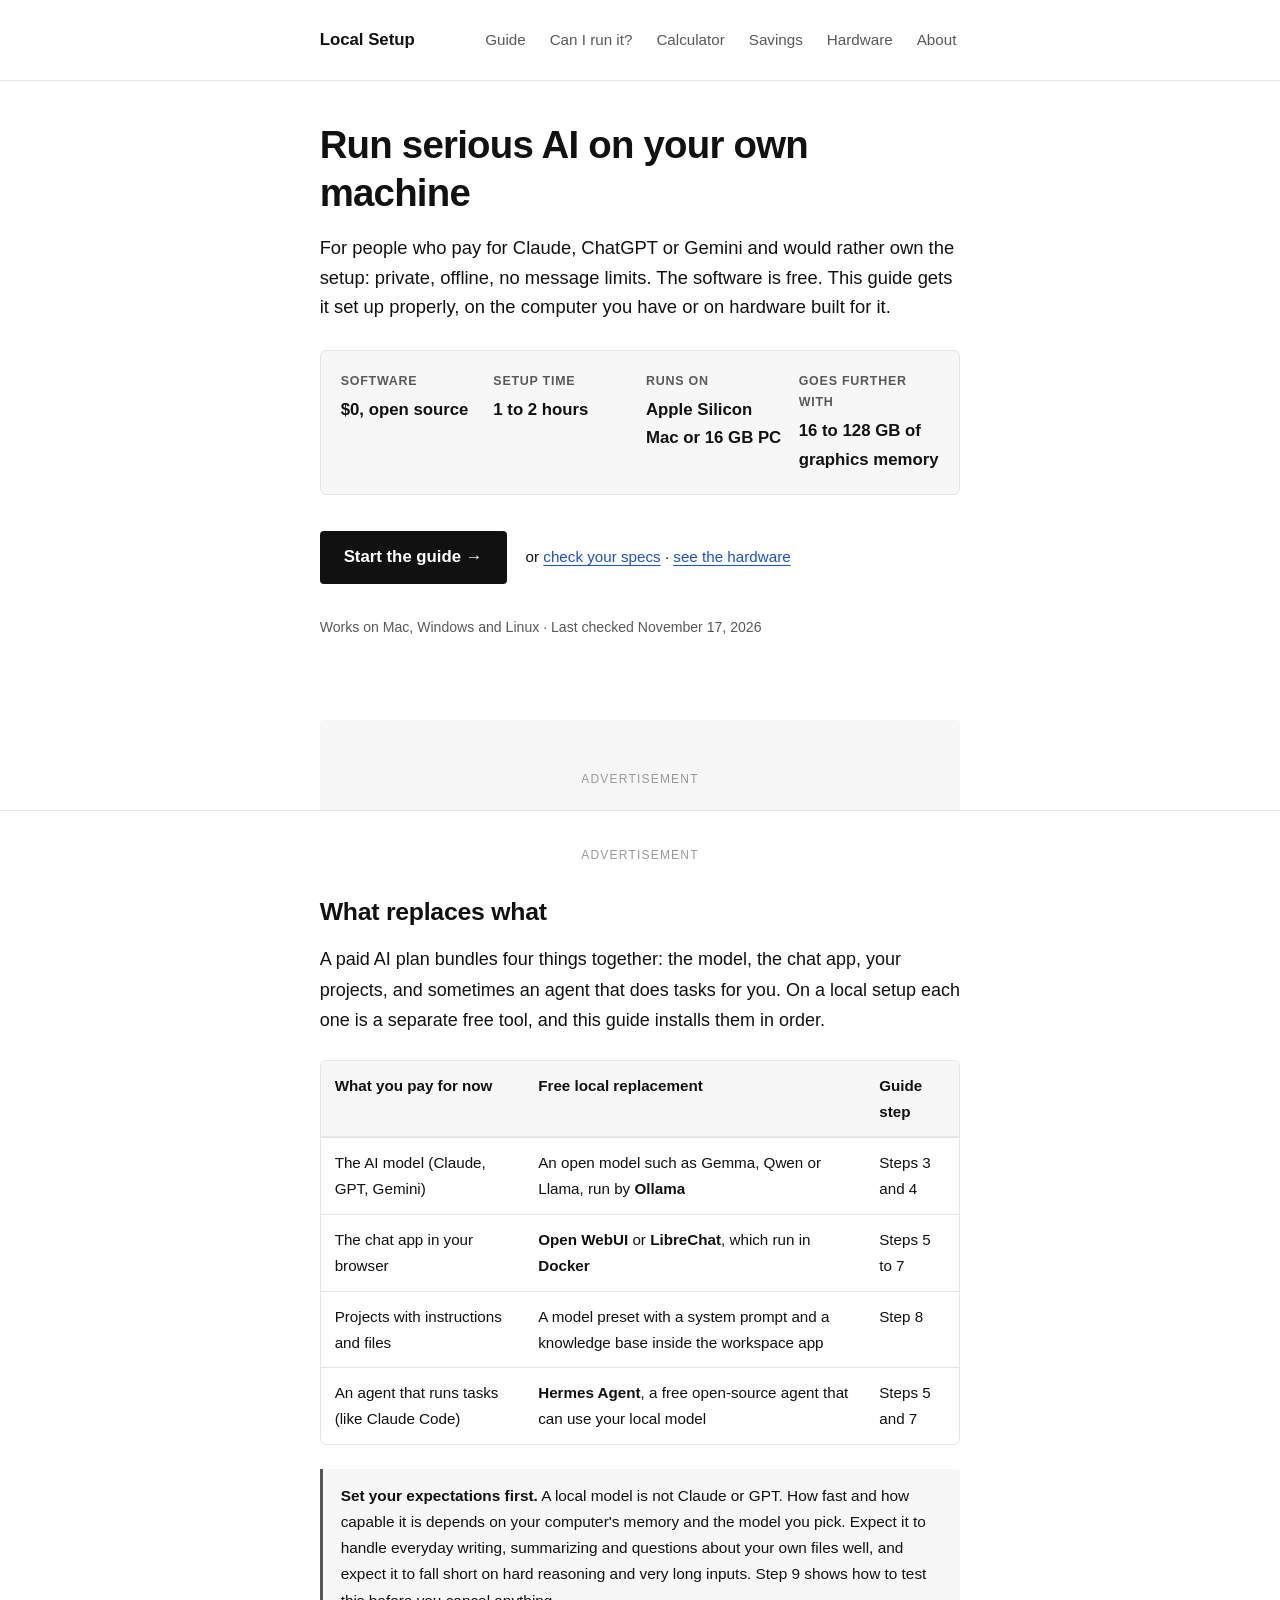
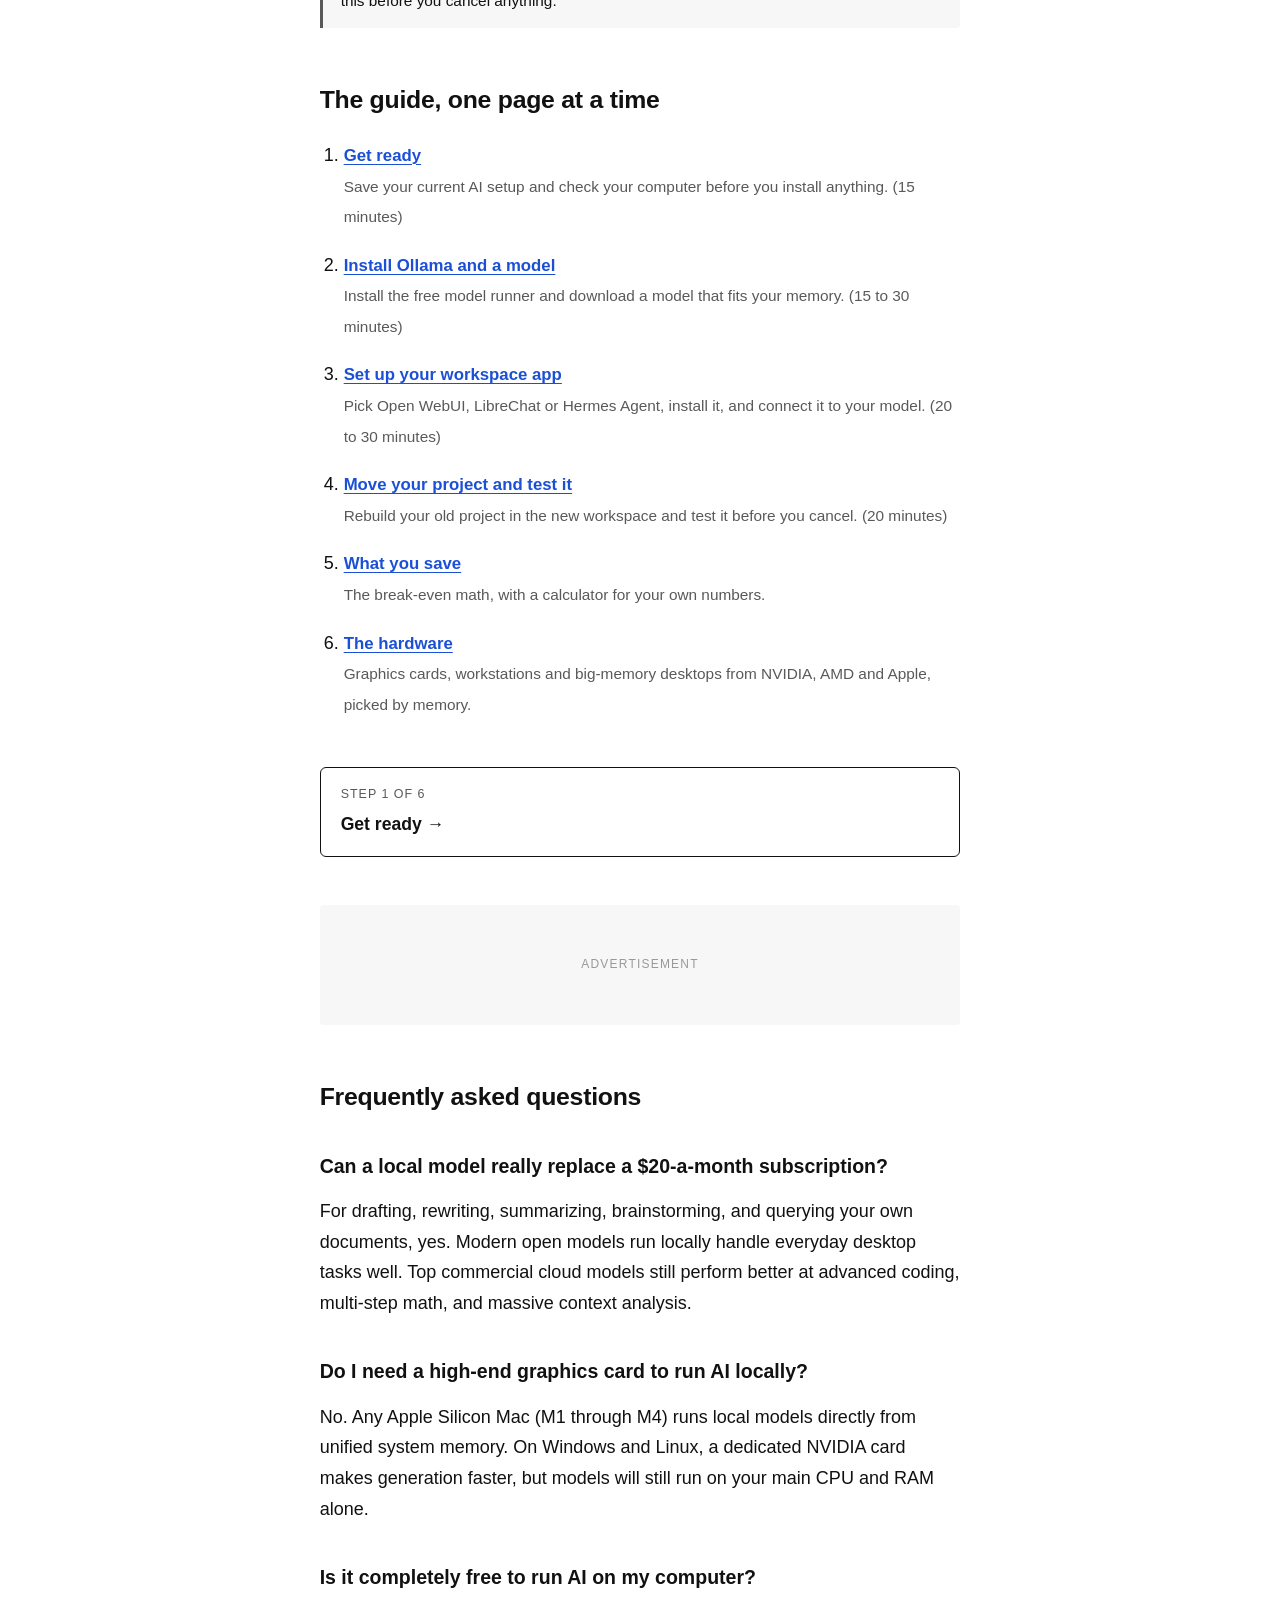
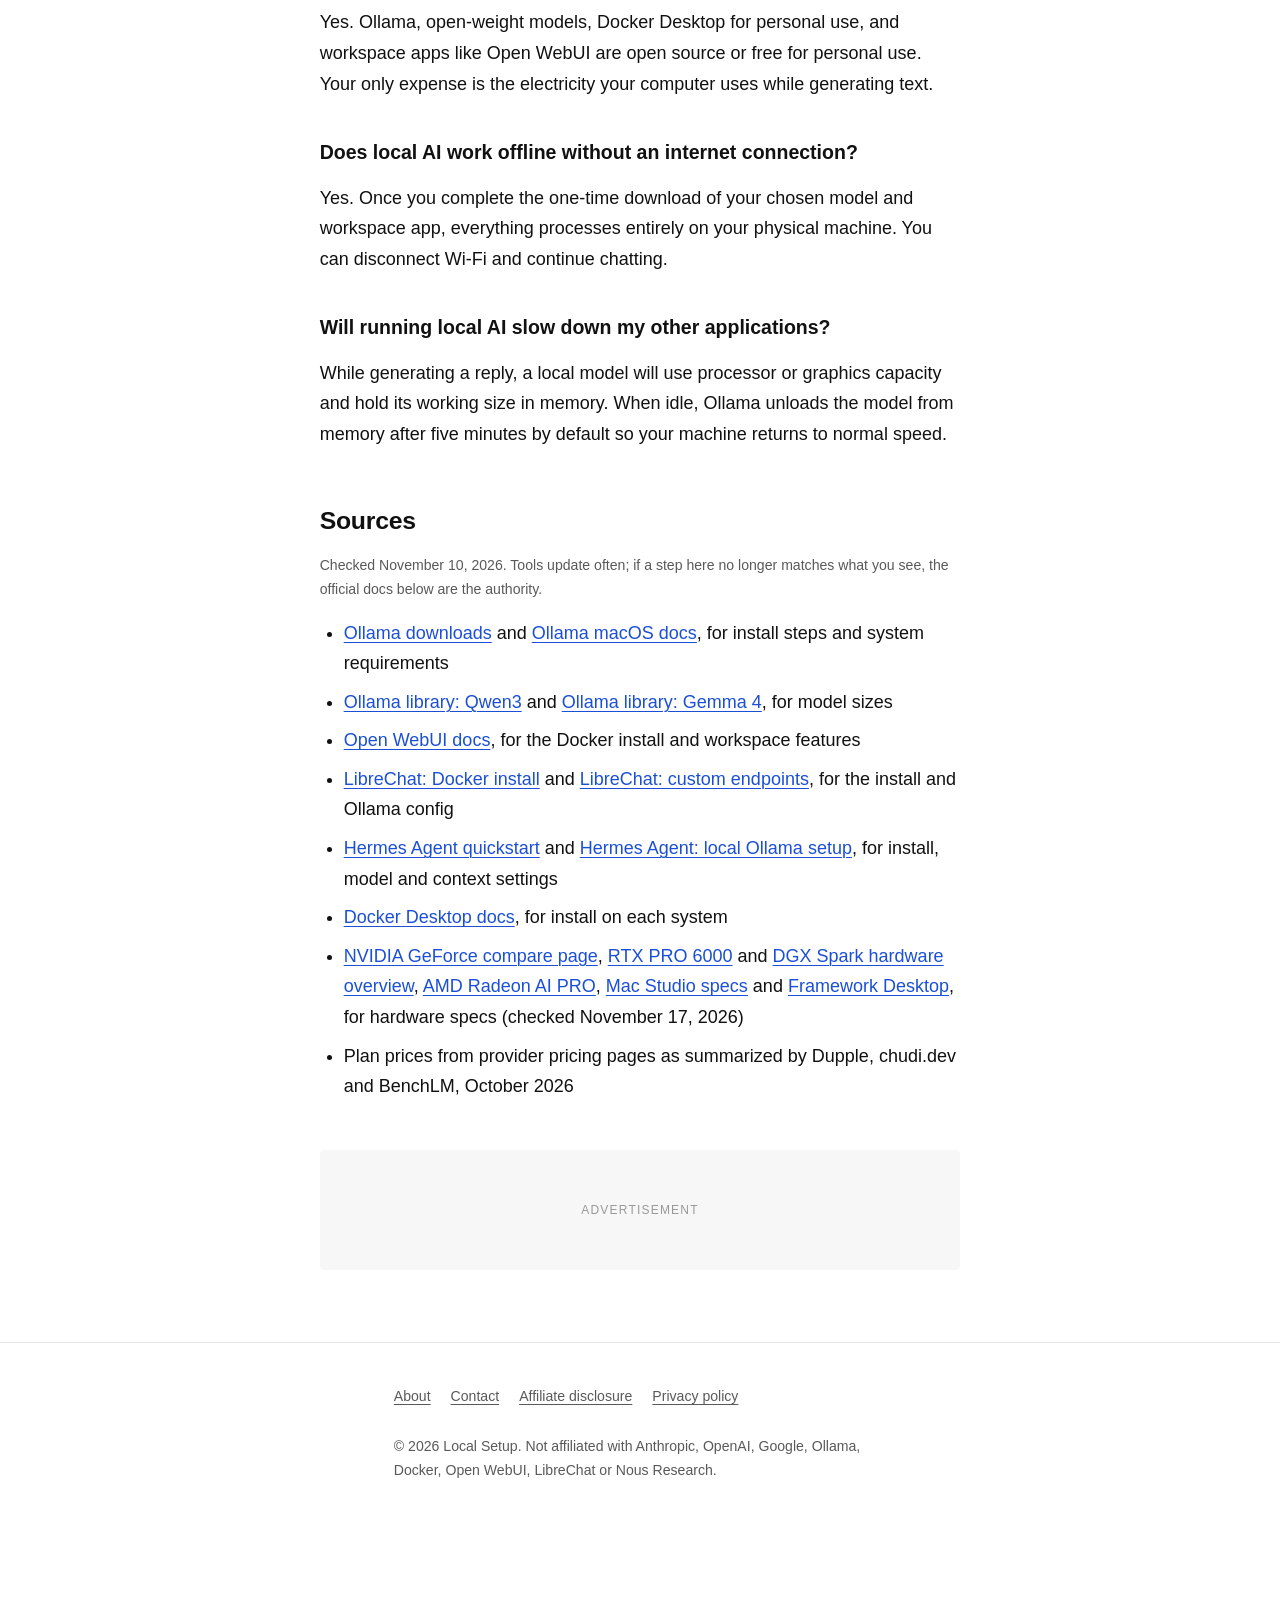
<file: docs/index.html>
<!doctype html>
<html lang="en" class="no-js">
<head>
<meta charset="utf-8">
<meta name="viewport" content="width=device-width, initial-scale=1">
<title>Move Your AI Workspace Off Subscriptions to Free Local AI | Local Setup</title>
<meta name="description" content="A step-by-step process for replacing Claude, ChatGPT or Gemini subscriptions with a free local AI workspace: Ollama, a model sized to your RAM, and Open WebUI.">
<link rel="canonical" href="https://welles-carbert.github.io/Local-setup/">
<meta property="og:type" content="website">
<meta property="og:title" content="Move Your AI Workspace Off Subscriptions to Free Local AI | Local Setup">
<meta property="og:description" content="A step-by-step process for replacing Claude, ChatGPT or Gemini subscriptions with a free local AI workspace: Ollama, a model sized to your RAM, and Open WebUI.">
<meta property="og:url" content="https://welles-carbert.github.io/Local-setup/">
<link rel="stylesheet" href="assets/style.css?v=6">
<script type="application/ld+json">
{
 "@context": "https://schema.org",
 "@graph": [
  {
   "@type": "BreadcrumbList",
   "itemListElement": [
    {
     "@type": "ListItem",
     "position": 1,
     "name": "Local Setup",
     "item": "https://welles-carbert.github.io/Local-setup/"
    }
   ]
  },
  {
   "@type": "WebSite",
   "name": "Local Setup",
   "url": "https://welles-carbert.github.io/Local-setup/"
  },
  {
   "@type": "HowTo",
   "name": "Move your AI workspace from paid subscriptions to free local AI",
   "description": "A step-by-step process for replacing Claude, ChatGPT or Gemini subscriptions with a free local AI workspace: Ollama, a model sized to your RAM, and Open WebUI, LibreChat or Hermes Agent.",
   "totalTime": "PT2H",
   "estimatedCost": {
    "@type": "MonetaryAmount",
    "currency": "USD",
    "value": "0"
   },
   "tool": [
    {
     "@type": "HowToTool",
     "name": "Ollama"
    },
    {
     "@type": "HowToTool",
     "name": "Docker Desktop"
    },
    {
     "@type": "HowToTool",
     "name": "Open WebUI, LibreChat or Hermes Agent"
    }
   ],
   "step": [
    {
     "@type": "HowToStep",
     "position": 1,
     "name": "Get ready",
     "url": "https://welles-carbert.github.io/Local-setup/get-ready.html"
    },
    {
     "@type": "HowToStep",
     "position": 2,
     "name": "Install Ollama and a model",
     "url": "https://welles-carbert.github.io/Local-setup/install-ollama.html"
    },
    {
     "@type": "HowToStep",
     "position": 3,
     "name": "Set up your workspace app",
     "url": "https://welles-carbert.github.io/Local-setup/workspace.html"
    },
    {
     "@type": "HowToStep",
     "position": 4,
     "name": "Move your project and test it",
     "url": "https://welles-carbert.github.io/Local-setup/move-project.html"
    }
   ]
  },
  {
   "@type": "FAQPage",
   "mainEntity": [
    {
     "@type": "Question",
     "name": "Can a local model really replace a $20-a-month subscription?",
     "acceptedAnswer": {
      "@type": "Answer",
      "text": "For drafting, rewriting, summarizing, brainstorming, and querying your own documents, yes. Modern open models run locally handle everyday desktop tasks well. Top commercial cloud models still perform better at advanced coding, multi-step math, and massive context analysis."
     }
    },
    {
     "@type": "Question",
     "name": "Do I need a high-end graphics card to run AI locally?",
     "acceptedAnswer": {
      "@type": "Answer",
      "text": "No. Any Apple Silicon Mac (M1 through M4) runs local models directly from unified system memory. On Windows and Linux, a dedicated NVIDIA card makes generation faster, but models will still run on your main CPU and RAM alone."
     }
    },
    {
     "@type": "Question",
     "name": "Is it completely free to run AI on my computer?",
     "acceptedAnswer": {
      "@type": "Answer",
      "text": "Yes. Ollama, open-weight models, Docker Desktop for personal use, and workspace apps like Open WebUI are open source or free for personal use. Your only expense is the electricity your computer uses while generating text."
     }
    },
    {
     "@type": "Question",
     "name": "Does local AI work offline without an internet connection?",
     "acceptedAnswer": {
      "@type": "Answer",
      "text": "Yes. Once you complete the one-time download of your chosen model and workspace app, everything processes entirely on your physical machine. You can disconnect Wi-Fi and continue chatting."
     }
    },
    {
     "@type": "Question",
     "name": "Will running local AI slow down my other applications?",
     "acceptedAnswer": {
      "@type": "Answer",
      "text": "While generating a reply, a local model will use processor or graphics capacity and hold its working size in memory. When idle, Ollama unloads the model from memory after five minutes by default so your machine returns to normal speed."
     }
    }
   ]
  }
 ]
}
</script>
</head>
<body>
<header class="site-header">
  <div class="wrap">
    <a class="brand" href="index.html">Local Setup</a>
    <nav class="site-nav" aria-label="Main">
      <a href="get-ready.html">Guide</a>
      <a href="what-can-i-run.html">Can I run it?</a>
      <a href="cost-calculator.html">Calculator</a>
      <a href="savings.html">Savings</a>
      <a href="home-setup.html">Hardware</a>
      <a href="about.html">About</a>
    </nav>
  </div>
</header>
<main class="wrap">
<div class="hero">
  <h1>Run serious AI on your own machine</h1>
  <p class="lede">For people who pay for Claude, ChatGPT or Gemini and would rather own the setup: private, offline, no message limits. The software is free. This guide gets it set up properly, on the computer you have or on hardware built for it.</p>

  <div class="glance-grid">
    <div class="glance-item">
      <strong>Software</strong>
      <span>$0, open source</span>
    </div>
    <div class="glance-item">
      <strong>Setup time</strong>
      <span>1 to 2 hours</span>
    </div>
    <div class="glance-item">
      <strong>Runs on</strong>
      <span>Apple Silicon Mac or 16 GB PC</span>
    </div>
    <div class="glance-item">
      <strong>Goes further with</strong>
      <span>16 to 128 GB of graphics memory</span>
    </div>
  </div>

  <p>
    <a class="btn-start" href="get-ready.html">Start the guide →</a>
    <span style="display:inline-block; margin-left:14px; font-size:.95rem;">or <a href="what-can-i-run.html">check your specs</a> · <a href="home-setup.html">see the hardware</a></span>
  </p>
  <p class="meta">Works on Mac, Windows and Linux · Last checked November 17, 2026</p>
</div>

<!-- AD SPOT 1 of 3: paste ad code inside this div -->
<div class="ad-slot" data-ad-slot="banner-1"></div>

<section>
  <h2>What replaces what</h2>
  <p>A paid AI plan bundles four things together: the model, the chat app, your projects, and sometimes an agent that does tasks for you. On a local setup each one is a separate free tool, and this guide installs them in order.</p>
  <div class="table-wrap">
    <table>
      <thead><tr><th>What you pay for now</th><th>Free local replacement</th><th>Guide step</th></tr></thead>
      <tbody>
        <tr><td>The AI model (Claude, GPT, Gemini)</td><td>An open model such as Gemma, Qwen or Llama, run by <strong>Ollama</strong></td><td>Steps 3 and 4</td></tr>
        <tr><td>The chat app in your browser</td><td><strong>Open WebUI</strong> or <strong>LibreChat</strong>, which run in <strong>Docker</strong></td><td>Steps 5 to 7</td></tr>
        <tr><td>Projects with instructions and files</td><td>A model preset with a system prompt and a knowledge base inside the workspace app</td><td>Step 8</td></tr>
        <tr><td>An agent that runs tasks (like Claude Code)</td><td><strong>Hermes Agent</strong>, a free open-source agent that can use your local model</td><td>Steps 5 and 7</td></tr>
      </tbody>
    </table>
  </div>
  <div class="note"><p><strong>Set your expectations first.</strong> A local model is not Claude or GPT. How fast and how capable it is depends on your computer's memory and the model you pick. Expect it to handle everyday writing, summarizing and questions about your own files well, and expect it to fall short on hard reasoning and very long inputs. Step 9 shows how to test this before you cancel anything.</p></div>
</section>

<section>
  <h2>The guide, one page at a time</h2>
  <ol class="steps">
    <li><a href="get-ready.html">Get ready</a><br><span>Save your current AI setup and check your computer before you install anything. (15 minutes)</span></li>
    <li><a href="install-ollama.html">Install Ollama and a model</a><br><span>Install the free model runner and download a model that fits your memory. (15 to 30 minutes)</span></li>
    <li><a href="workspace.html">Set up your workspace app</a><br><span>Pick Open WebUI, LibreChat or Hermes Agent, install it, and connect it to your model. (20 to 30 minutes)</span></li>
    <li><a href="move-project.html">Move your project and test it</a><br><span>Rebuild your old project in the new workspace and test it before you cancel. (20 minutes)</span></li>
    <li><a href="savings.html">What you save</a><br><span>The break-even math, with a calculator for your own numbers.</span></li>
    <li><a href="home-setup.html">The hardware</a><br><span>Graphics cards, workstations and big-memory desktops from NVIDIA, AMD and Apple, picked by memory.</span></li>
  </ol>
  <nav class="pager"><a class="next" href="get-ready.html"><span>Step 1 of 6</span>Get ready →</a></nav>
</section>

<!-- AD SPOT 2 of 3: paste ad code inside this div -->
<div class="ad-slot" data-ad-slot="banner-2"></div>

<section id="faq">
  <h2>Frequently asked questions</h2>
  <h3>Can a local model really replace a $20-a-month subscription?</h3>
  <p>For drafting, rewriting, summarizing, brainstorming, and querying your own documents, yes. Modern open models run locally handle everyday desktop tasks well. Top commercial cloud models still perform better at advanced coding, multi-step math, and massive context analysis.</p>

  <h3>Do I need a high-end graphics card to run AI locally?</h3>
  <p>No. Any Apple Silicon Mac (M1 through M4) runs local models directly from unified system memory. On Windows and Linux, a dedicated NVIDIA card makes generation faster, but models will still run on your main CPU and RAM alone.</p>

  <h3>Is it completely free to run AI on my computer?</h3>
  <p>Yes. Ollama, open-weight models, Docker Desktop for personal use, and workspace apps like Open WebUI are open source or free for personal use. Your only expense is the electricity your computer uses while generating text.</p>

  <h3>Does local AI work offline without an internet connection?</h3>
  <p>Yes. Once you complete the one-time download of your chosen model and workspace app, everything processes entirely on your physical machine. You can disconnect Wi-Fi and continue chatting.</p>

  <h3>Will running local AI slow down my other applications?</h3>
  <p>While generating a reply, a local model will use processor or graphics capacity and hold its working size in memory. When idle, Ollama unloads the model from memory after five minutes by default so your machine returns to normal speed.</p>
</section>

<section>
  <h2>Sources</h2>
  <p class="meta">Checked November 10, 2026. Tools update often; if a step here no longer matches what you see, the official docs below are the authority.</p>
  <ul class="sources">
    <li><a href="https://ollama.com/download" rel="noopener">Ollama downloads</a> and <a href="https://docs.ollama.com/macos" rel="noopener">Ollama macOS docs</a>, for install steps and system requirements</li>
    <li><a href="https://ollama.com/library/qwen3" rel="noopener">Ollama library: Qwen3</a> and <a href="https://ollama.com/library/gemma4" rel="noopener">Ollama library: Gemma 4</a>, for model sizes</li>
    <li><a href="https://docs.openwebui.com/" rel="noopener">Open WebUI docs</a>, for the Docker install and workspace features</li>
    <li><a href="https://www.librechat.ai/docs/local/docker" rel="noopener">LibreChat: Docker install</a> and <a href="https://www.librechat.ai/docs/quick_start/custom_endpoints" rel="noopener">LibreChat: custom endpoints</a>, for the install and Ollama config</li>
    <li><a href="https://hermes-agent.nousresearch.com/docs/getting-started/quickstart" rel="noopener">Hermes Agent quickstart</a> and <a href="https://hermes-agent.nousresearch.com/docs/guides/local-ollama-setup" rel="noopener">Hermes Agent: local Ollama setup</a>, for install, model and context settings</li>
    <li><a href="https://docs.docker.com/desktop/" rel="noopener">Docker Desktop docs</a>, for install on each system</li>
    <li><a href="https://www.nvidia.com/en-us/geforce/graphics-cards/compare/" rel="noopener">NVIDIA GeForce compare page</a>, <a href="https://www.nvidia.com/rtx-pro-6000" rel="noopener">RTX PRO 6000</a> and <a href="https://docs.nvidia.com/dgx/dgx-spark/hardware.html" rel="noopener">DGX Spark hardware overview</a>, <a href="https://www.amd.com/en/products/graphics/workstations/radeon-ai-pro.html" rel="noopener">AMD Radeon AI PRO</a>, <a href="https://www.apple.com/mac-studio/specs/" rel="noopener">Mac Studio specs</a> and <a href="https://frame.work/products/desktop" rel="noopener">Framework Desktop</a>, for hardware specs (checked November 17, 2026)</li>
    <li>Plan prices from provider pricing pages as summarized by Dupple, chudi.dev and BenchLM, October 2026</li>
  </ul>
</section>

<!-- AD SPOT 3 of 3: paste ad code inside this div -->
<div class="ad-slot" data-ad-slot="banner-3"></div>
</main>
<footer class="site-footer">
  <div class="wrap">
    <nav aria-label="Footer">
      <a href="about.html">About</a>
      <a href="contact.html">Contact</a>
      <a href="disclosure.html">Affiliate disclosure</a>
      <a href="privacy.html">Privacy policy</a>
    </nav>
    <p>© <span id="year">2026</span> Local Setup. Not affiliated with Anthropic, OpenAI, Google, Ollama, Docker, Open WebUI, LibreChat or Nous Research.</p>
  </div>
</footer>
<!-- AD SPOT 4 (sticky bottom banner): paste ad code inside this div -->
<div class="ad-sticky" data-ad-slot="banner-sticky"></div>
<script src="assets/app.js?v=6"></script>
</body>
</html>
</file>
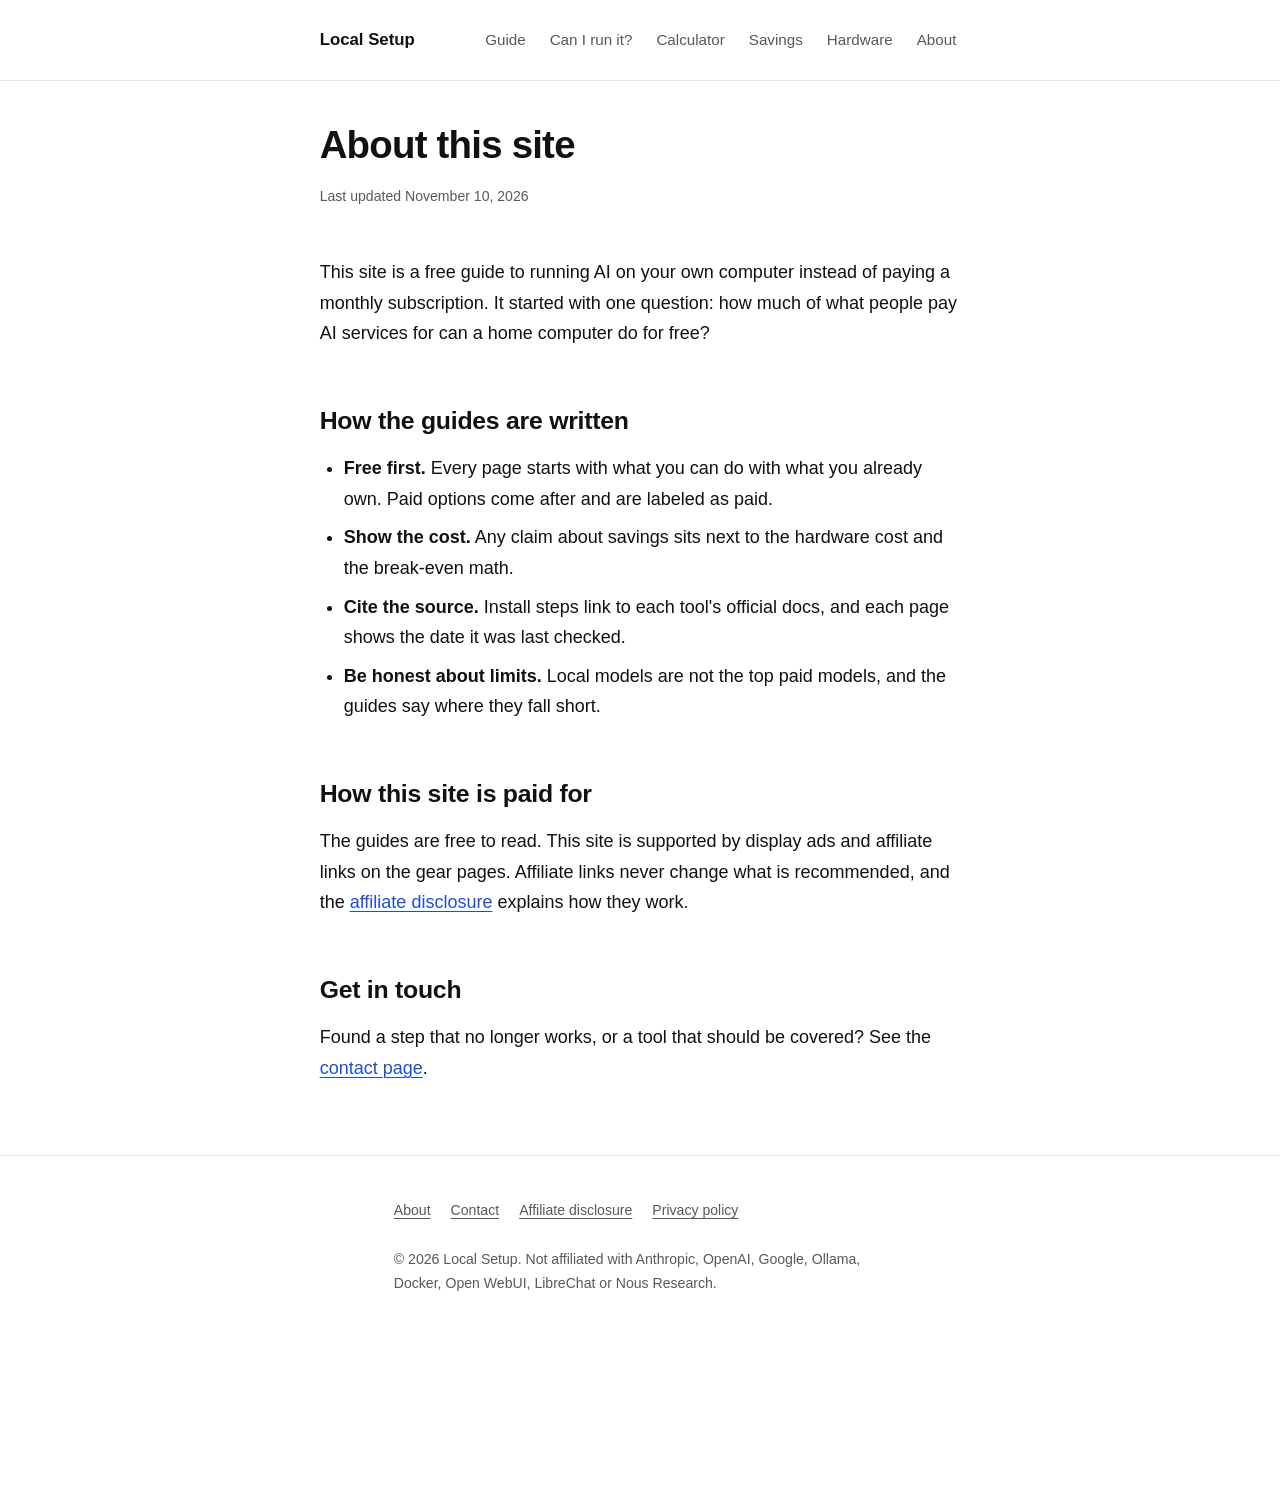
<file: docs/about.html>
<!doctype html>
<html lang="en" class="no-js">
<head>
<meta charset="utf-8">
<meta name="viewport" content="width=device-width, initial-scale=1">
<title>About this site | Local Setup</title>
<meta name="description" content="Who runs this site and why the guides are free-first.">
<link rel="canonical" href="https://welles-carbert.github.io/Local-setup/about.html">
<meta property="og:type" content="website">
<meta property="og:title" content="About this site | Local Setup">
<meta property="og:description" content="Who runs this site and why the guides are free-first.">
<meta property="og:url" content="https://welles-carbert.github.io/Local-setup/about.html">
<link rel="stylesheet" href="assets/style.css?v=6">
<script type="application/ld+json">
{
 "@context": "https://schema.org",
 "@graph": [
  {
   "@type": "BreadcrumbList",
   "itemListElement": [
    {
     "@type": "ListItem",
     "position": 1,
     "name": "Local Setup",
     "item": "https://welles-carbert.github.io/Local-setup/"
    },
    {
     "@type": "ListItem",
     "position": 2,
     "name": "About this site",
     "item": "https://welles-carbert.github.io/Local-setup/about.html"
    }
   ]
  },
  {
   "@type": "AboutPage",
   "name": "About this site | Local Setup",
   "description": "Who runs this site and why the guides are free-first.",
   "url": "https://welles-carbert.github.io/Local-setup/about.html",
   "publisher": {
    "@type": "Organization",
    "name": "Local Setup",
    "url": "https://welles-carbert.github.io/Local-setup/"
   }
  }
 ]
}
</script>
</head>
<body>
<header class="site-header">
  <div class="wrap">
    <a class="brand" href="index.html">Local Setup</a>
    <nav class="site-nav" aria-label="Main">
      <a href="get-ready.html">Guide</a>
      <a href="what-can-i-run.html">Can I run it?</a>
      <a href="cost-calculator.html">Calculator</a>
      <a href="savings.html">Savings</a>
      <a href="home-setup.html">Hardware</a>
      <a href="about.html">About</a>
    </nav>
  </div>
</header>
<main class="wrap">
<div class="hero">
  <h1>About this site</h1>
  <p class="meta">Last updated November 10, 2026</p>
</div>

<p>This site is a free guide to running AI on your own computer instead of paying a monthly subscription. It started with one question: how much of what people pay AI services for can a home computer do for free?</p>

<h2>How the guides are written</h2>
<ul>
  <li><strong>Free first.</strong> Every page starts with what you can do with what you already own. Paid options come after and are labeled as paid.</li>
  <li><strong>Show the cost.</strong> Any claim about savings sits next to the hardware cost and the break-even math.</li>
  <li><strong>Cite the source.</strong> Install steps link to each tool's official docs, and each page shows the date it was last checked.</li>
  <li><strong>Be honest about limits.</strong> Local models are not the top paid models, and the guides say where they fall short.</li>
</ul>

<h2>How this site is paid for</h2>
<p>The guides are free to read. This site is supported by display ads and affiliate links on the gear pages. Affiliate links never change what is recommended, and the <a href="disclosure.html">affiliate disclosure</a> explains how they work.</p>

<h2>Get in touch</h2>
<p>Found a step that no longer works, or a tool that should be covered? See the <a href="contact.html">contact page</a>.</p>

</main>
<footer class="site-footer">
  <div class="wrap">
    <nav aria-label="Footer">
      <a href="about.html">About</a>
      <a href="contact.html">Contact</a>
      <a href="disclosure.html">Affiliate disclosure</a>
      <a href="privacy.html">Privacy policy</a>
    </nav>
    <p>© <span id="year">2026</span> Local Setup. Not affiliated with Anthropic, OpenAI, Google, Ollama, Docker, Open WebUI, LibreChat or Nous Research.</p>
  </div>
</footer>
<script src="assets/app.js?v=6"></script>
</body>
</html>
</file>
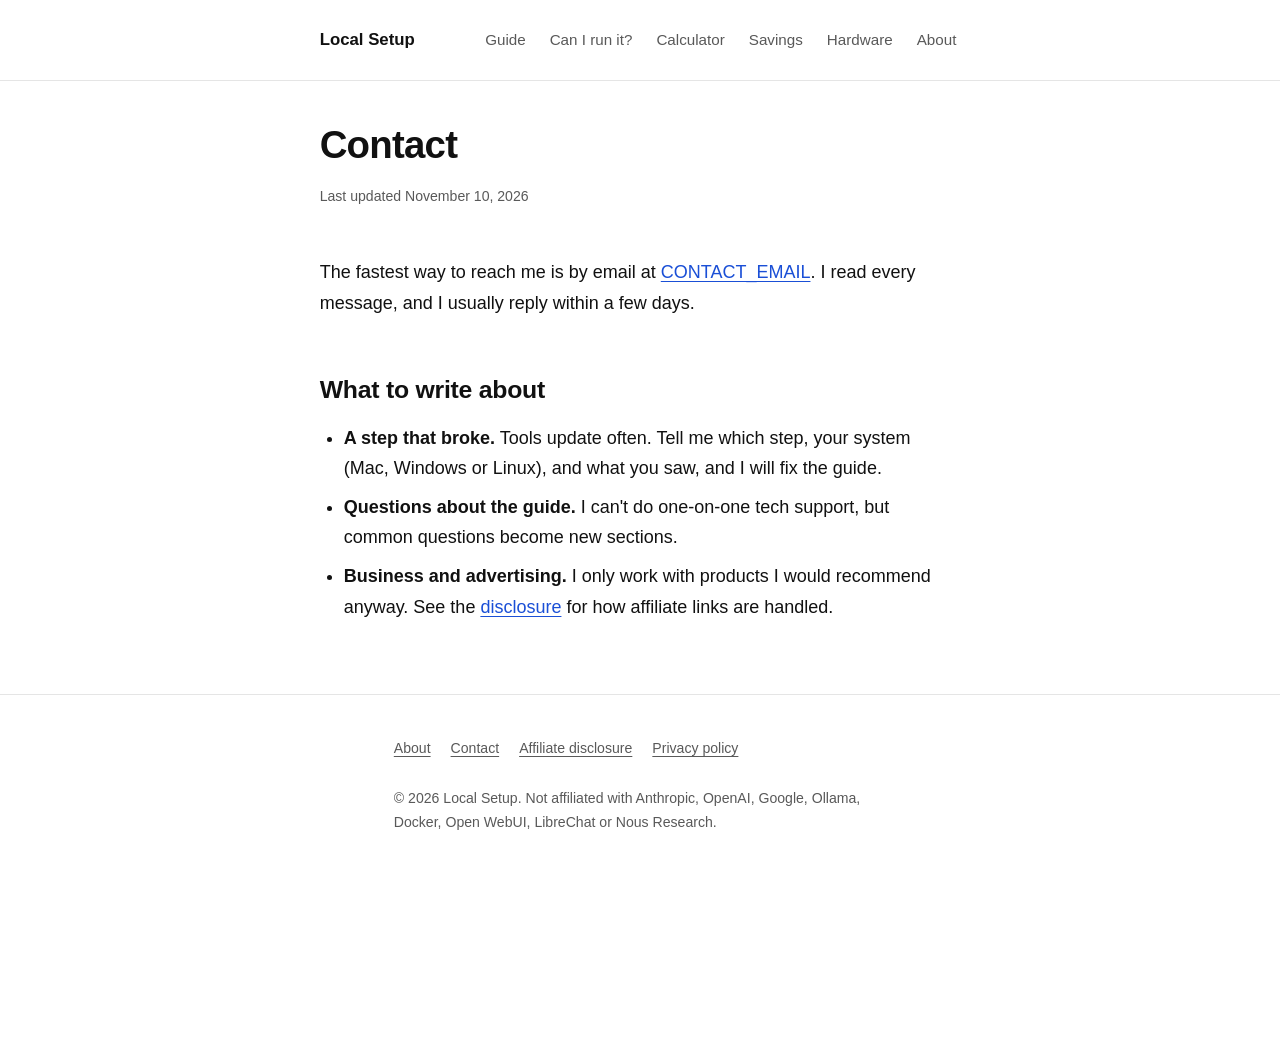
<file: docs/contact.html>
<!doctype html>
<html lang="en" class="no-js">
<head>
<meta charset="utf-8">
<meta name="viewport" content="width=device-width, initial-scale=1">
<title>Contact | Local Setup</title>
<meta name="description" content="How to get in touch with corrections, questions or business inquiries.">
<link rel="canonical" href="https://welles-carbert.github.io/Local-setup/contact.html">
<meta property="og:type" content="website">
<meta property="og:title" content="Contact | Local Setup">
<meta property="og:description" content="How to get in touch with corrections, questions or business inquiries.">
<meta property="og:url" content="https://welles-carbert.github.io/Local-setup/contact.html">
<link rel="stylesheet" href="assets/style.css?v=6">
<script type="application/ld+json">
{
 "@context": "https://schema.org",
 "@graph": [
  {
   "@type": "BreadcrumbList",
   "itemListElement": [
    {
     "@type": "ListItem",
     "position": 1,
     "name": "Local Setup",
     "item": "https://welles-carbert.github.io/Local-setup/"
    },
    {
     "@type": "ListItem",
     "position": 2,
     "name": "Contact",
     "item": "https://welles-carbert.github.io/Local-setup/contact.html"
    }
   ]
  },
  {
   "@type": "ContactPage",
   "name": "Contact | Local Setup",
   "description": "How to get in touch with corrections, questions or business inquiries.",
   "url": "https://welles-carbert.github.io/Local-setup/contact.html",
   "publisher": {
    "@type": "Organization",
    "name": "Local Setup",
    "url": "https://welles-carbert.github.io/Local-setup/"
   }
  }
 ]
}
</script>
</head>
<body>
<header class="site-header">
  <div class="wrap">
    <a class="brand" href="index.html">Local Setup</a>
    <nav class="site-nav" aria-label="Main">
      <a href="get-ready.html">Guide</a>
      <a href="what-can-i-run.html">Can I run it?</a>
      <a href="cost-calculator.html">Calculator</a>
      <a href="savings.html">Savings</a>
      <a href="home-setup.html">Hardware</a>
      <a href="about.html">About</a>
    </nav>
  </div>
</header>
<main class="wrap">
<div class="hero">
  <h1>Contact</h1>
  <p class="meta">Last updated November 10, 2026</p>
</div>

<p>The fastest way to reach me is by email at <a href="mailto:CONTACT_EMAIL">CONTACT_EMAIL</a>. I read every message, and I usually reply within a few days.</p>

<h2>What to write about</h2>
<ul>
  <li><strong>A step that broke.</strong> Tools update often. Tell me which step, your system (Mac, Windows or Linux), and what you saw, and I will fix the guide.</li>
  <li><strong>Questions about the guide.</strong> I can't do one-on-one tech support, but common questions become new sections.</li>
  <li><strong>Business and advertising.</strong> I only work with products I would recommend anyway. See the <a href="disclosure.html">disclosure</a> for how affiliate links are handled.</li>
</ul>

</main>
<footer class="site-footer">
  <div class="wrap">
    <nav aria-label="Footer">
      <a href="about.html">About</a>
      <a href="contact.html">Contact</a>
      <a href="disclosure.html">Affiliate disclosure</a>
      <a href="privacy.html">Privacy policy</a>
    </nav>
    <p>© <span id="year">2026</span> Local Setup. Not affiliated with Anthropic, OpenAI, Google, Ollama, Docker, Open WebUI, LibreChat or Nous Research.</p>
  </div>
</footer>
<script src="assets/app.js?v=6"></script>
</body>
</html>
</file>
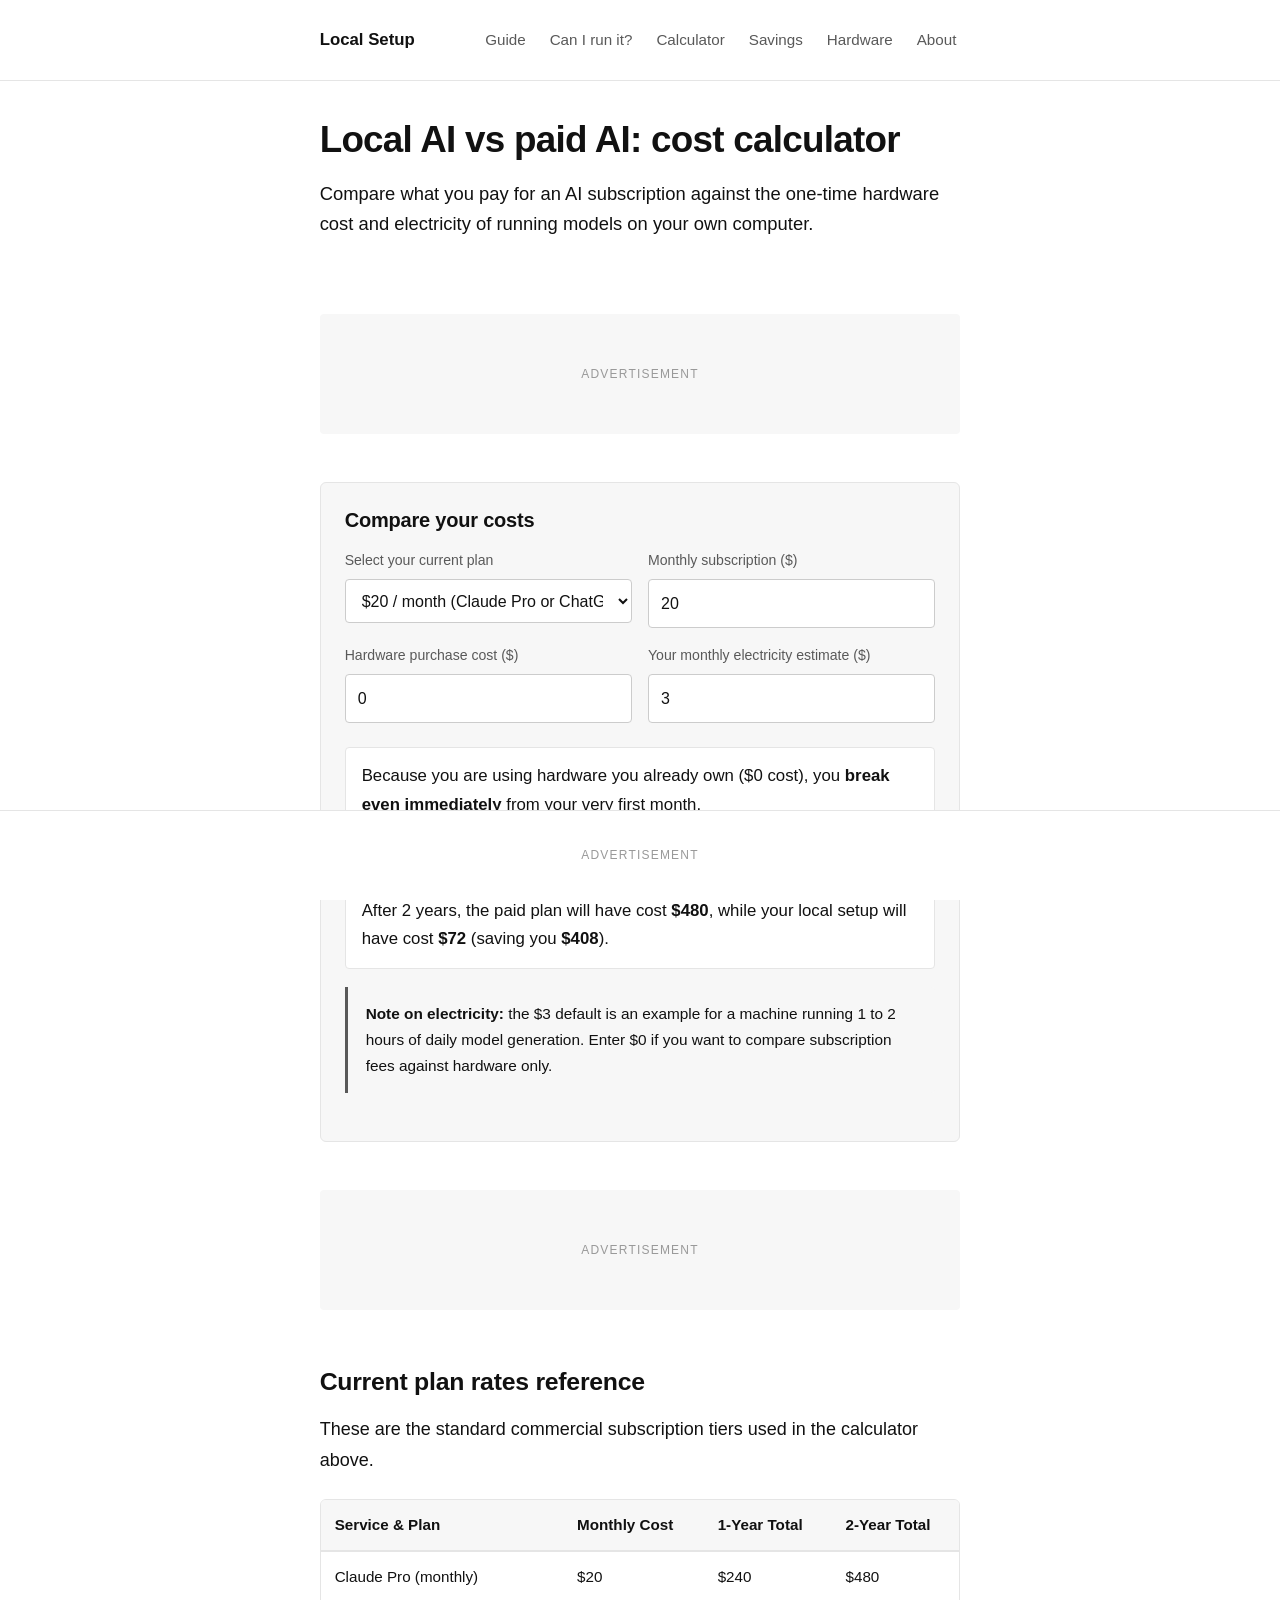
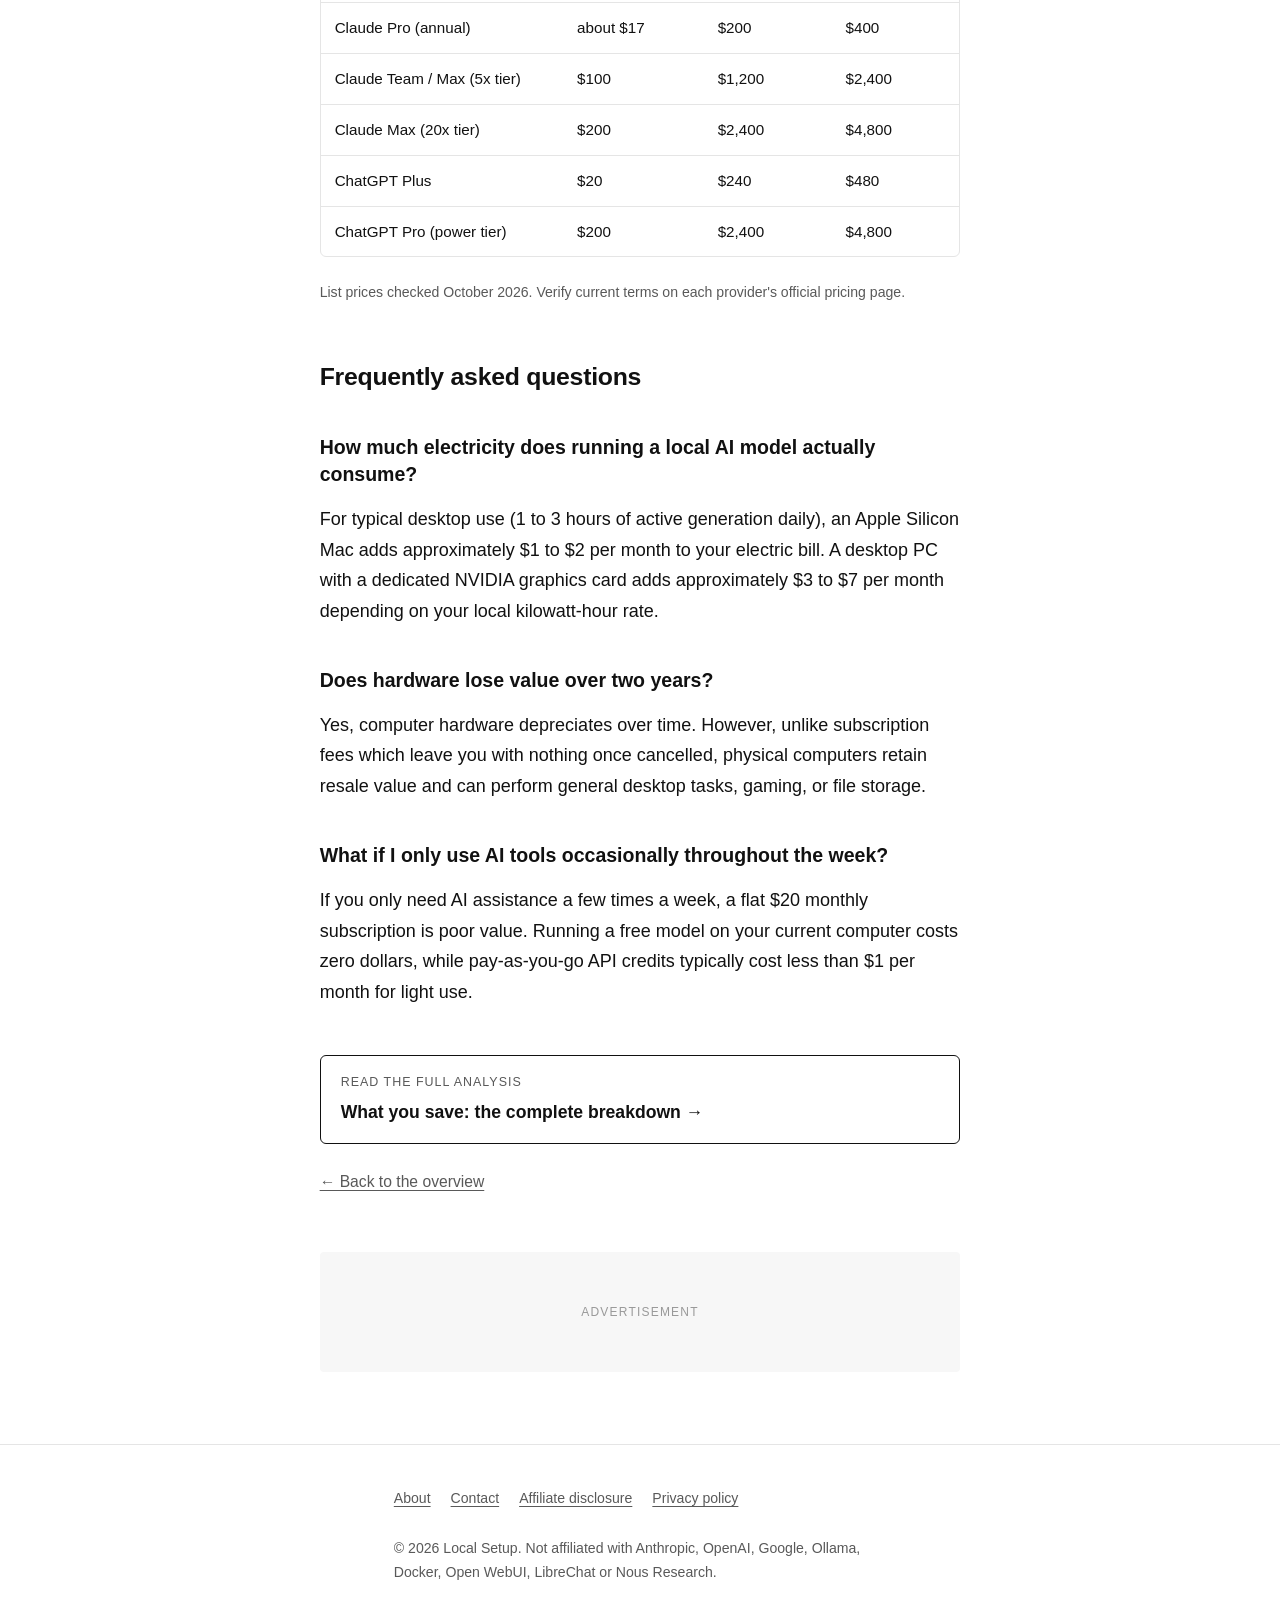
<file: docs/cost-calculator.html>
<!doctype html>
<html lang="en" class="no-js">
<head>
<meta charset="utf-8">
<meta name="viewport" content="width=device-width, initial-scale=1">
<title>Local AI vs paid AI: cost calculator | Local Setup</title>
<meta name="description" content="Calculate your break-even time and compare 1-year and 2-year costs between paid AI subscriptions and local AI.">
<link rel="canonical" href="https://welles-carbert.github.io/Local-setup/cost-calculator.html">
<meta property="og:type" content="website">
<meta property="og:title" content="Local AI vs paid AI: cost calculator | Local Setup">
<meta property="og:description" content="Calculate your break-even time and compare 1-year and 2-year costs between paid AI subscriptions and local AI.">
<meta property="og:url" content="https://welles-carbert.github.io/Local-setup/cost-calculator.html">
<link rel="stylesheet" href="assets/style.css?v=6">
<script type="application/ld+json">
{
 "@context": "https://schema.org",
 "@graph": [
  {
   "@type": "BreadcrumbList",
   "itemListElement": [
    {
     "@type": "ListItem",
     "position": 1,
     "name": "Local Setup",
     "item": "https://welles-carbert.github.io/Local-setup/"
    },
    {
     "@type": "ListItem",
     "position": 2,
     "name": "Cost calculator",
     "item": "https://welles-carbert.github.io/Local-setup/cost-calculator.html"
    }
   ]
  },
  {
   "@type": "WebApplication",
   "name": "Local AI vs Paid AI Cost Calculator | Local Setup",
   "url": "https://welles-carbert.github.io/Local-setup/cost-calculator.html",
   "applicationCategory": "FinanceApplication",
   "operatingSystem": "All",
   "offers": {
    "@type": "Offer",
    "price": "0",
    "priceCurrency": "USD"
   }
  },
  {
   "@type": "FAQPage",
   "mainEntity": [
    {
     "@type": "Question",
     "name": "How much electricity does running a local AI model actually consume?",
     "acceptedAnswer": {
      "@type": "Answer",
      "text": "For typical desktop use (1 to 3 hours of active generation daily), an Apple Silicon Mac adds approximately $1 to $2 per month to your electric bill. A desktop PC with a dedicated NVIDIA graphics card adds approximately $3 to $7 per month depending on your local kilowatt-hour rate."
     }
    },
    {
     "@type": "Question",
     "name": "Does hardware lose value over two years?",
     "acceptedAnswer": {
      "@type": "Answer",
      "text": "Yes, computer hardware depreciates over time. However, unlike subscription fees which leave you with nothing once cancelled, physical computers retain resale value and can perform general desktop tasks, gaming, or file storage."
     }
    },
    {
     "@type": "Question",
     "name": "What if I only use AI tools occasionally throughout the week?",
     "acceptedAnswer": {
      "@type": "Answer",
      "text": "If you only need AI assistance a few times a week, a flat $20 monthly subscription is poor value. Running a free model on your current computer costs zero dollars, while pay-as-you-go API credits typically cost less than $1 per month for light use."
     }
    }
   ]
  }
 ]
}
</script>
</head>
<body>
<header class="site-header">
  <div class="wrap">
    <a class="brand" href="index.html">Local Setup</a>
    <nav class="site-nav" aria-label="Main">
      <a href="get-ready.html">Guide</a>
      <a href="what-can-i-run.html">Can I run it?</a>
      <a href="cost-calculator.html">Calculator</a>
      <a href="savings.html">Savings</a>
      <a href="home-setup.html">Hardware</a>
      <a href="about.html">About</a>
    </nav>
  </div>
</header>
<main class="wrap">
<div class="page-head">
  <h1>Local AI vs paid AI: cost calculator</h1>
  <p class="lede">Compare what you pay for an AI subscription against the one-time hardware cost and electricity of running models on your own computer.</p>
</div>

<!-- AD SPOT 1 of 3: paste ad code inside this div -->
<div class="ad-slot" data-ad-slot="banner-1"></div>

<section id="full-calc" class="calc" aria-labelledby="calc-heading">
  <h2 id="calc-heading" style="margin-top:0; font-size:1.25rem;">Compare your costs</h2>
  <div class="calc-grid">
    <div>
      <label for="fcalc-plan">Select your current plan</label>
      <select id="fcalc-plan">
        <option value="">Choose a plan, or type below</option>
        <option value="20" selected>$20 / month (Claude Pro or ChatGPT Plus)</option>
        <option value="17">$17 / month (Claude Pro annual plan)</option>
        <option value="100">$100 / month (Claude Team / Max 5x tier)</option>
        <option value="200">$200 / month (Claude Max 20x / ChatGPT Pro)</option>
      </select>
    </div>
    <div>
      <label for="fcalc-monthly">Monthly subscription ($)</label>
      <input id="fcalc-monthly" type="number" min="0" step="1" value="20" inputmode="decimal">
    </div>
    <div>
      <label for="fcalc-hw">Hardware purchase cost ($)</label>
      <input id="fcalc-hw" type="number" min="0" step="50" value="0" inputmode="decimal">
    </div>
    <div>
      <label for="fcalc-power">Your monthly electricity estimate ($)</label>
      <input id="fcalc-power" type="number" min="0" step="1" value="3" inputmode="decimal">
    </div>
  </div>

  <div id="fcalc-result" class="calc-out" aria-live="polite" style="margin-top:24px;">
    <p>Loading calculation...</p>
  </div>

  <div class="note" style="margin-top:18px;">
    <p><strong>Note on electricity:</strong> the $3 default is an example for a machine running 1 to 2 hours of daily model generation. Enter $0 if you want to compare subscription fees against hardware only.</p>
  </div>
</section>

<!-- AD SPOT 2 of 3: paste ad code inside this div -->
<div class="ad-slot" data-ad-slot="banner-2"></div>

<section>
  <h2>Current plan rates reference</h2>
  <p>These are the standard commercial subscription tiers used in the calculator above.</p>
  <div class="table-wrap">
    <table>
      <thead><tr><th>Service &amp; Plan</th><th>Monthly Cost</th><th>1-Year Total</th><th>2-Year Total</th></tr></thead>
      <tbody>
        <tr><td>Claude Pro (monthly)</td><td>$20</td><td>$240</td><td>$480</td></tr>
        <tr><td>Claude Pro (annual)</td><td>about $17</td><td>$200</td><td>$400</td></tr>
        <tr><td>Claude Team / Max (5x tier)</td><td>$100</td><td>$1,200</td><td>$2,400</td></tr>
        <tr><td>Claude Max (20x tier)</td><td>$200</td><td>$2,400</td><td>$4,800</td></tr>
        <tr><td>ChatGPT Plus</td><td>$20</td><td>$240</td><td>$480</td></tr>
        <tr><td>ChatGPT Pro (power tier)</td><td>$200</td><td>$2,400</td><td>$4,800</td></tr>
      </tbody>
    </table>
  </div>
  <p class="meta">List prices checked October 2026. Verify current terms on each provider's official pricing page.</p>
</section>

<section id="faq">
  <h2>Frequently asked questions</h2>
  <h3>How much electricity does running a local AI model actually consume?</h3>
  <p>For typical desktop use (1 to 3 hours of active generation daily), an Apple Silicon Mac adds approximately $1 to $2 per month to your electric bill. A desktop PC with a dedicated NVIDIA graphics card adds approximately $3 to $7 per month depending on your local kilowatt-hour rate.</p>

  <h3>Does hardware lose value over two years?</h3>
  <p>Yes, computer hardware depreciates over time. However, unlike subscription fees which leave you with nothing once cancelled, physical computers retain resale value and can perform general desktop tasks, gaming, or file storage.</p>

  <h3>What if I only use AI tools occasionally throughout the week?</h3>
  <p>If you only need AI assistance a few times a week, a flat $20 monthly subscription is poor value. Running a free model on your current computer costs zero dollars, while pay-as-you-go API credits typically cost less than $1 per month for light use.</p>
</section>

<nav class="pager" aria-label="Related guide pages">
  <a class="next" href="savings.html"><span>Read the full analysis</span>What you save: the complete breakdown →</a>
  <a class="back" href="index.html">← Back to the overview</a>
</nav>

<!-- AD SPOT 3 of 3: paste ad code inside this div -->
<div class="ad-slot" data-ad-slot="banner-3"></div>
</main>
<footer class="site-footer">
  <div class="wrap">
    <nav aria-label="Footer">
      <a href="about.html">About</a>
      <a href="contact.html">Contact</a>
      <a href="disclosure.html">Affiliate disclosure</a>
      <a href="privacy.html">Privacy policy</a>
    </nav>
    <p>© <span id="year">2026</span> Local Setup. Not affiliated with Anthropic, OpenAI, Google, Ollama, Docker, Open WebUI, LibreChat or Nous Research.</p>
  </div>
</footer>
<!-- AD SPOT 4 (sticky bottom banner): paste ad code inside this div -->
<div class="ad-sticky" data-ad-slot="banner-sticky"></div>
<script src="assets/app.js?v=6"></script>
</body>
</html>
</file>
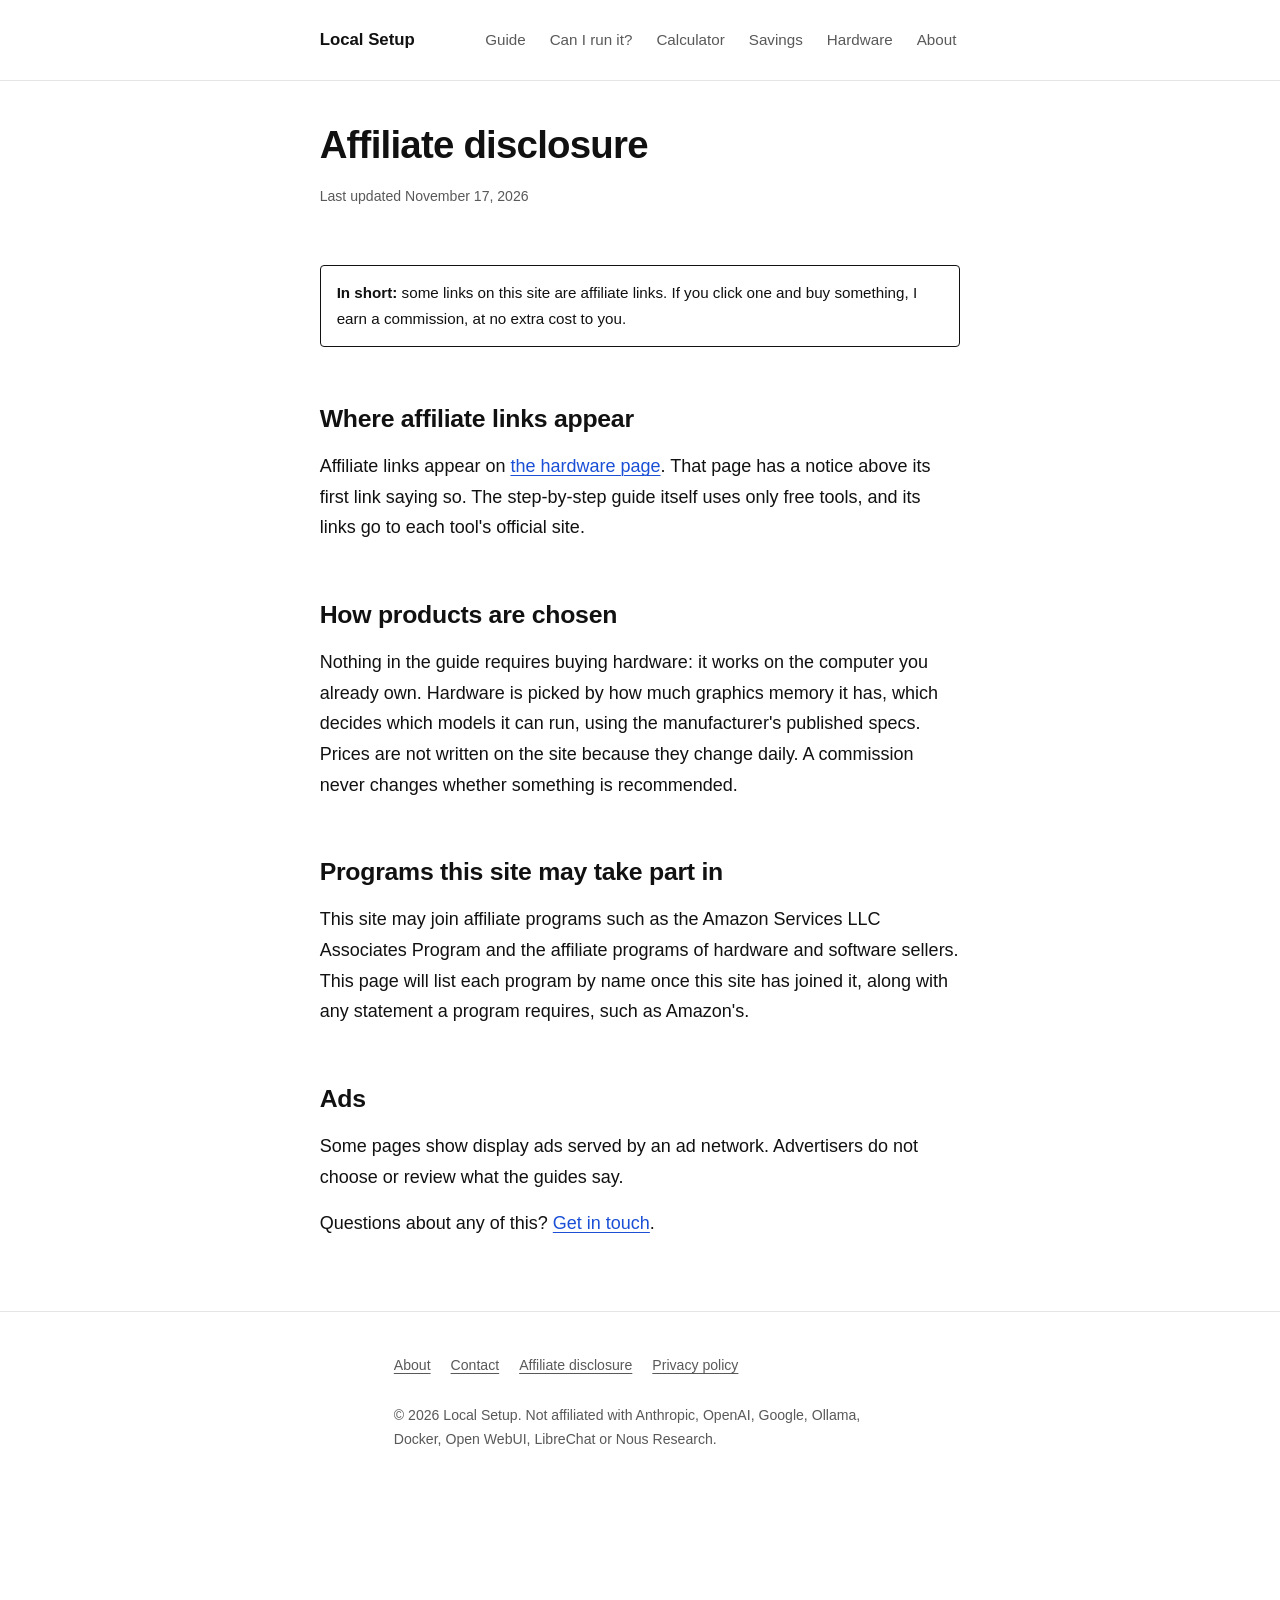
<file: docs/disclosure.html>
<!doctype html>
<html lang="en" class="no-js">
<head>
<meta charset="utf-8">
<meta name="viewport" content="width=device-width, initial-scale=1">
<title>Affiliate disclosure | Local Setup</title>
<meta name="description" content="How affiliate links and ads work on this site.">
<link rel="canonical" href="https://welles-carbert.github.io/Local-setup/disclosure.html">
<meta property="og:type" content="website">
<meta property="og:title" content="Affiliate disclosure | Local Setup">
<meta property="og:description" content="How affiliate links and ads work on this site.">
<meta property="og:url" content="https://welles-carbert.github.io/Local-setup/disclosure.html">
<link rel="stylesheet" href="assets/style.css?v=6">
<script type="application/ld+json">
{
 "@context": "https://schema.org",
 "@graph": [
  {
   "@type": "BreadcrumbList",
   "itemListElement": [
    {
     "@type": "ListItem",
     "position": 1,
     "name": "Local Setup",
     "item": "https://welles-carbert.github.io/Local-setup/"
    },
    {
     "@type": "ListItem",
     "position": 2,
     "name": "Affiliate disclosure",
     "item": "https://welles-carbert.github.io/Local-setup/disclosure.html"
    }
   ]
  },
  {
   "@type": "WebPage",
   "name": "Affiliate disclosure | Local Setup",
   "description": "How affiliate links and ads work on this site.",
   "url": "https://welles-carbert.github.io/Local-setup/disclosure.html",
   "publisher": {
    "@type": "Organization",
    "name": "Local Setup",
    "url": "https://welles-carbert.github.io/Local-setup/"
   }
  }
 ]
}
</script>
</head>
<body>
<header class="site-header">
  <div class="wrap">
    <a class="brand" href="index.html">Local Setup</a>
    <nav class="site-nav" aria-label="Main">
      <a href="get-ready.html">Guide</a>
      <a href="what-can-i-run.html">Can I run it?</a>
      <a href="cost-calculator.html">Calculator</a>
      <a href="savings.html">Savings</a>
      <a href="home-setup.html">Hardware</a>
      <a href="about.html">About</a>
    </nav>
  </div>
</header>
<main class="wrap">
<div class="hero">
  <h1>Affiliate disclosure</h1>
  <p class="meta">Last updated November 17, 2026</p>
</div>

<div class="disclosure"><strong>In short:</strong> some links on this site are affiliate links. If you click one and buy something, I earn a commission, at no extra cost to you.</div>

<h2>Where affiliate links appear</h2>
<p>Affiliate links appear on <a href="home-setup.html">the hardware page</a>. That page has a notice above its first link saying so. The step-by-step guide itself uses only free tools, and its links go to each tool's official site.</p>

<h2>How products are chosen</h2>
<p>Nothing in the guide requires buying hardware: it works on the computer you already own. Hardware is picked by how much graphics memory it has, which decides which models it can run, using the manufacturer's published specs. Prices are not written on the site because they change daily. A commission never changes whether something is recommended.</p>

<h2>Programs this site may take part in</h2>
<p>This site may join affiliate programs such as the Amazon Services LLC Associates Program and the affiliate programs of hardware and software sellers. This page will list each program by name once this site has joined it, along with any statement a program requires, such as Amazon's.</p>

<h2>Ads</h2>
<p>Some pages show display ads served by an ad network. Advertisers do not choose or review what the guides say.</p>
<p>Questions about any of this? <a href="contact.html">Get in touch</a>.</p>

</main>
<footer class="site-footer">
  <div class="wrap">
    <nav aria-label="Footer">
      <a href="about.html">About</a>
      <a href="contact.html">Contact</a>
      <a href="disclosure.html">Affiliate disclosure</a>
      <a href="privacy.html">Privacy policy</a>
    </nav>
    <p>© <span id="year">2026</span> Local Setup. Not affiliated with Anthropic, OpenAI, Google, Ollama, Docker, Open WebUI, LibreChat or Nous Research.</p>
  </div>
</footer>
<script src="assets/app.js?v=6"></script>
</body>
</html>
</file>
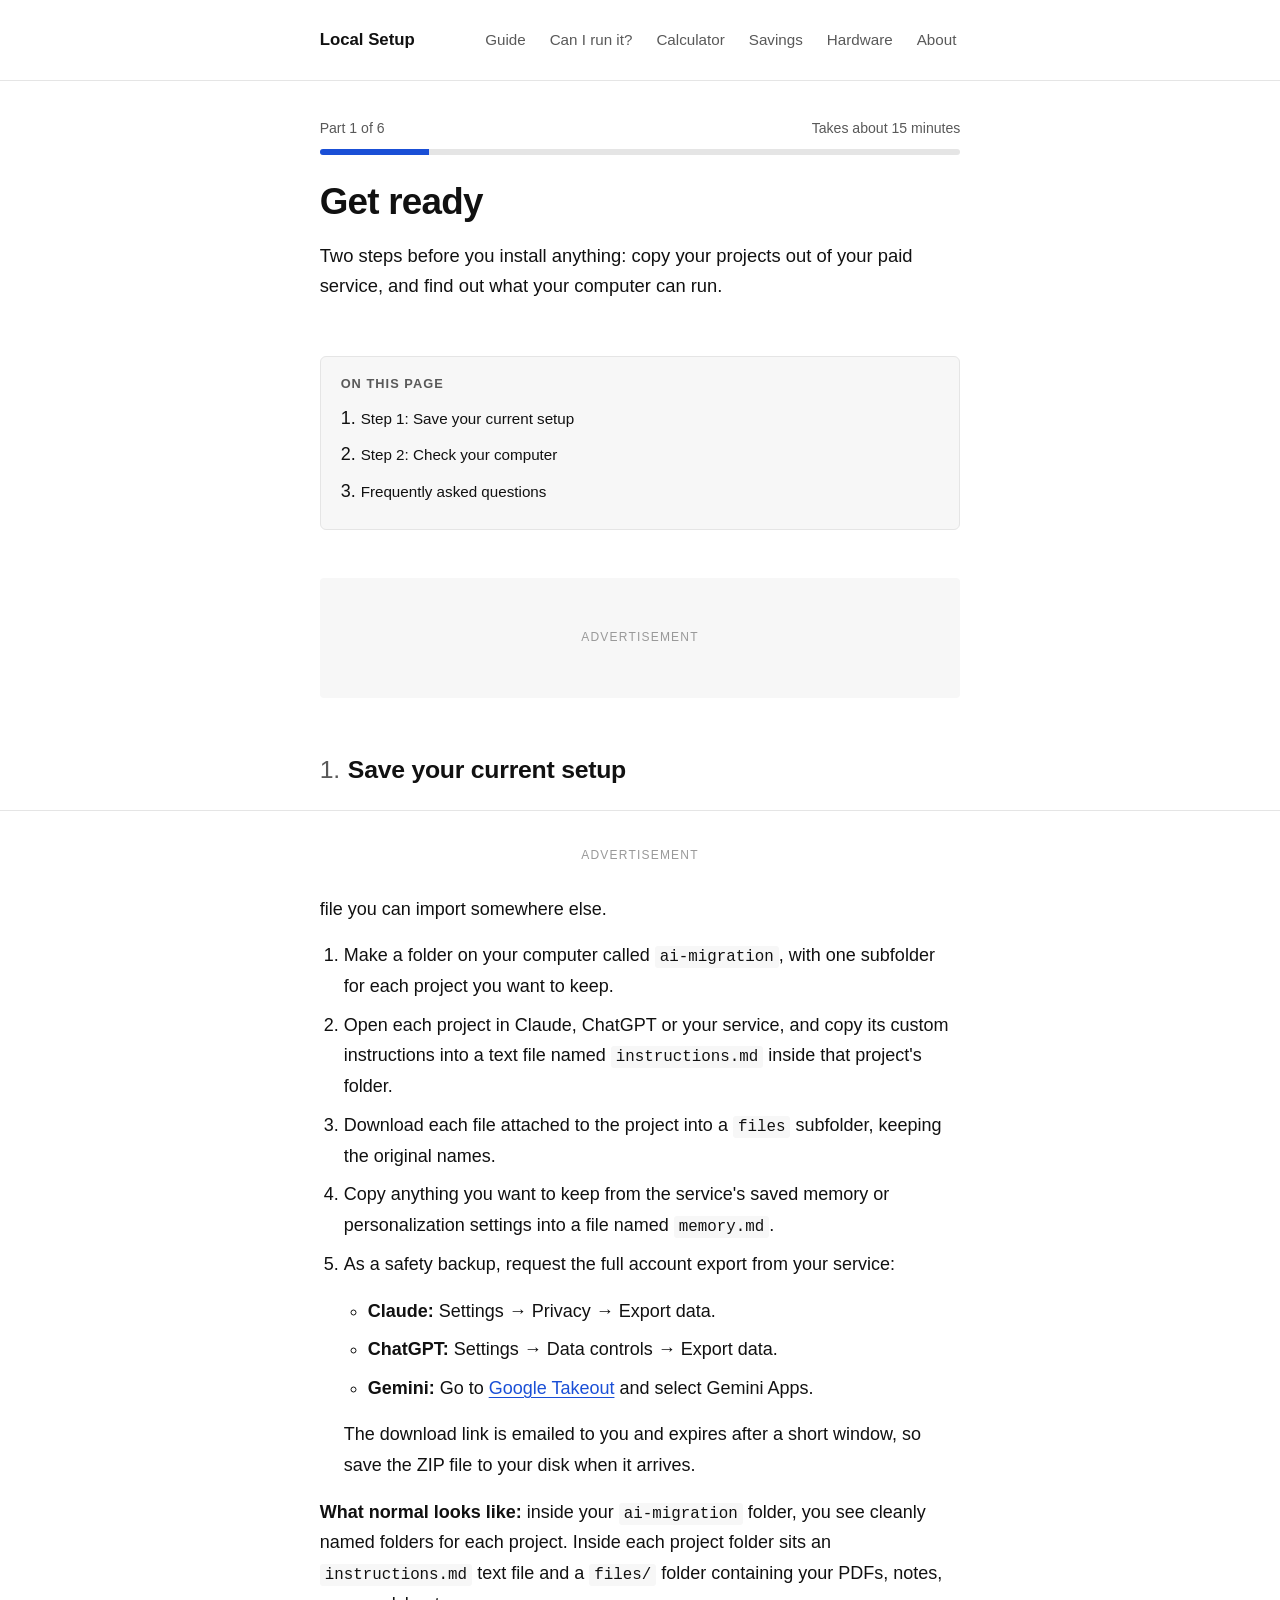
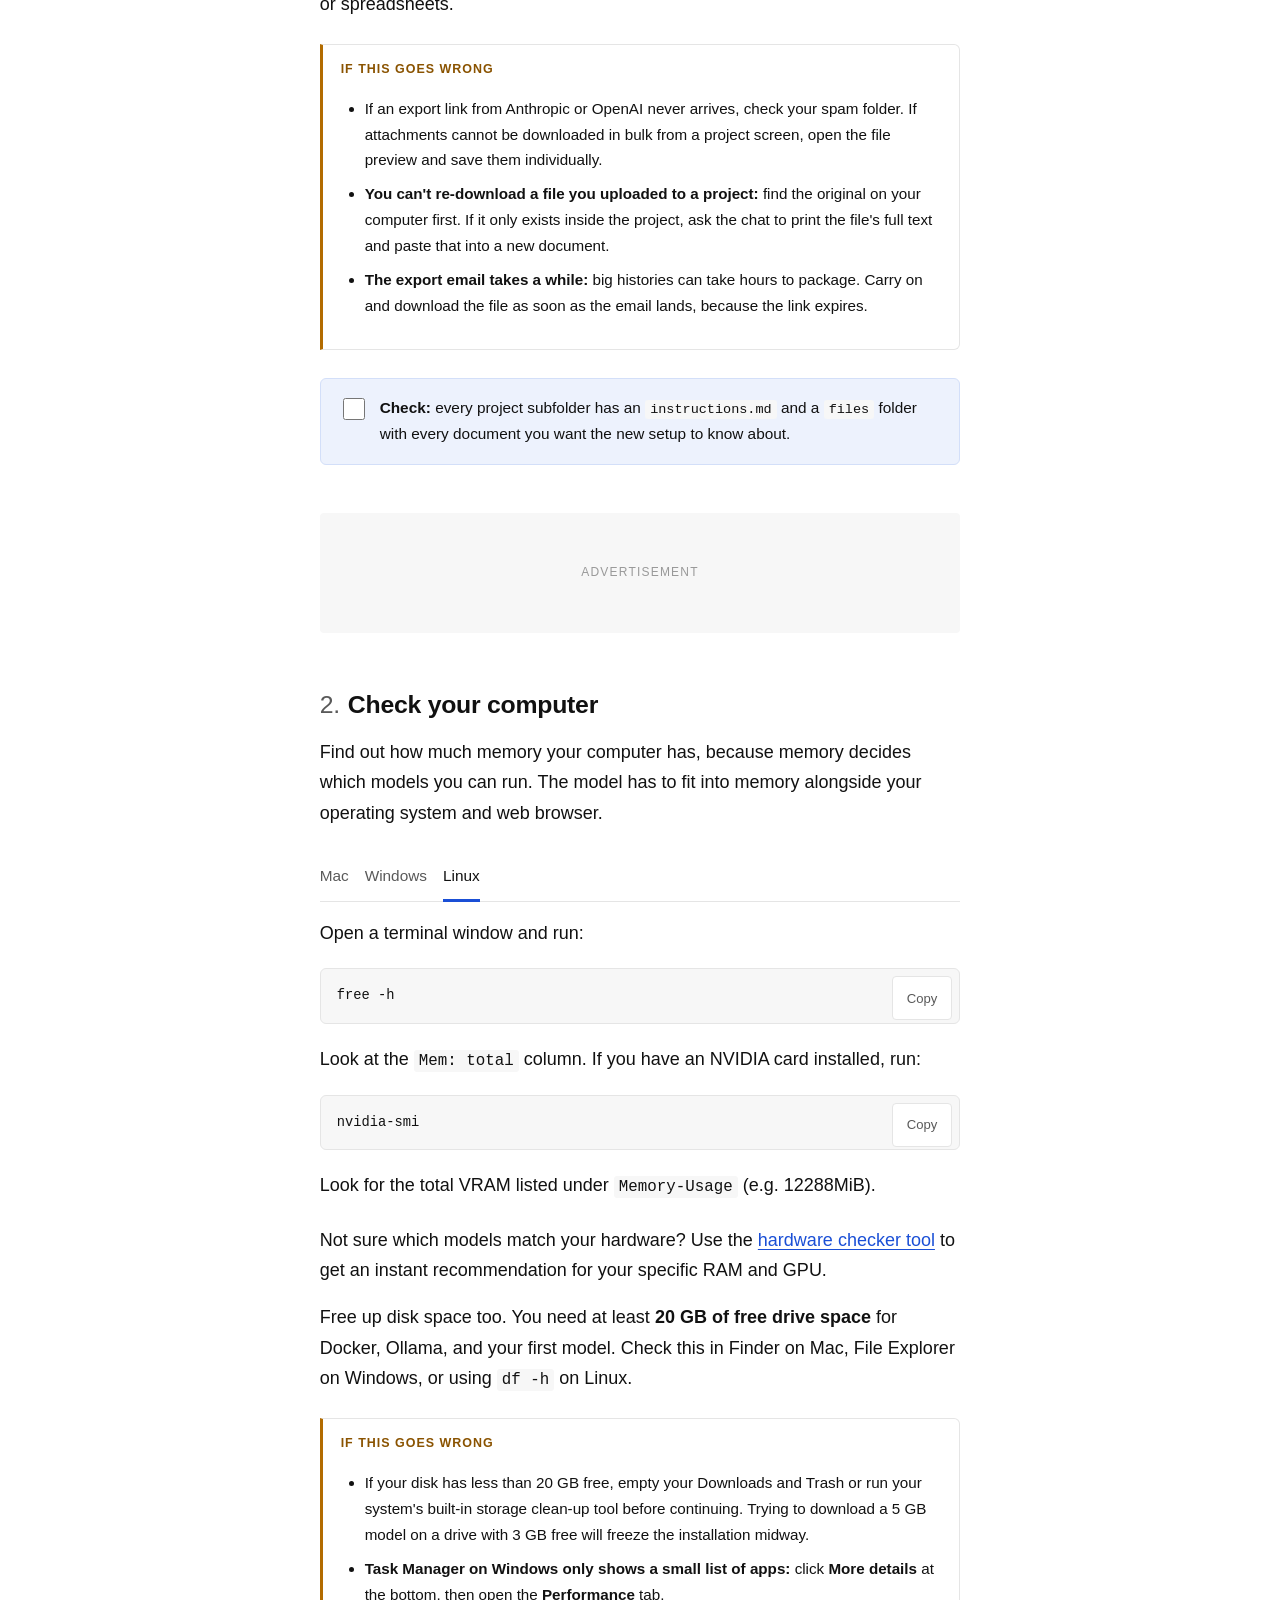
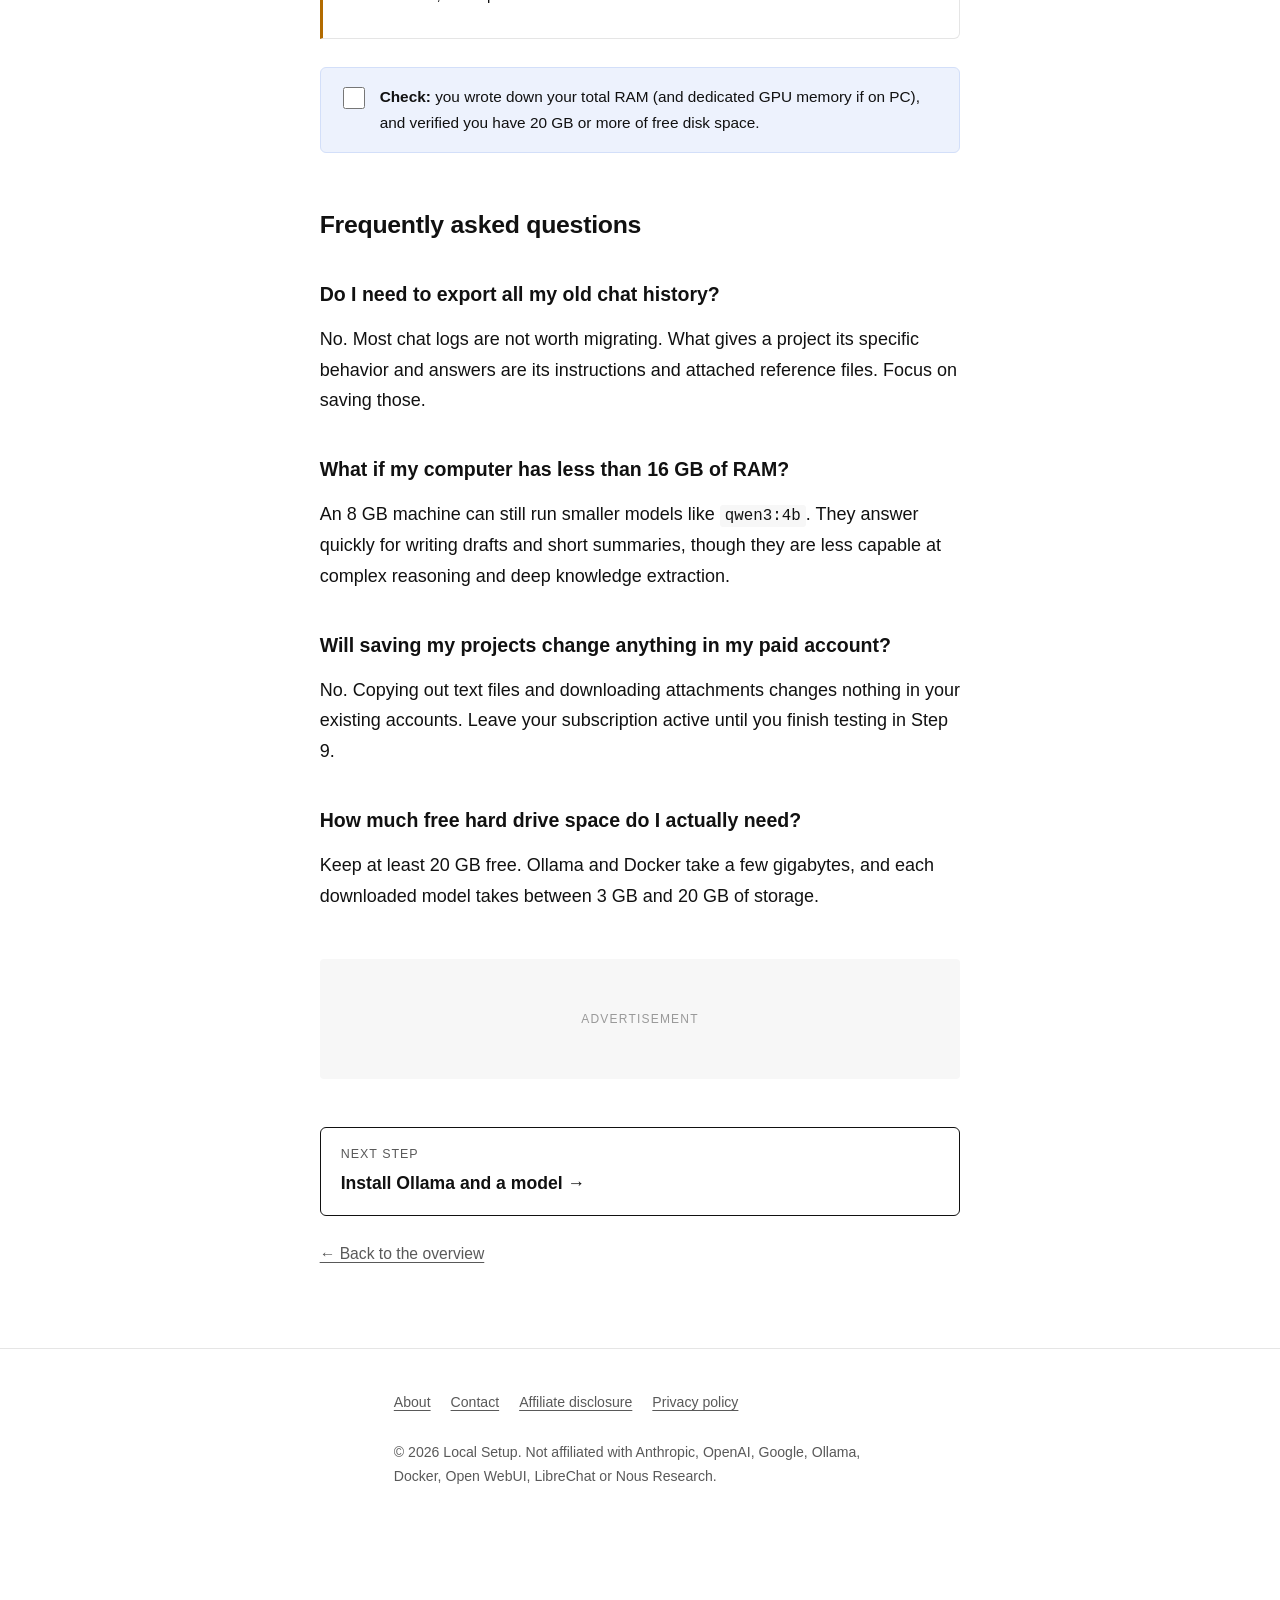
<file: docs/get-ready.html>
<!doctype html>
<html lang="en" class="no-js">
<head>
<meta charset="utf-8">
<meta name="viewport" content="width=device-width, initial-scale=1">
<title>Get ready | Local Setup</title>
<meta name="description" content="Save your current AI setup and check your computer before you install anything.">
<link rel="canonical" href="https://welles-carbert.github.io/Local-setup/get-ready.html">
<meta property="og:type" content="article">
<meta property="og:title" content="Get ready | Local Setup">
<meta property="og:description" content="Save your current AI setup and check your computer before you install anything.">
<meta property="og:url" content="https://welles-carbert.github.io/Local-setup/get-ready.html">
<link rel="stylesheet" href="assets/style.css?v=6">
<script type="application/ld+json">
{
 "@context": "https://schema.org",
 "@graph": [
  {
   "@type": "BreadcrumbList",
   "itemListElement": [
    {
     "@type": "ListItem",
     "position": 1,
     "name": "Local Setup",
     "item": "https://welles-carbert.github.io/Local-setup/"
    },
    {
     "@type": "ListItem",
     "position": 2,
     "name": "Get ready",
     "item": "https://welles-carbert.github.io/Local-setup/get-ready.html"
    }
   ]
  },
  {
   "@type": "HowTo",
   "name": "Get ready",
   "description": "Save your current AI setup and check your computer before you install anything.",
   "url": "https://welles-carbert.github.io/Local-setup/get-ready.html",
   "totalTime": "PT15M",
   "step": [
    {
     "@type": "HowToStep",
     "name": "Save your current setup",
     "url": "https://welles-carbert.github.io/Local-setup/get-ready.html#step-1"
    },
    {
     "@type": "HowToStep",
     "name": "Check your computer",
     "url": "https://welles-carbert.github.io/Local-setup/get-ready.html#step-2"
    }
   ]
  },
  {
   "@type": "TechArticle",
   "headline": "Get ready",
   "description": "Save your current AI setup and check your computer before you install anything.",
   "url": "https://welles-carbert.github.io/Local-setup/get-ready.html",
   "dateModified": "2026-11-10",
   "author": {
    "@type": "Organization",
    "name": "Local Setup",
    "url": "https://welles-carbert.github.io/Local-setup/"
   },
   "publisher": {
    "@type": "Organization",
    "name": "Local Setup",
    "url": "https://welles-carbert.github.io/Local-setup/"
   }
  },
  {
   "@type": "FAQPage",
   "mainEntity": [
    {
     "@type": "Question",
     "name": "Do I need to export all my old chat history?",
     "acceptedAnswer": {
      "@type": "Answer",
      "text": "No. Most chat logs are not worth migrating. What gives a project its specific behavior and answers are its instructions and attached reference files. Focus on saving those."
     }
    },
    {
     "@type": "Question",
     "name": "What if my computer has less than 16 GB of RAM?",
     "acceptedAnswer": {
      "@type": "Answer",
      "text": "An 8 GB machine can still run smaller models like qwen3:4b. They answer quickly for writing drafts and short summaries, though they are less capable at complex reasoning and deep knowledge extraction."
     }
    },
    {
     "@type": "Question",
     "name": "Will saving my projects change anything in my paid account?",
     "acceptedAnswer": {
      "@type": "Answer",
      "text": "No. Copying out text files and downloading attachments changes nothing in your existing accounts. Leave your subscription active until you finish testing in Step 9."
     }
    },
    {
     "@type": "Question",
     "name": "How much free hard drive space do I actually need?",
     "acceptedAnswer": {
      "@type": "Answer",
      "text": "Keep at least 20 GB free. Ollama and Docker take a few gigabytes, and each downloaded model takes between 3 GB and 20 GB of storage."
     }
    }
   ]
  }
 ]
}
</script>
</head>
<body>
<header class="site-header">
  <div class="wrap">
    <a class="brand" href="index.html">Local Setup</a>
    <nav class="site-nav" aria-label="Main">
      <a href="get-ready.html">Guide</a>
      <a href="what-can-i-run.html">Can I run it?</a>
      <a href="cost-calculator.html">Calculator</a>
      <a href="savings.html">Savings</a>
      <a href="home-setup.html">Hardware</a>
      <a href="about.html">About</a>
    </nav>
  </div>
</header>
<main class="wrap">
<div class="page-head">
  <div class="progress-meta">
    <span>Part 1 of 6</span>
    <span>Takes about 15 minutes</span>
  </div>
  <div class="progress-track" aria-hidden="true"><div class="progress-fill" style="width: 17%;"></div></div>
  <h1>Get ready</h1>
  <p class="lede">Two steps before you install anything: copy your projects out of your paid service, and find out what your computer can run.</p>
</div>

<nav class="on-this-page" aria-label="Steps on this page">
  <strong>On this page</strong>
  <ol>
    <li><a href="#step-1">Step 1: Save your current setup</a></li>
    <li><a href="#step-2">Step 2: Check your computer</a></li>
    <li><a href="#faq">Frequently asked questions</a></li>
  </ol>
</nav>

<!-- AD SPOT 1 of 3: paste ad code inside this div -->
<div class="ad-slot" data-ad-slot="banner-1"></div>

<section>
  <h2 id="step-1"><span class="step-num">1</span>Save your current setup</h2>
  <p>Copy your project instructions and files out by hand before you change anything. The parts that make a project behave the way it does are its custom instructions and its reference files. No AI service exports a whole project as one universal file you can import somewhere else.</p>
  <ol>
    <li>Make a folder on your computer called <code>ai-migration</code>, with one subfolder for each project you want to keep.</li>
    <li>Open each project in Claude, ChatGPT or your service, and copy its custom instructions into a text file named <code>instructions.md</code> inside that project's folder.</li>
    <li>Download each file attached to the project into a <code>files</code> subfolder, keeping the original names.</li>
    <li>Copy anything you want to keep from the service's saved memory or personalization settings into a file named <code>memory.md</code>.</li>
    <li>As a safety backup, request the full account export from your service:
      <ul>
        <li><strong>Claude:</strong> Settings → Privacy → Export data.</li>
        <li><strong>ChatGPT:</strong> Settings → Data controls → Export data.</li>
        <li><strong>Gemini:</strong> Go to <a href="https://takeout.google.com" rel="noopener">Google Takeout</a> and select Gemini Apps.</li>
      </ul>
      The download link is emailed to you and expires after a short window, so save the ZIP file to your disk when it arrives.
    </li>
  </ol>
  <p><strong>What normal looks like:</strong> inside your <code>ai-migration</code> folder, you see cleanly named folders for each project. Inside each project folder sits an <code>instructions.md</code> text file and a <code>files/</code> folder containing your PDFs, notes, or spreadsheets.</p>

  <div class="trouble">
    <p class="trouble-title">If this goes wrong</p>
    <ul>
      <li>If an export link from Anthropic or OpenAI never arrives, check your spam folder. If attachments cannot be downloaded in bulk from a project screen, open the file preview and save them individually.</li>
      <li><strong>You can't re-download a file you uploaded to a project:</strong> find the original on your computer first. If it only exists inside the project, ask the chat to print the file's full text and paste that into a new document.</li>
      <li><strong>The export email takes a while:</strong> big histories can take hours to package. Carry on and download the file as soon as the email lands, because the link expires.</li>
    </ul>
  </div>
  <div class="check"><p><strong>Check:</strong> every project subfolder has an <code>instructions.md</code> and a <code>files</code> folder with every document you want the new setup to know about.</p></div>
</section>

<!-- AD SPOT 2 of 3: paste ad code inside this div -->
<div class="ad-slot" data-ad-slot="banner-2"></div>

<section>
  <h2 id="step-2"><span class="step-num">2</span>Check your computer</h2>
  <p>Find out how much memory your computer has, because memory decides which models you can run. The model has to fit into memory alongside your operating system and web browser.</p>

  <div class="tabs">
    <div class="tab-list" role="tablist">
      <button type="button" data-os="mac">Mac</button>
      <button type="button" data-os="win">Windows</button>
      <button type="button" data-os="linux">Linux</button>
    </div>
    <div class="tab-panel" data-os="mac">
      <h4>Mac</h4>
      <p>Click the Apple menu in the top-left corner and choose <strong>About This Mac</strong> (or System Settings → General → About). Note two numbers:</p>
      <ul>
        <li><strong>Chip:</strong> Apple Silicon (M1, M2, M3, M4 or Pro/Max/Ultra) or Intel. Apple Silicon uses unified memory shared between CPU and graphics, making it ideal for local AI. Intel Macs run models on the CPU only, which is much slower.</li>
        <li><strong>Memory:</strong> 8 GB, 16 GB, 24 GB, 36 GB, 48 GB, 64 GB, or more.</li>
        <li><strong>Operating system:</strong> macOS 14 Sonoma or newer is recommended by Ollama's documentation.</li>
      </ul>
    </div>
    <div class="tab-panel" data-os="win">
      <h4>Windows</h4>
      <p>Open <strong>Settings</strong> → <strong>System</strong> → <strong>About</strong>, and look at <strong>Installed RAM</strong> (e.g. 16.0 GB). Then check your graphics card:</p>
      <ol>
        <li>Press <code>Ctrl + Shift + Esc</code> to open Task Manager.</li>
        <li>Click the <strong>Performance</strong> tab on the left.</li>
        <li>Click <strong>GPU</strong> at the bottom of the list. Look at the card name (e.g. NVIDIA GeForce RTX 4070) and note the <strong>Dedicated GPU memory</strong> (e.g. 12.0 GB).</li>
      </ol>
      <p>An NVIDIA graphics card with 8 GB or more of dedicated VRAM runs local models at high speeds. If your GPU shows Intel Iris or AMD integrated graphics sharing system memory, models will run on the main CPU and RAM, which is slower but fully functional.</p>
    </div>
    <div class="tab-panel" data-os="linux">
      <h4>Linux</h4>
      <p>Open a terminal window and run:</p>
      <div class="code"><pre><code>free -h</code></pre></div>
      <p>Look at the <code>Mem: total</code> column. If you have an NVIDIA card installed, run:</p>
      <div class="code"><pre><code>nvidia-smi</code></pre></div>
      <p>Look for the total VRAM listed under <code>Memory-Usage</code> (e.g. 12288MiB).</p>
    </div>
  </div>

  <p>Not sure which models match your hardware? Use the <a href="what-can-i-run.html">hardware checker tool</a> to get an instant recommendation for your specific RAM and GPU.</p>

  <p>Free up disk space too. You need at least <strong>20 GB of free drive space</strong> for Docker, Ollama, and your first model. Check this in Finder on Mac, File Explorer on Windows, or using <code>df -h</code> on Linux.</p>

  <div class="trouble">
    <p class="trouble-title">If this goes wrong</p>
    <ul>
      <li>If your disk has less than 20 GB free, empty your Downloads and Trash or run your system's built-in storage clean-up tool before continuing. Trying to download a 5 GB model on a drive with 3 GB free will freeze the installation midway.</li>
      <li><strong>Task Manager on Windows only shows a small list of apps:</strong> click <strong>More details</strong> at the bottom, then open the <strong>Performance</strong> tab.</li>
    </ul>
  </div>
  <div class="check"><p><strong>Check:</strong> you wrote down your total RAM (and dedicated GPU memory if on PC), and verified you have 20 GB or more of free disk space.</p></div>
</section>

<section id="faq">
  <h2>Frequently asked questions</h2>
  <h3>Do I need to export all my old chat history?</h3>
  <p>No. Most chat logs are not worth migrating. What gives a project its specific behavior and answers are its instructions and attached reference files. Focus on saving those.</p>

  <h3>What if my computer has less than 16 GB of RAM?</h3>
  <p>An 8 GB machine can still run smaller models like <code>qwen3:4b</code>. They answer quickly for writing drafts and short summaries, though they are less capable at complex reasoning and deep knowledge extraction.</p>

  <h3>Will saving my projects change anything in my paid account?</h3>
  <p>No. Copying out text files and downloading attachments changes nothing in your existing accounts. Leave your subscription active until you finish testing in Step 9.</p>

  <h3>How much free hard drive space do I actually need?</h3>
  <p>Keep at least 20 GB free. Ollama and Docker take a few gigabytes, and each downloaded model takes between 3 GB and 20 GB of storage.</p>
</section>

<!-- AD SPOT 3 of 3: paste ad code inside this div -->
<div class="ad-slot" data-ad-slot="banner-3"></div>

<nav class="pager" aria-label="Guide pages">
  <a class="next" href="install-ollama.html"><span>Next step</span>Install Ollama and a model →</a>
  <a class="back" href="index.html">← Back to the overview</a>
</nav>
</main>
<footer class="site-footer">
  <div class="wrap">
    <nav aria-label="Footer">
      <a href="about.html">About</a>
      <a href="contact.html">Contact</a>
      <a href="disclosure.html">Affiliate disclosure</a>
      <a href="privacy.html">Privacy policy</a>
    </nav>
    <p>© <span id="year">2026</span> Local Setup. Not affiliated with Anthropic, OpenAI, Google, Ollama, Docker, Open WebUI, LibreChat or Nous Research.</p>
  </div>
</footer>
<!-- AD SPOT 4 (sticky bottom banner): paste ad code inside this div -->
<div class="ad-sticky" data-ad-slot="banner-sticky"></div>
<script src="assets/app.js?v=6"></script>
</body>
</html>
</file>
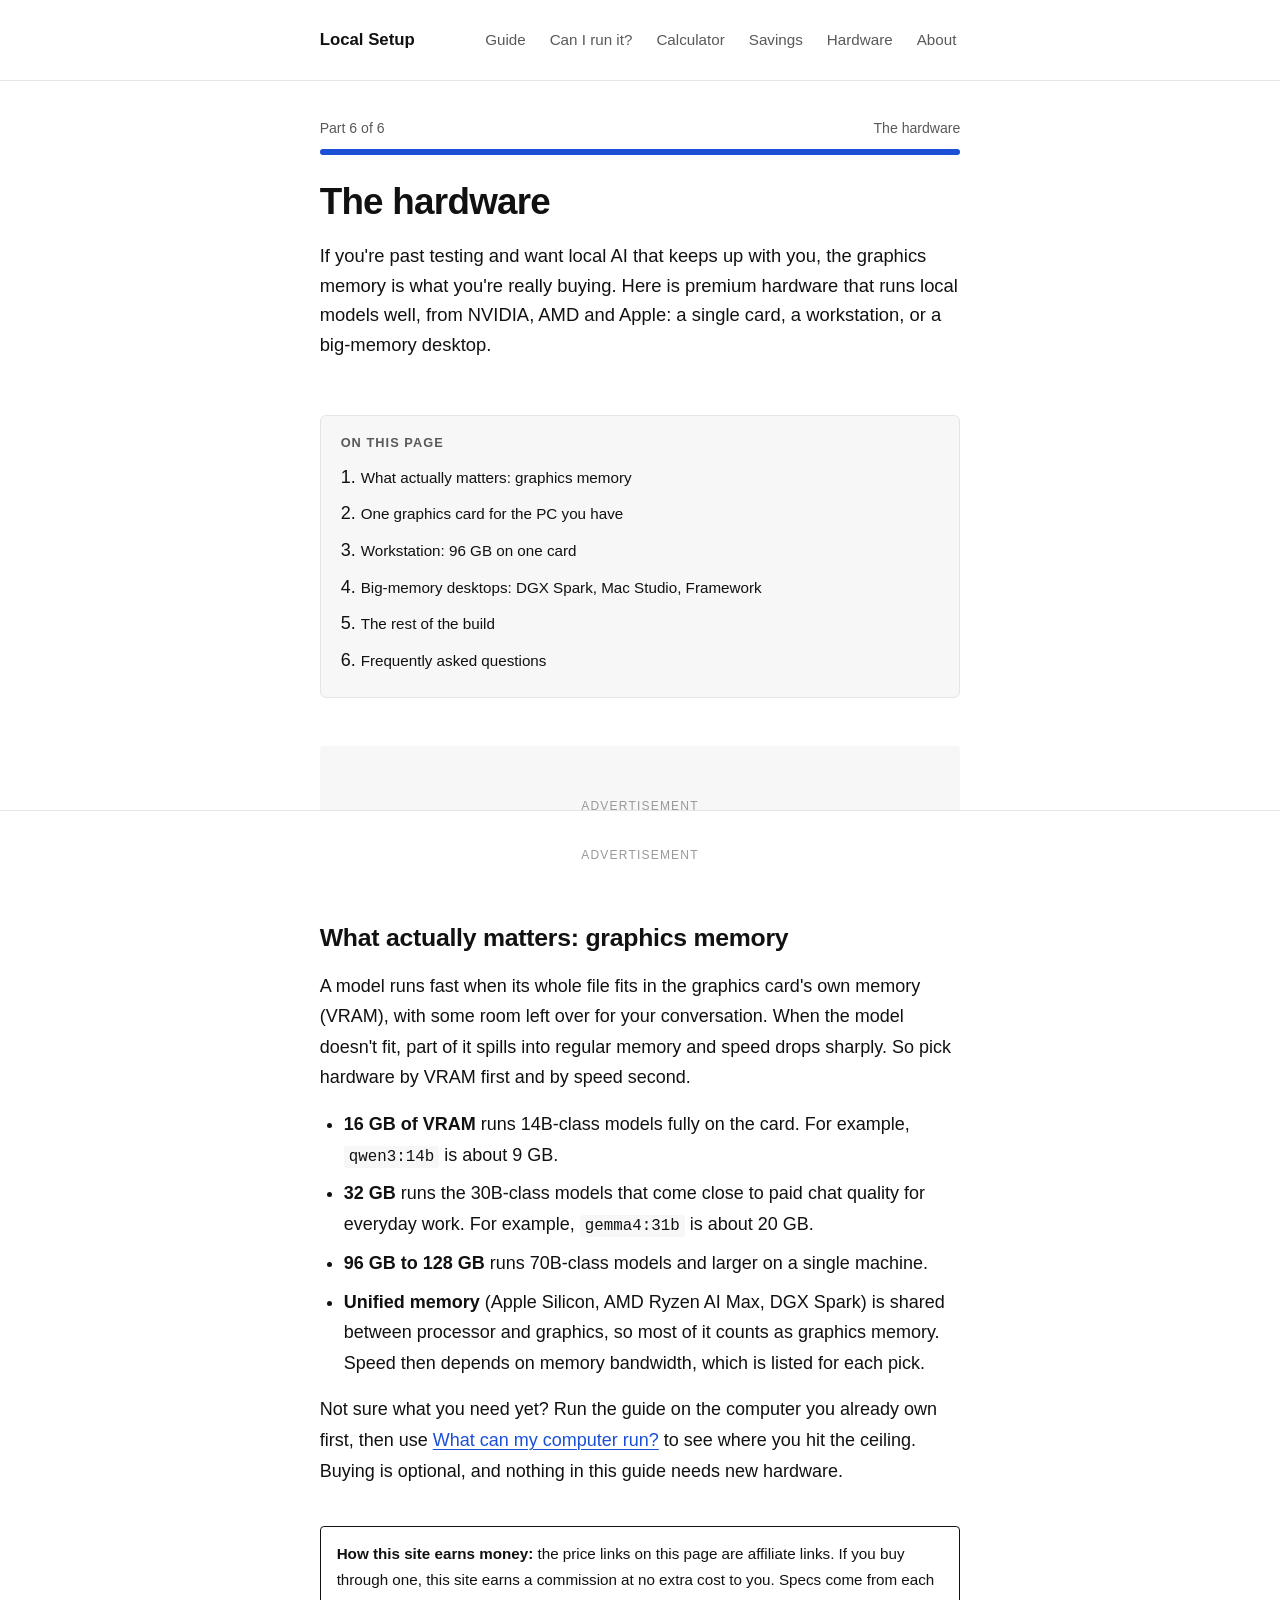
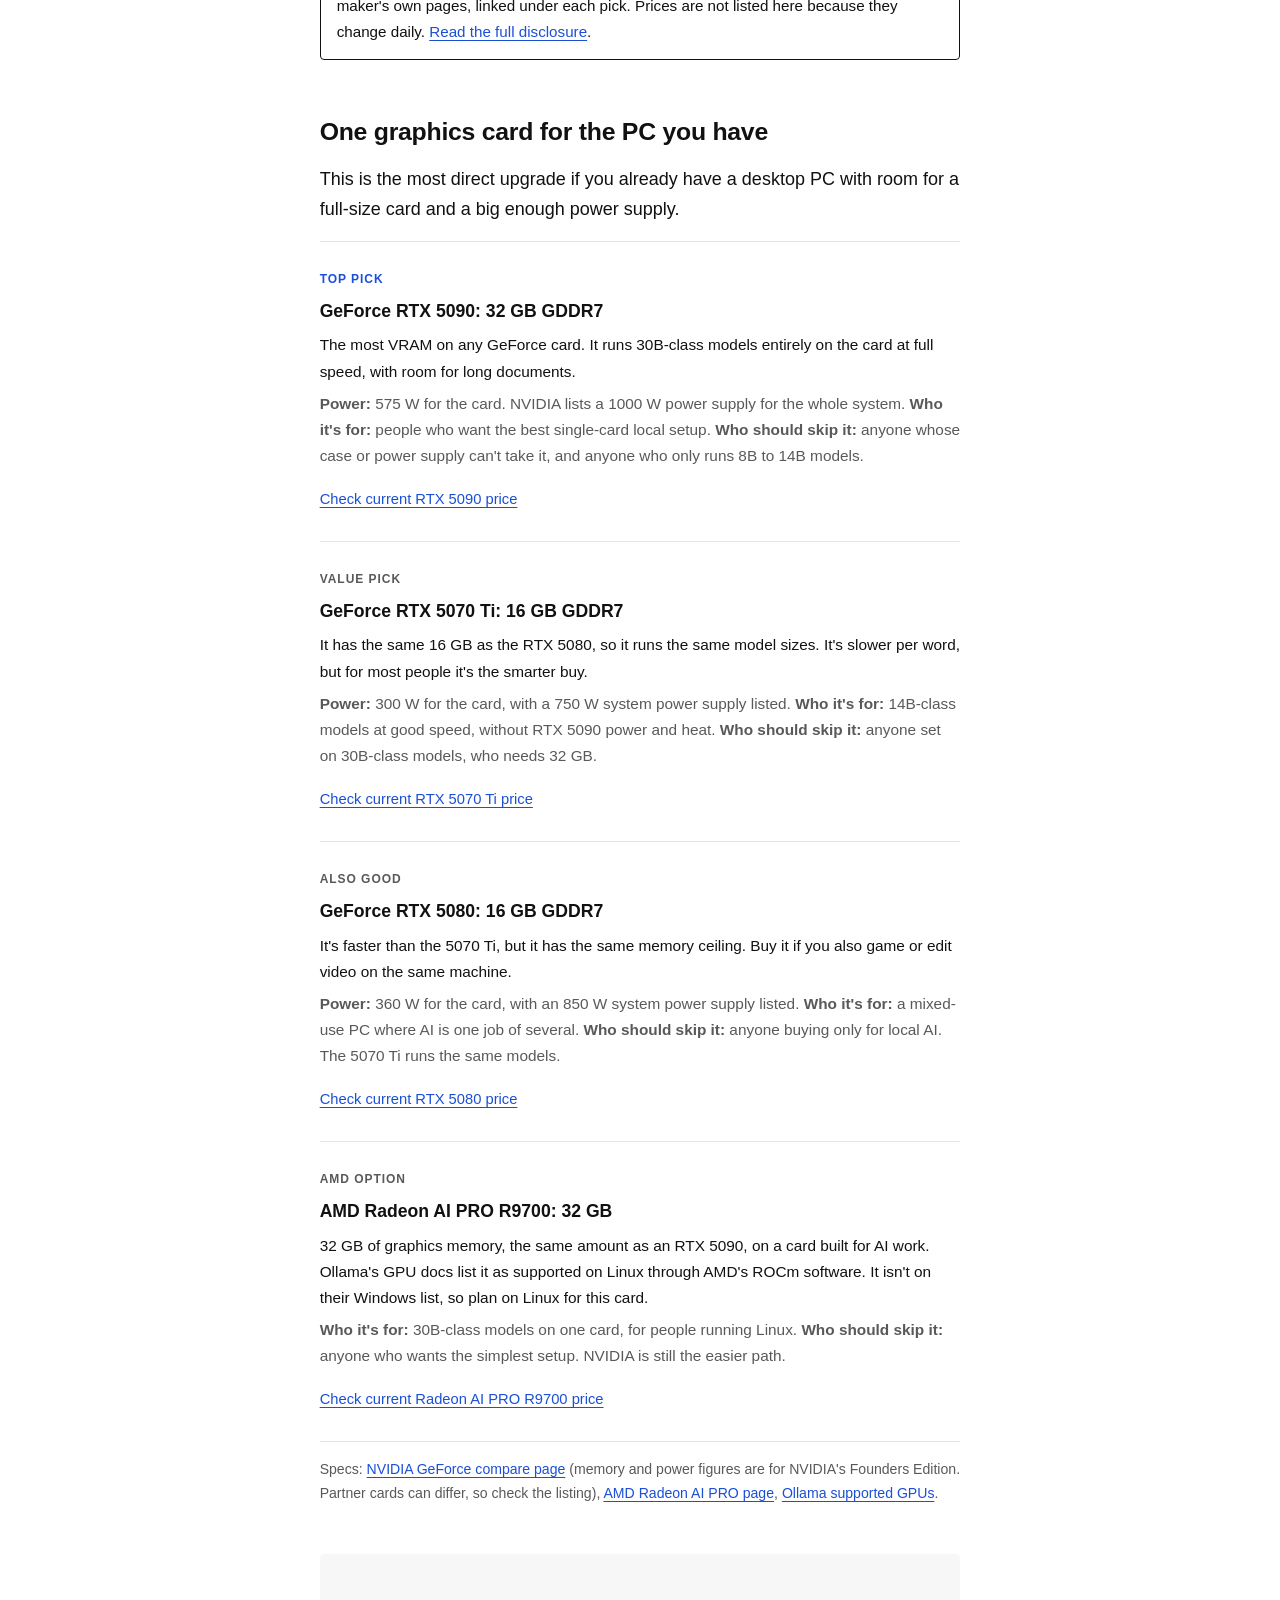
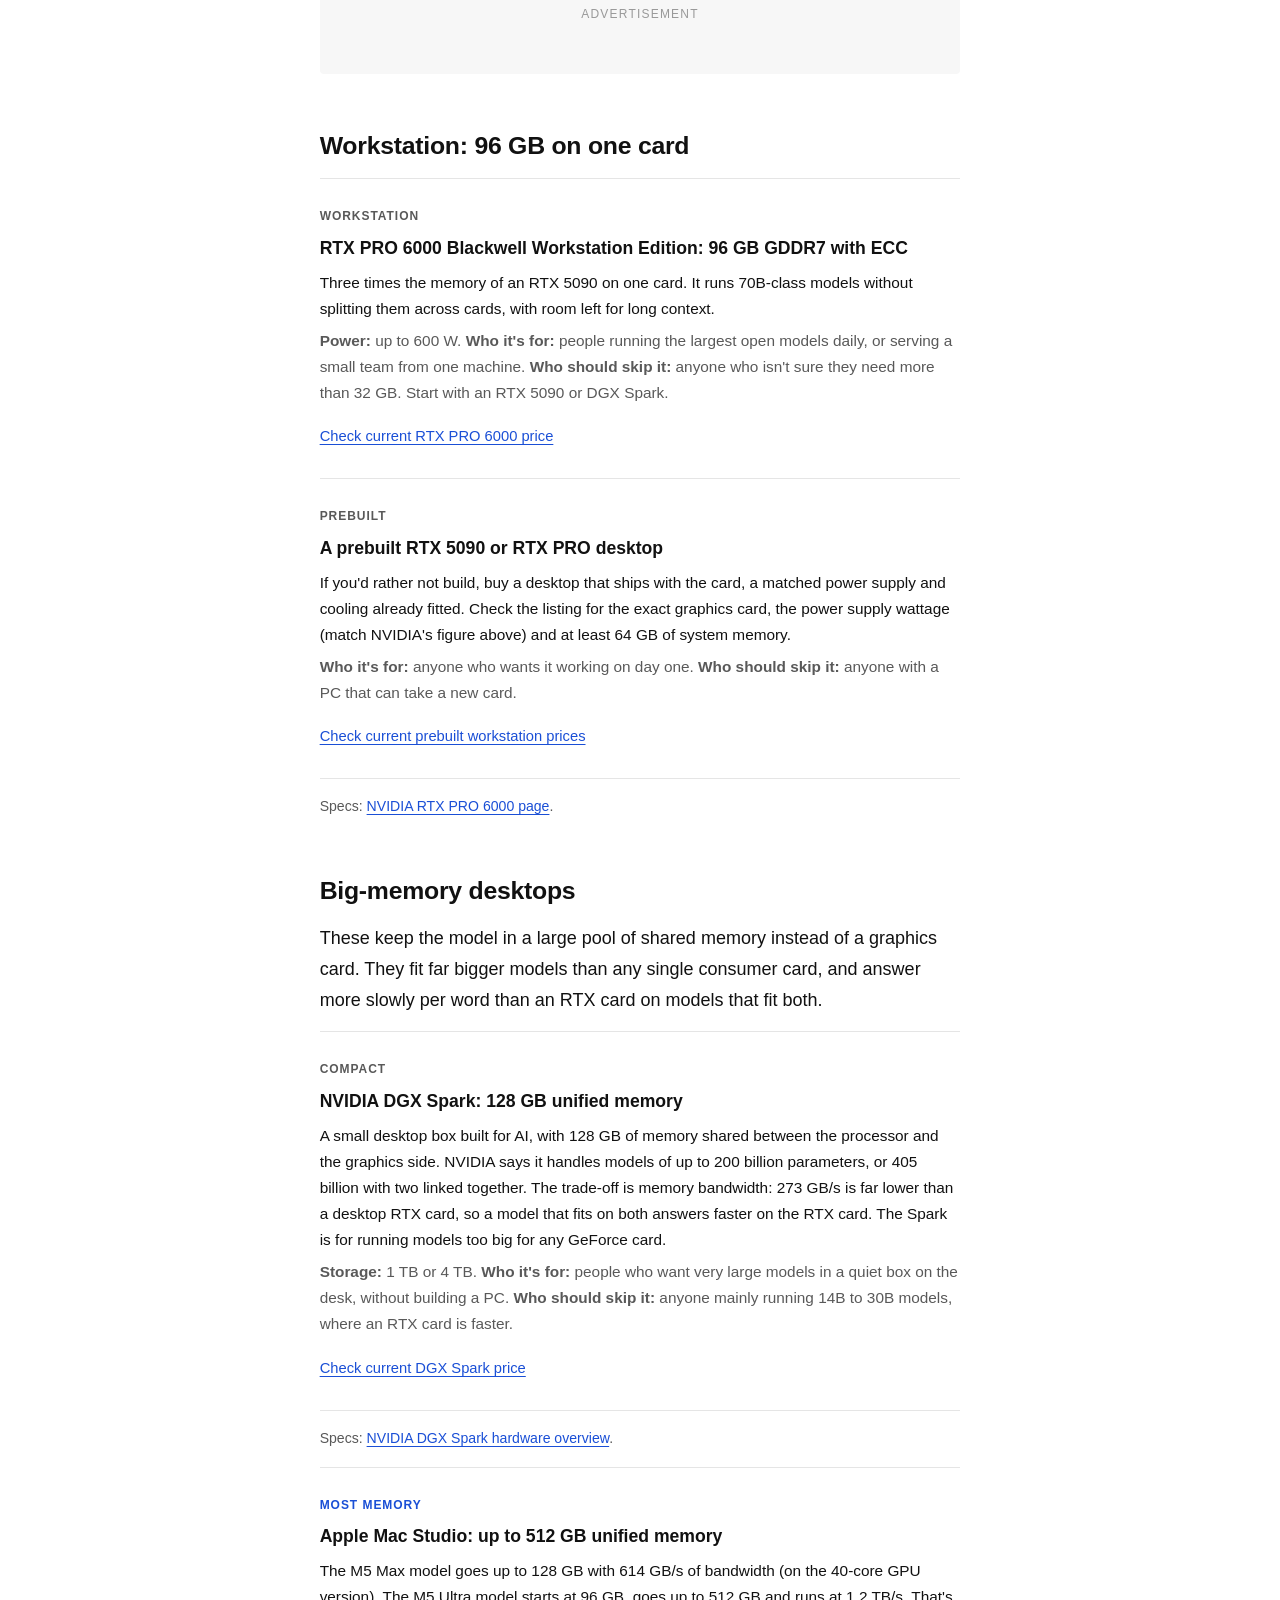
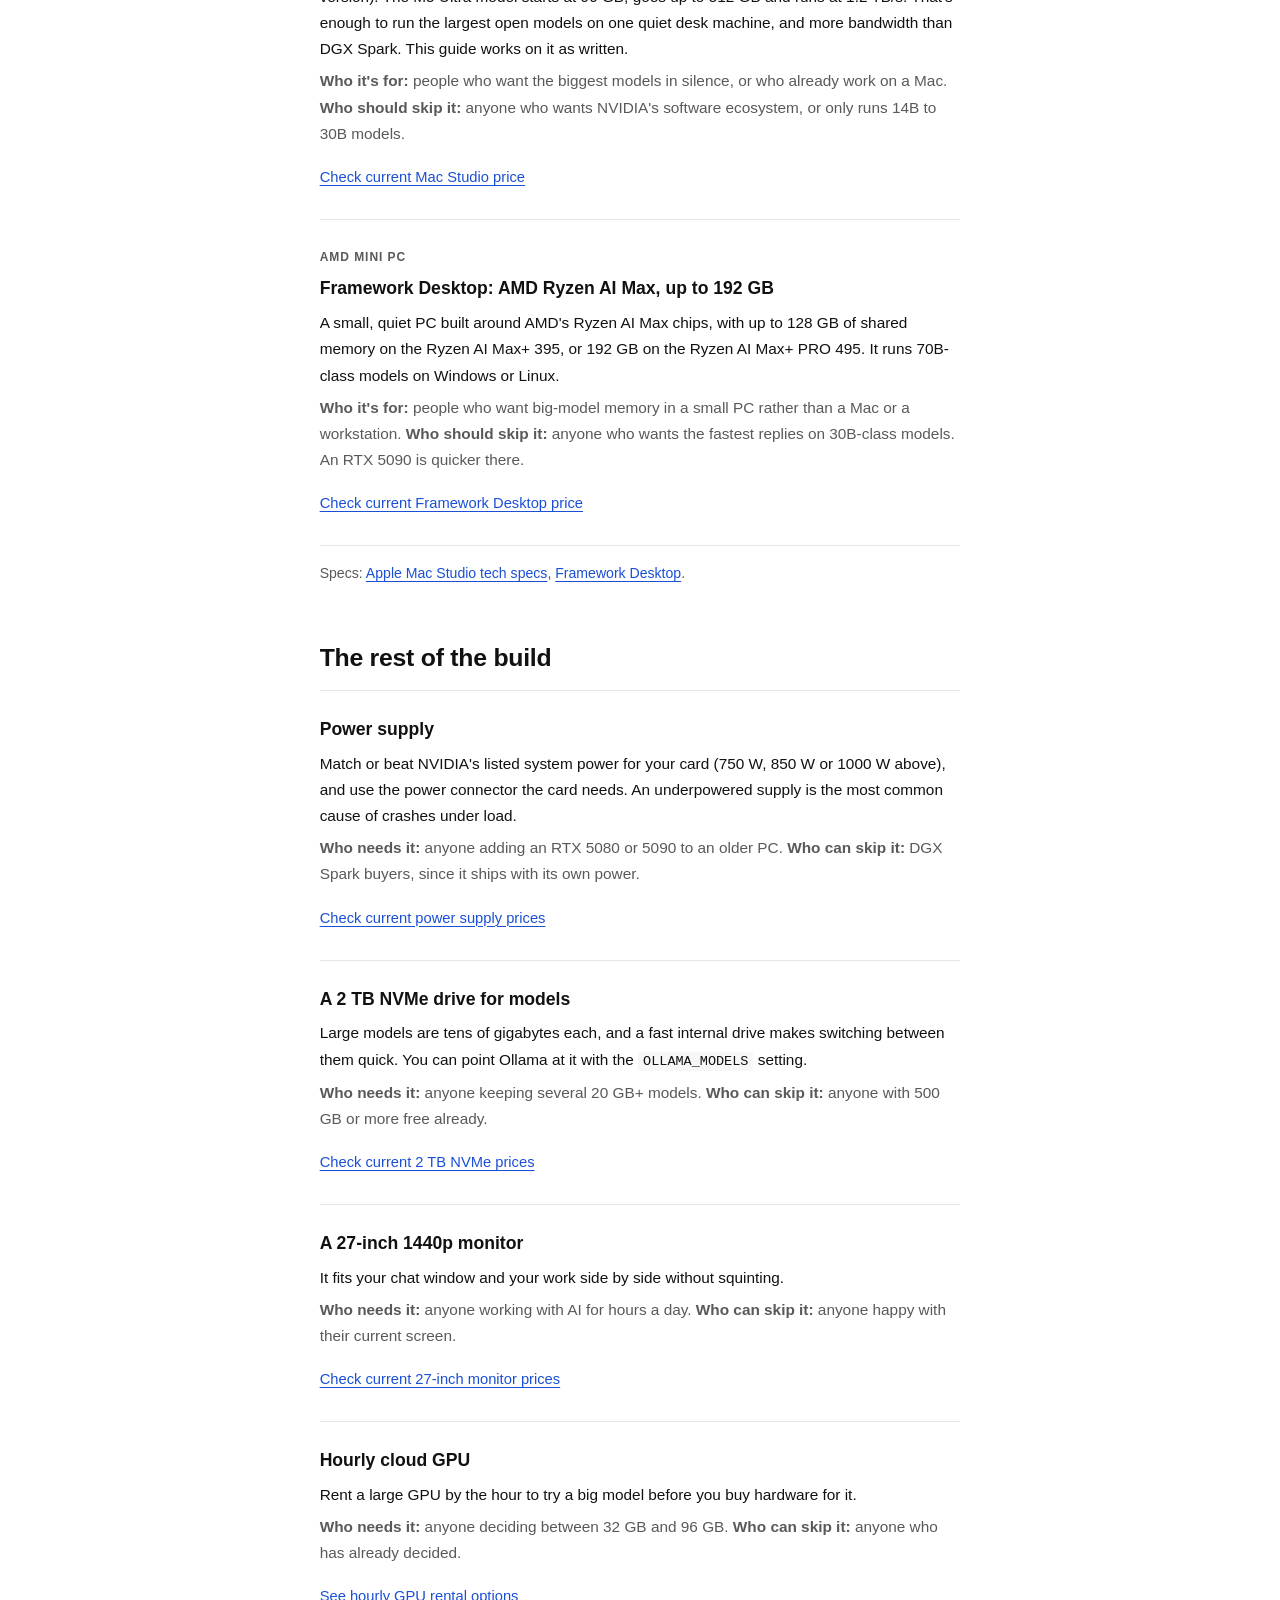
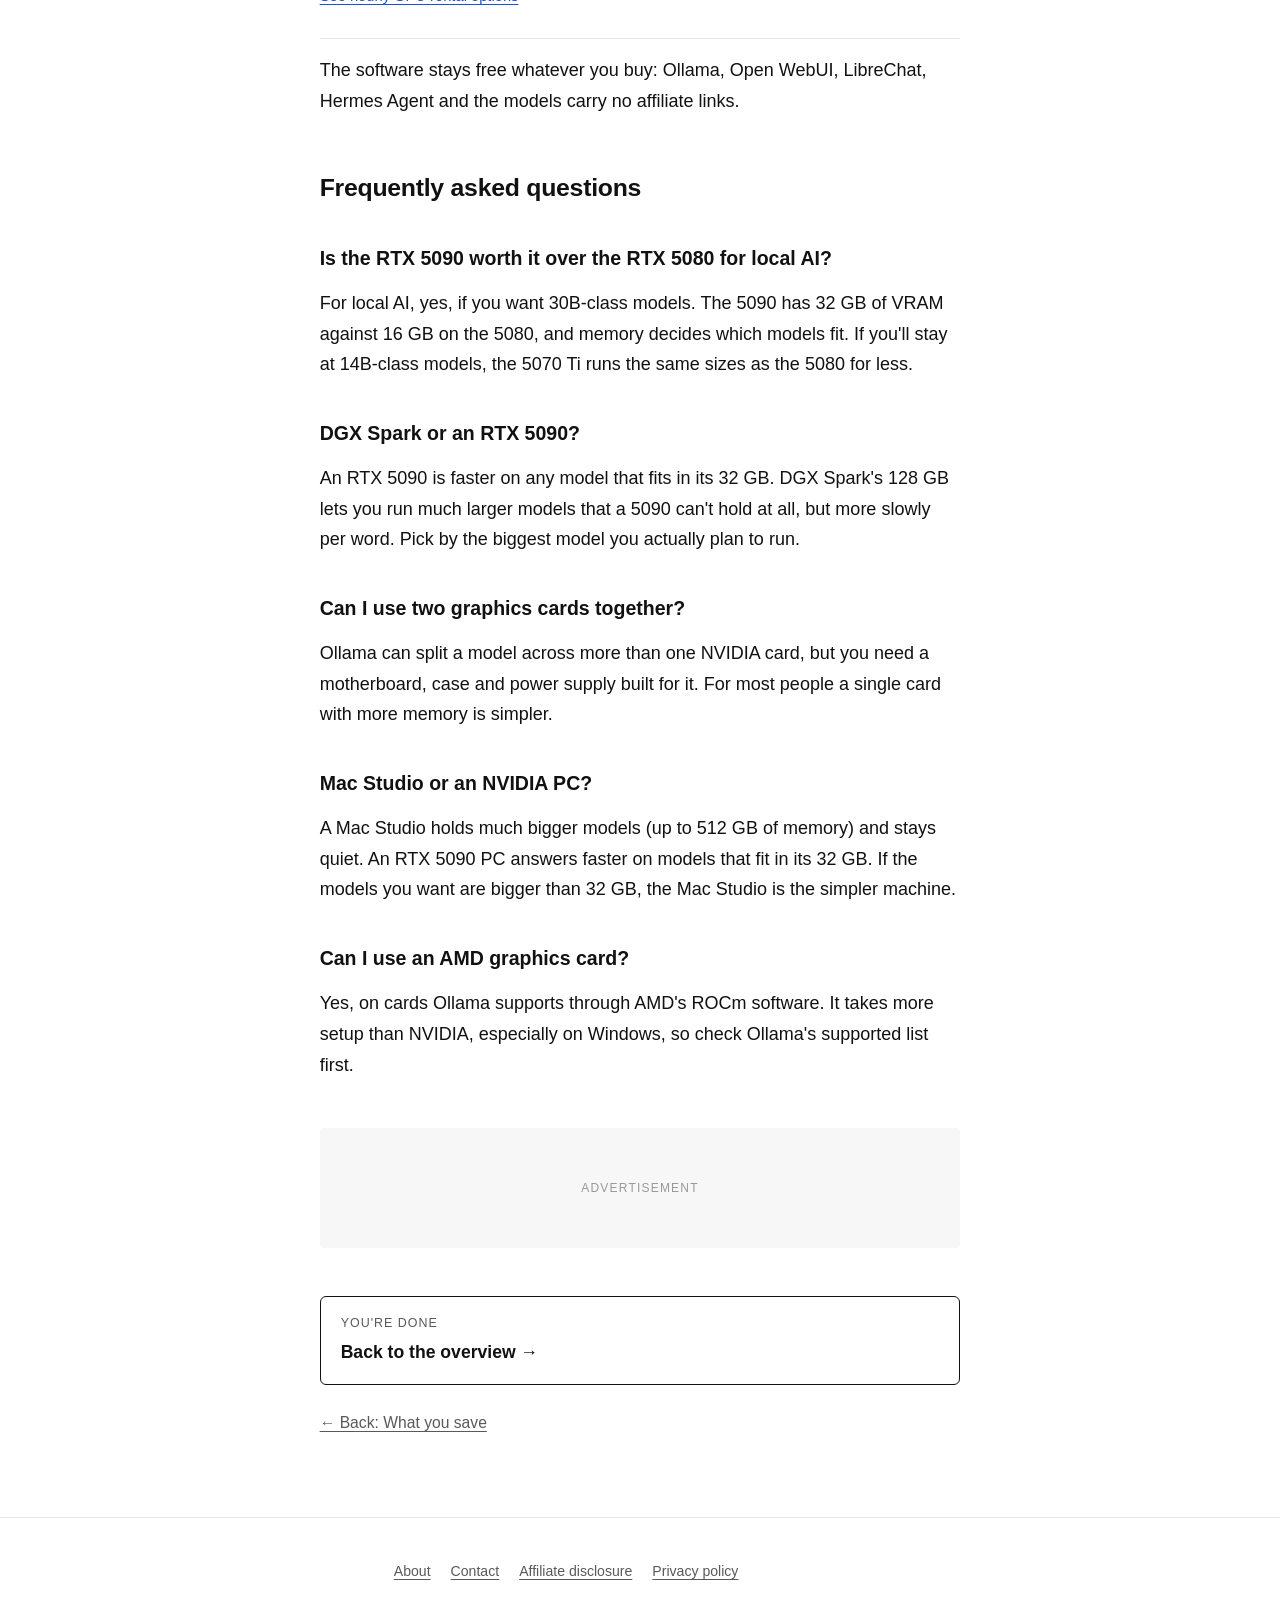
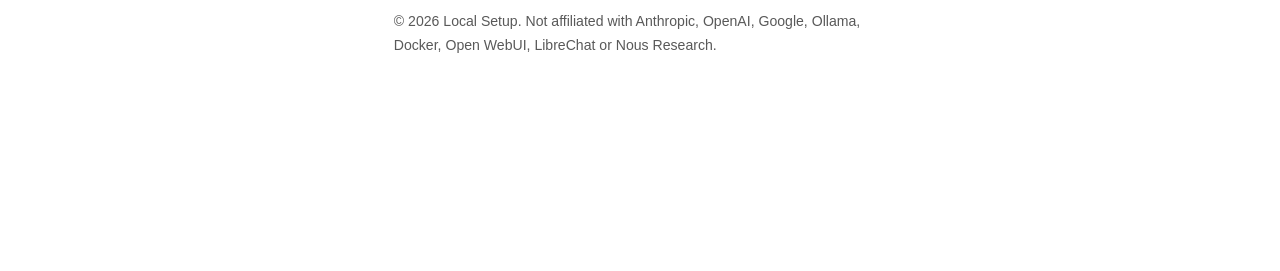
<file: docs/home-setup.html>
<!doctype html>
<html lang="en" class="no-js">
<head>
<meta charset="utf-8">
<meta name="viewport" content="width=device-width, initial-scale=1">
<title>The hardware: premium machines for local AI | Local Setup</title>
<meta name="description" content="Premium hardware for running local AI: NVIDIA RTX 5090 and RTX PRO 6000, AMD Radeon AI PRO, DGX Spark, Mac Studio and Framework Desktop, picked by memory, with who each is for.">
<link rel="canonical" href="https://welles-carbert.github.io/Local-setup/home-setup.html">
<meta property="og:type" content="article">
<meta property="og:title" content="The hardware: premium machines for local AI | Local Setup">
<meta property="og:description" content="Premium hardware for running local AI: NVIDIA RTX 5090 and RTX PRO 6000, AMD Radeon AI PRO, DGX Spark, Mac Studio and Framework Desktop, picked by memory, with who each is for.">
<meta property="og:url" content="https://welles-carbert.github.io/Local-setup/home-setup.html">
<link rel="stylesheet" href="assets/style.css?v=6">
<script type="application/ld+json">
{
 "@context": "https://schema.org",
 "@graph": [
  {
   "@type": "BreadcrumbList",
   "itemListElement": [
    {
     "@type": "ListItem",
     "position": 1,
     "name": "Local Setup",
     "item": "https://welles-carbert.github.io/Local-setup/"
    },
    {
     "@type": "ListItem",
     "position": 2,
     "name": "The hardware",
     "item": "https://welles-carbert.github.io/Local-setup/home-setup.html"
    }
   ]
  },
  {
   "@type": "Article",
   "headline": "The hardware: premium machines for local AI",
   "description": "Premium hardware for running local AI: NVIDIA RTX 5090 and RTX PRO 6000, AMD Radeon AI PRO, DGX Spark, Mac Studio and Framework Desktop, picked by memory, with who each is for.",
   "url": "https://welles-carbert.github.io/Local-setup/home-setup.html",
   "dateModified": "2026-11-17",
   "author": {
    "@type": "Organization",
    "name": "Local Setup",
    "url": "https://welles-carbert.github.io/Local-setup/"
   },
   "publisher": {
    "@type": "Organization",
    "name": "Local Setup",
    "url": "https://welles-carbert.github.io/Local-setup/"
   }
  },
  {
   "@type": "FAQPage",
   "mainEntity": [
    {
     "@type": "Question",
     "name": "Is the RTX 5090 worth it over the RTX 5080 for local AI?",
     "acceptedAnswer": {
      "@type": "Answer",
      "text": "For local AI, yes, if you want 30B-class models. The 5090 has 32 GB of VRAM against 16 GB on the 5080, and memory decides which models fit. If you'll stay at 14B-class models, the 5070 Ti runs the same sizes as the 5080 for less."
     }
    },
    {
     "@type": "Question",
     "name": "DGX Spark or an RTX 5090?",
     "acceptedAnswer": {
      "@type": "Answer",
      "text": "An RTX 5090 is faster on any model that fits in its 32 GB. DGX Spark's 128 GB lets you run much larger models that a 5090 can't hold at all, but more slowly per word. Pick by the biggest model you actually plan to run."
     }
    },
    {
     "@type": "Question",
     "name": "Can I use two graphics cards together?",
     "acceptedAnswer": {
      "@type": "Answer",
      "text": "Ollama can split a model across more than one NVIDIA card, but you need a motherboard, case and power supply built for it. For most people a single card with more memory is simpler."
     }
    },
    {
     "@type": "Question",
     "name": "Mac Studio or an NVIDIA PC?",
     "acceptedAnswer": {
      "@type": "Answer",
      "text": "A Mac Studio holds much bigger models (up to 512 GB of memory) and stays quiet. An RTX 5090 PC answers faster on models that fit in its 32 GB. If the models you want are bigger than 32 GB, the Mac Studio is the simpler machine."
     }
    },
    {
     "@type": "Question",
     "name": "Can I use an AMD graphics card?",
     "acceptedAnswer": {
      "@type": "Answer",
      "text": "Yes, on cards Ollama supports through AMD's ROCm software. It takes more setup than NVIDIA, especially on Windows, so check Ollama's supported list first."
     }
    }
   ]
  }
 ]
}
</script>
</head>
<body>
<header class="site-header">
  <div class="wrap">
    <a class="brand" href="index.html">Local Setup</a>
    <nav class="site-nav" aria-label="Main">
      <a href="get-ready.html">Guide</a>
      <a href="what-can-i-run.html">Can I run it?</a>
      <a href="cost-calculator.html">Calculator</a>
      <a href="savings.html">Savings</a>
      <a href="home-setup.html">Hardware</a>
      <a href="about.html">About</a>
    </nav>
  </div>
</header>
<main class="wrap">
<div class="page-head">
  <div class="progress-meta">
    <span>Part 6 of 6</span>
    <span>The hardware</span>
  </div>
  <div class="progress-track" aria-hidden="true"><div class="progress-fill" style="width: 100%;"></div></div>
  <h1>The hardware</h1>
  <p class="lede">If you're past testing and want local AI that keeps up with you, the graphics memory is what you're really buying. Here is premium hardware that runs local models well, from NVIDIA, AMD and Apple: a single card, a workstation, or a big-memory desktop.</p>
</div>

<nav class="on-this-page" aria-label="Sections on this page">
  <strong>On this page</strong>
  <ol>
    <li><a href="#vram">What actually matters: graphics memory</a></li>
    <li><a href="#cards">One graphics card for the PC you have</a></li>
    <li><a href="#workstation">Workstation: 96 GB on one card</a></li>
    <li><a href="#spark">Big-memory desktops: DGX Spark, Mac Studio, Framework</a></li>
    <li><a href="#rest">The rest of the build</a></li>
    <li><a href="#faq">Frequently asked questions</a></li>
  </ol>
</nav>

<!-- AD SPOT 1 of 3: paste ad code inside this div -->
<div class="ad-slot" data-ad-slot="banner-1"></div>

<section id="vram">
  <h2>What actually matters: graphics memory</h2>
  <p>A model runs fast when its whole file fits in the graphics card's own memory (VRAM), with some room left over for your conversation. When the model doesn't fit, part of it spills into regular memory and speed drops sharply. So pick hardware by VRAM first and by speed second.</p>
  <ul>
    <li><strong>16 GB of VRAM</strong> runs 14B-class models fully on the card. For example, <code>qwen3:14b</code> is about 9 GB.</li>
    <li><strong>32 GB</strong> runs the 30B-class models that come close to paid chat quality for everyday work. For example, <code>gemma4:31b</code> is about 20 GB.</li>
    <li><strong>96 GB to 128 GB</strong> runs 70B-class models and larger on a single machine.</li>
    <li><strong>Unified memory</strong> (Apple Silicon, AMD Ryzen AI Max, DGX Spark) is shared between processor and graphics, so most of it counts as graphics memory. Speed then depends on memory bandwidth, which is listed for each pick.</li>
  </ul>
  <p>Not sure what you need yet? Run the guide on the computer you already own first, then use <a href="what-can-i-run.html">What can my computer run?</a> to see where you hit the ceiling. Buying is optional, and nothing in this guide needs new hardware.</p>
</section>

<div class="disclosure"><strong>How this site earns money:</strong> the price links on this page are affiliate links. If you buy through one, this site earns a commission at no extra cost to you. Specs come from each maker's own pages, linked under each pick. Prices are not listed here because they change daily. <a href="disclosure.html">Read the full disclosure</a>.</div>

<section id="cards">
  <h2>One graphics card for the PC you have</h2>
  <p>This is the most direct upgrade if you already have a desktop PC with room for a full-size card and a big enough power supply.</p>
  <div class="cards">
    <div class="card pick">
      <span class="tag">Top pick</span>
      <h4>GeForce RTX 5090: 32 GB GDDR7</h4>
      <p>The most VRAM on any GeForce card. It runs 30B-class models entirely on the card at full speed, with room for long documents.</p>
      <p class="meta"><strong>Power:</strong> 575 W for the card. NVIDIA lists a 1000 W power supply for the whole system. <strong>Who it's for:</strong> people who want the best single-card local setup. <strong>Who should skip it:</strong> anyone whose case or power supply can't take it, and anyone who only runs 8B to 14B models.</p>
      <div class="slot"><!-- AFFILIATE LINK (rtx-5090, Amazon or B&H): replace # with your link --><a href="#" rel="sponsored noopener" data-aff="rtx-5090">Check current RTX 5090 price</a></div>
    </div>
    <div class="card">
      <span class="tag">Value pick</span>
      <h4>GeForce RTX 5070 Ti: 16 GB GDDR7</h4>
      <p>It has the same 16 GB as the RTX 5080, so it runs the same model sizes. It's slower per word, but for most people it's the smarter buy.</p>
      <p class="meta"><strong>Power:</strong> 300 W for the card, with a 750 W system power supply listed. <strong>Who it's for:</strong> 14B-class models at good speed, without RTX 5090 power and heat. <strong>Who should skip it:</strong> anyone set on 30B-class models, who needs 32 GB.</p>
      <div class="slot"><!-- AFFILIATE LINK (rtx-5070-ti, Amazon or B&H): replace # with your link --><a href="#" rel="sponsored noopener" data-aff="rtx-5070-ti">Check current RTX 5070 Ti price</a></div>
    </div>
    <div class="card">
      <span class="tag">Also good</span>
      <h4>GeForce RTX 5080: 16 GB GDDR7</h4>
      <p>It's faster than the 5070 Ti, but it has the same memory ceiling. Buy it if you also game or edit video on the same machine.</p>
      <p class="meta"><strong>Power:</strong> 360 W for the card, with an 850 W system power supply listed. <strong>Who it's for:</strong> a mixed-use PC where AI is one job of several. <strong>Who should skip it:</strong> anyone buying only for local AI. The 5070 Ti runs the same models.</p>
      <div class="slot"><!-- AFFILIATE LINK (rtx-5080, Amazon or B&H): replace # with your link --><a href="#" rel="sponsored noopener" data-aff="rtx-5080">Check current RTX 5080 price</a></div>
    </div>
    <div class="card">
      <span class="tag">AMD option</span>
      <h4>AMD Radeon AI PRO R9700: 32 GB</h4>
      <p>32 GB of graphics memory, the same amount as an RTX 5090, on a card built for AI work. Ollama's GPU docs list it as supported on Linux through AMD's ROCm software. It isn't on their Windows list, so plan on Linux for this card.</p>
      <p class="meta"><strong>Who it's for:</strong> 30B-class models on one card, for people running Linux. <strong>Who should skip it:</strong> anyone who wants the simplest setup. NVIDIA is still the easier path.</p>
      <div class="slot"><!-- AFFILIATE LINK (radeon-r9700, Amazon or Newegg): replace # with your link --><a href="#" rel="sponsored noopener" data-aff="radeon-r9700">Check current Radeon AI PRO R9700 price</a></div>
    </div>
  </div>
  <p class="meta">Specs: <a href="https://www.nvidia.com/en-us/geforce/graphics-cards/compare/" rel="noopener">NVIDIA GeForce compare page</a> (memory and power figures are for NVIDIA's Founders Edition. Partner cards can differ, so check the listing), <a href="https://www.amd.com/en/products/graphics/workstations/radeon-ai-pro.html" rel="noopener">AMD Radeon AI PRO page</a>, <a href="https://docs.ollama.com/gpu" rel="noopener">Ollama supported GPUs</a>.</p>
</section>

<!-- AD SPOT 2 of 3: paste ad code inside this div -->
<div class="ad-slot" data-ad-slot="banner-2"></div>

<section id="workstation">
  <h2>Workstation: 96 GB on one card</h2>
  <div class="cards">
    <div class="card">
      <span class="tag">Workstation</span>
      <h4>RTX PRO 6000 Blackwell Workstation Edition: 96 GB GDDR7 with ECC</h4>
      <p>Three times the memory of an RTX 5090 on one card. It runs 70B-class models without splitting them across cards, with room left for long context.</p>
      <p class="meta"><strong>Power:</strong> up to 600 W. <strong>Who it's for:</strong> people running the largest open models daily, or serving a small team from one machine. <strong>Who should skip it:</strong> anyone who isn't sure they need more than 32 GB. Start with an RTX 5090 or DGX Spark.</p>
      <div class="slot"><!-- AFFILIATE LINK (rtx-pro-6000, B&H): replace # with your link --><a href="#" rel="sponsored noopener" data-aff="rtx-pro-6000">Check current RTX PRO 6000 price</a></div>
    </div>
    <div class="card">
      <span class="tag">Prebuilt</span>
      <h4>A prebuilt RTX 5090 or RTX PRO desktop</h4>
      <p>If you'd rather not build, buy a desktop that ships with the card, a matched power supply and cooling already fitted. Check the listing for the exact graphics card, the power supply wattage (match NVIDIA's figure above) and at least 64 GB of system memory.</p>
      <p class="meta"><strong>Who it's for:</strong> anyone who wants it working on day one. <strong>Who should skip it:</strong> anyone with a PC that can take a new card.</p>
      <div class="slot"><!-- AFFILIATE LINK (prebuilt-workstation, B&H or Newegg): replace # with your link --><a href="#" rel="sponsored noopener" data-aff="prebuilt-workstation">Check current prebuilt workstation prices</a></div>
    </div>
  </div>
  <p class="meta">Specs: <a href="https://www.nvidia.com/rtx-pro-6000" rel="noopener">NVIDIA RTX PRO 6000 page</a>.</p>
</section>

<section id="spark">
  <h2>Big-memory desktops</h2>
  <p>These keep the model in a large pool of shared memory instead of a graphics card. They fit far bigger models than any single consumer card, and answer more slowly per word than an RTX card on models that fit both.</p>
  <div class="cards">
    <div class="card">
      <span class="tag">Compact</span>
      <h4>NVIDIA DGX Spark: 128 GB unified memory</h4>
      <p>A small desktop box built for AI, with 128 GB of memory shared between the processor and the graphics side. NVIDIA says it handles models of up to 200 billion parameters, or 405 billion with two linked together. The trade-off is memory bandwidth: 273 GB/s is far lower than a desktop RTX card, so a model that fits on both answers faster on the RTX card. The Spark is for running models too big for any GeForce card.</p>
      <p class="meta"><strong>Storage:</strong> 1 TB or 4 TB. <strong>Who it's for:</strong> people who want very large models in a quiet box on the desk, without building a PC. <strong>Who should skip it:</strong> anyone mainly running 14B to 30B models, where an RTX card is faster.</p>
      <div class="slot"><!-- AFFILIATE LINK (dgx-spark, B&H): replace # with your link --><a href="#" rel="sponsored noopener" data-aff="dgx-spark">Check current DGX Spark price</a></div>
    </div>
  </div>
  <p class="meta">Specs: <a href="https://docs.nvidia.com/dgx/dgx-spark/hardware.html" rel="noopener">NVIDIA DGX Spark hardware overview</a>.</p>
  <div class="cards">
    <div class="card pick">
      <span class="tag">Most memory</span>
      <h4>Apple Mac Studio: up to 512 GB unified memory</h4>
      <p>The M5 Max model goes up to 128 GB with 614 GB/s of bandwidth (on the 40-core GPU version). The M5 Ultra model starts at 96 GB, goes up to 512 GB and runs at 1.2 TB/s. That's enough to run the largest open models on one quiet desk machine, and more bandwidth than DGX Spark. This guide works on it as written.</p>
      <p class="meta"><strong>Who it's for:</strong> people who want the biggest models in silence, or who already work on a Mac. <strong>Who should skip it:</strong> anyone who wants NVIDIA's software ecosystem, or only runs 14B to 30B models.</p>
      <div class="slot"><!-- AFFILIATE LINK (mac-studio, B&H or Amazon; Apple's own program does not pay on Macs): replace # with your link --><a href="#" rel="sponsored noopener" data-aff="mac-studio">Check current Mac Studio price</a></div>
    </div>
    <div class="card">
      <span class="tag">AMD mini PC</span>
      <h4>Framework Desktop: AMD Ryzen AI Max, up to 192 GB</h4>
      <p>A small, quiet PC built around AMD's Ryzen AI Max chips, with up to 128 GB of shared memory on the Ryzen AI Max+ 395, or 192 GB on the Ryzen AI Max+ PRO 495. It runs 70B-class models on Windows or Linux.</p>
      <p class="meta"><strong>Who it's for:</strong> people who want big-model memory in a small PC rather than a Mac or a workstation. <strong>Who should skip it:</strong> anyone who wants the fastest replies on 30B-class models. An RTX 5090 is quicker there.</p>
      <div class="slot"><!-- AFFILIATE LINK (framework-desktop, Framework direct; affiliate program not confirmed yet): replace # with your link --><a href="#" rel="sponsored noopener" data-aff="framework-desktop">Check current Framework Desktop price</a></div>
    </div>
  </div>
  <p class="meta">Specs: <a href="https://www.apple.com/mac-studio/specs/" rel="noopener">Apple Mac Studio tech specs</a>, <a href="https://frame.work/products/desktop" rel="noopener">Framework Desktop</a>.</p>
</section>

<section id="rest">
  <h2>The rest of the build</h2>
  <div class="cards">
    <div class="card">
      <h4>Power supply</h4>
      <p>Match or beat NVIDIA's listed system power for your card (750 W, 850 W or 1000 W above), and use the power connector the card needs. An underpowered supply is the most common cause of crashes under load.</p>
      <p class="meta"><strong>Who needs it:</strong> anyone adding an RTX 5080 or 5090 to an older PC. <strong>Who can skip it:</strong> DGX Spark buyers, since it ships with its own power.</p>
      <div class="slot"><!-- AFFILIATE LINK (psu, Amazon): replace # with your link --><a href="#" rel="sponsored noopener" data-aff="psu">Check current power supply prices</a></div>
    </div>
    <div class="card">
      <h4>A 2 TB NVMe drive for models</h4>
      <p>Large models are tens of gigabytes each, and a fast internal drive makes switching between them quick. You can point Ollama at it with the <code>OLLAMA_MODELS</code> setting.</p>
      <p class="meta"><strong>Who needs it:</strong> anyone keeping several 20 GB+ models. <strong>Who can skip it:</strong> anyone with 500 GB or more free already.</p>
      <div class="slot"><!-- AFFILIATE LINK (nvme, Amazon): replace # with your link --><a href="#" rel="sponsored noopener" data-aff="nvme">Check current 2 TB NVMe prices</a></div>
    </div>
    <div class="card">
      <h4>A 27-inch 1440p monitor</h4>
      <p>It fits your chat window and your work side by side without squinting.</p>
      <p class="meta"><strong>Who needs it:</strong> anyone working with AI for hours a day. <strong>Who can skip it:</strong> anyone happy with their current screen.</p>
      <div class="slot"><!-- AFFILIATE LINK (monitor, Amazon): replace # with your link --><a href="#" rel="sponsored noopener" data-aff="monitor">Check current 27-inch monitor prices</a></div>
    </div>
    <div class="card">
      <h4>Hourly cloud GPU</h4>
      <p>Rent a large GPU by the hour to try a big model before you buy hardware for it.</p>
      <p class="meta"><strong>Who needs it:</strong> anyone deciding between 32 GB and 96 GB. <strong>Who can skip it:</strong> anyone who has already decided.</p>
      <div class="slot"><!-- AFFILIATE LINK (gpu-cloud, RunPod): replace # with your link --><a href="#" rel="sponsored noopener" data-aff="gpu-cloud">See hourly GPU rental options</a></div>
    </div>
  </div>
  <p>The software stays free whatever you buy: Ollama, Open WebUI, LibreChat, Hermes Agent and the models carry no affiliate links.</p>
</section>

<section id="faq">
  <h2>Frequently asked questions</h2>
  <h3>Is the RTX 5090 worth it over the RTX 5080 for local AI?</h3>
  <p>For local AI, yes, if you want 30B-class models. The 5090 has 32 GB of VRAM against 16 GB on the 5080, and memory decides which models fit. If you'll stay at 14B-class models, the 5070 Ti runs the same sizes as the 5080 for less.</p>

  <h3>DGX Spark or an RTX 5090?</h3>
  <p>An RTX 5090 is faster on any model that fits in its 32 GB. DGX Spark's 128 GB lets you run much larger models that a 5090 can't hold at all, but more slowly per word. Pick by the biggest model you actually plan to run.</p>

  <h3>Can I use two graphics cards together?</h3>
  <p>Ollama can split a model across more than one NVIDIA card, but you need a motherboard, case and power supply built for it. For most people a single card with more memory is simpler.</p>

  <h3>Mac Studio or an NVIDIA PC?</h3>
  <p>A Mac Studio holds much bigger models (up to 512 GB of memory) and stays quiet. An RTX 5090 PC answers faster on models that fit in its 32 GB. If the models you want are bigger than 32 GB, the Mac Studio is the simpler machine.</p>

  <h3>Can I use an AMD graphics card?</h3>
  <p>Yes, on cards Ollama supports through AMD's ROCm software. It takes more setup than NVIDIA, especially on Windows, so check Ollama's supported list first.</p>
</section>

<!-- AD SPOT 3 of 3: paste ad code inside this div -->
<div class="ad-slot" data-ad-slot="banner-3"></div>

<nav class="pager" aria-label="Guide pages">
  <a class="next" href="index.html"><span>You're done</span>Back to the overview →</a>
  <a class="back" href="savings.html">← Back: What you save</a>
</nav>
</main>
<footer class="site-footer">
  <div class="wrap">
    <nav aria-label="Footer">
      <a href="about.html">About</a>
      <a href="contact.html">Contact</a>
      <a href="disclosure.html">Affiliate disclosure</a>
      <a href="privacy.html">Privacy policy</a>
    </nav>
    <p>© <span id="year">2026</span> Local Setup. Not affiliated with Anthropic, OpenAI, Google, Ollama, Docker, Open WebUI, LibreChat or Nous Research.</p>
  </div>
</footer>
<!-- AD SPOT 4 (sticky bottom banner): paste ad code inside this div -->
<div class="ad-sticky" data-ad-slot="banner-sticky"></div>
<script src="assets/app.js?v=6"></script>
</body>
</html>
</file>
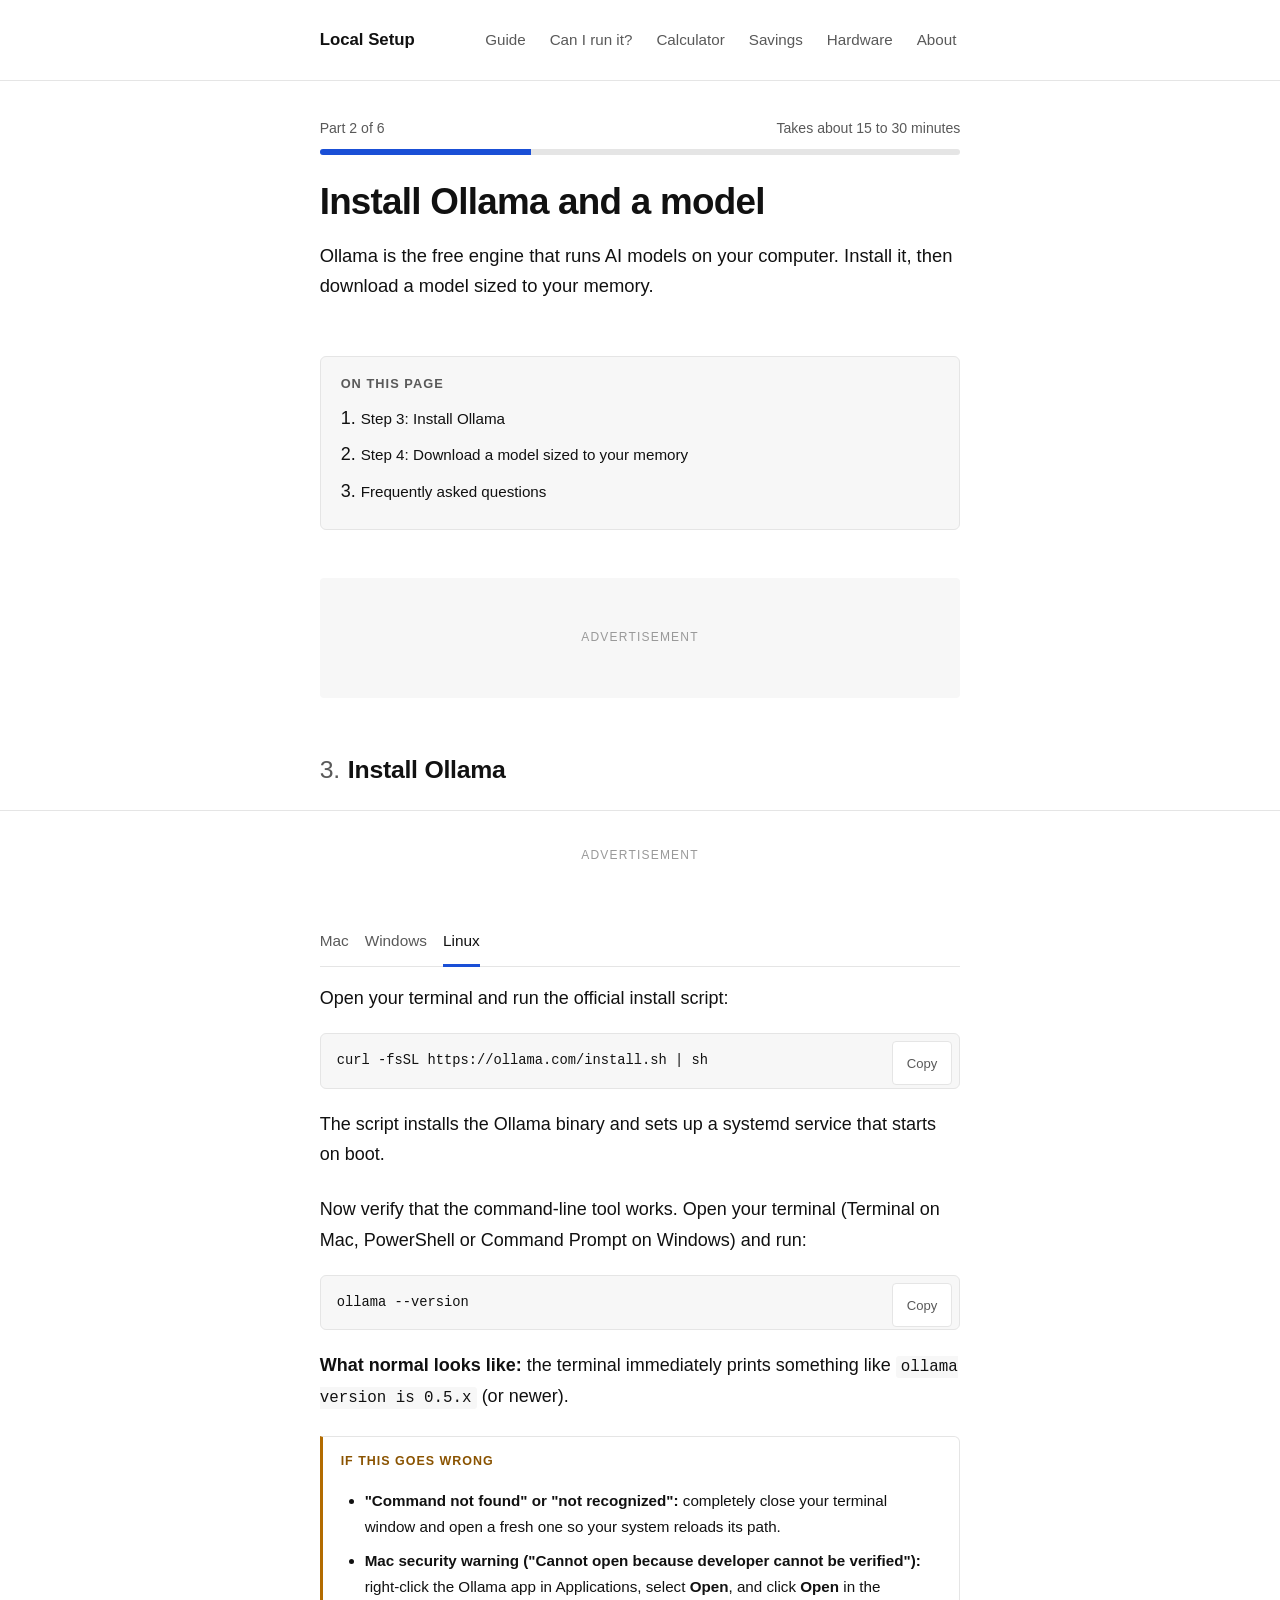
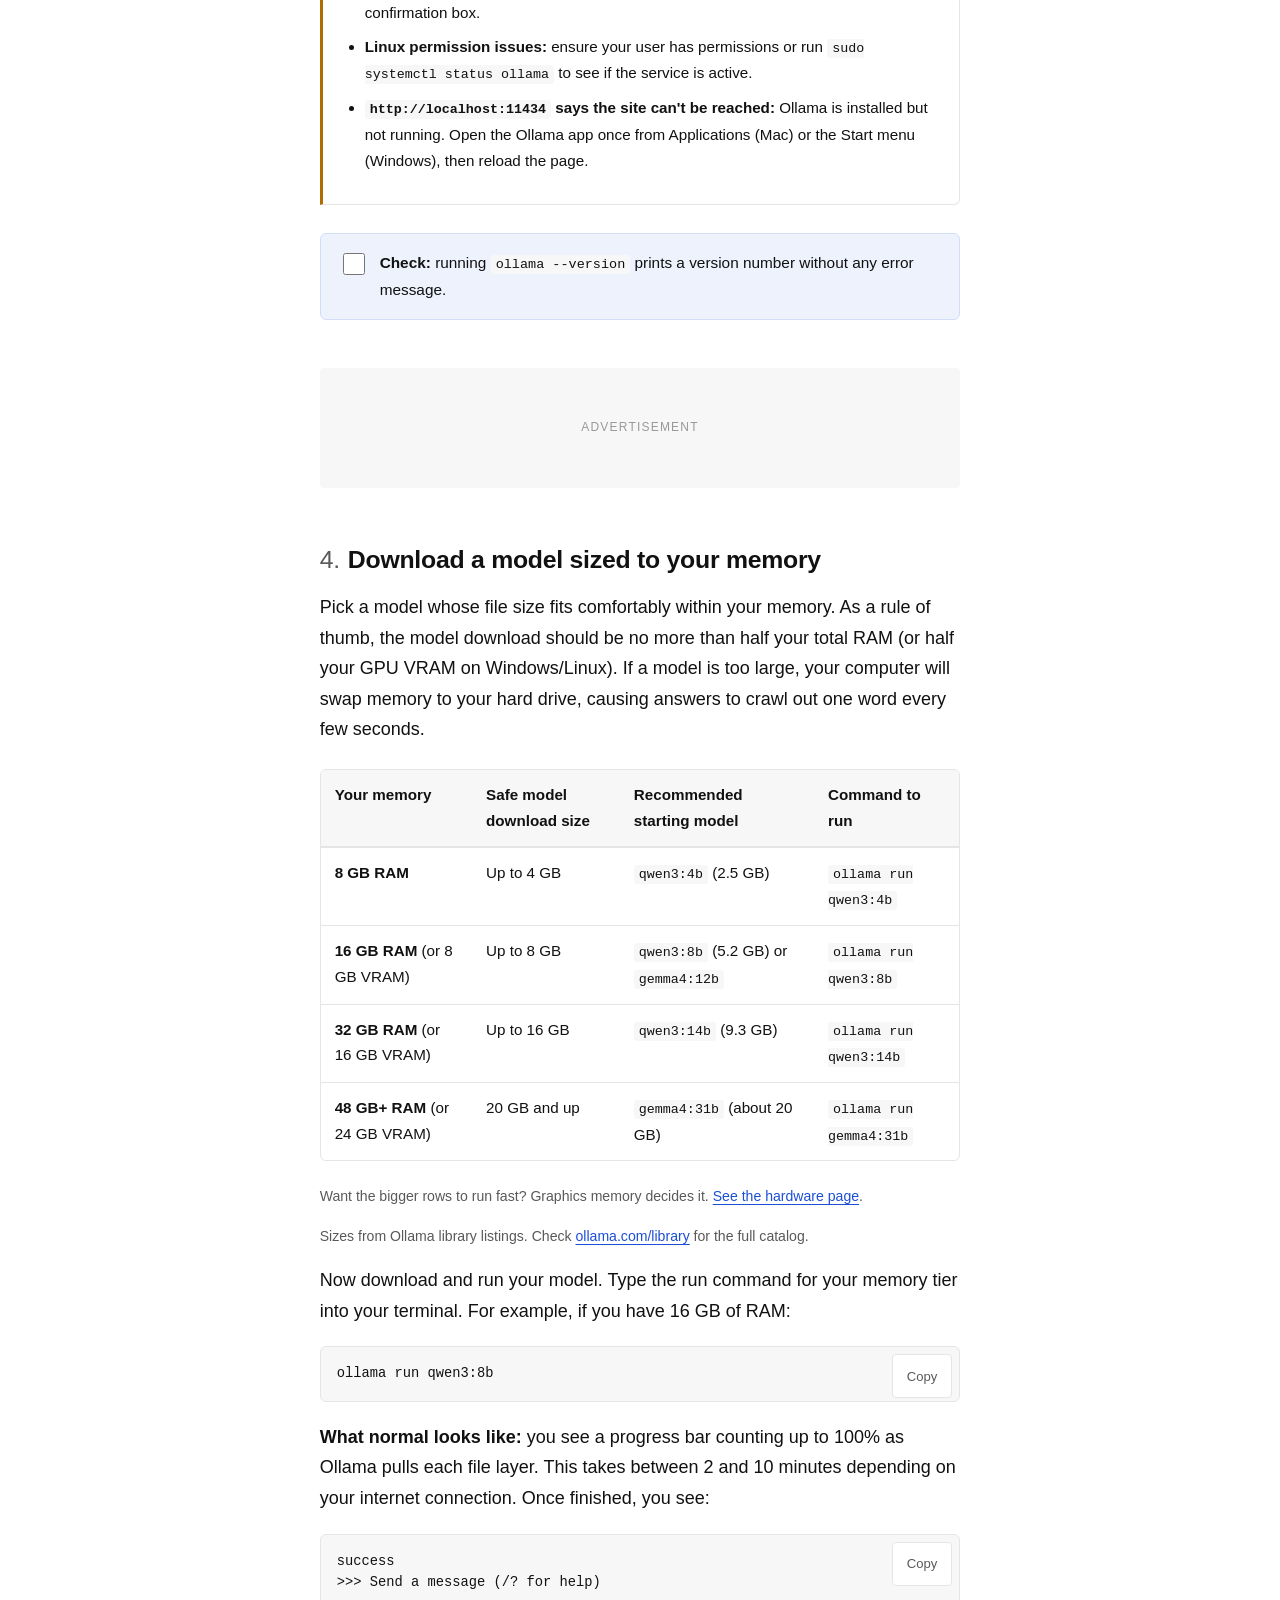
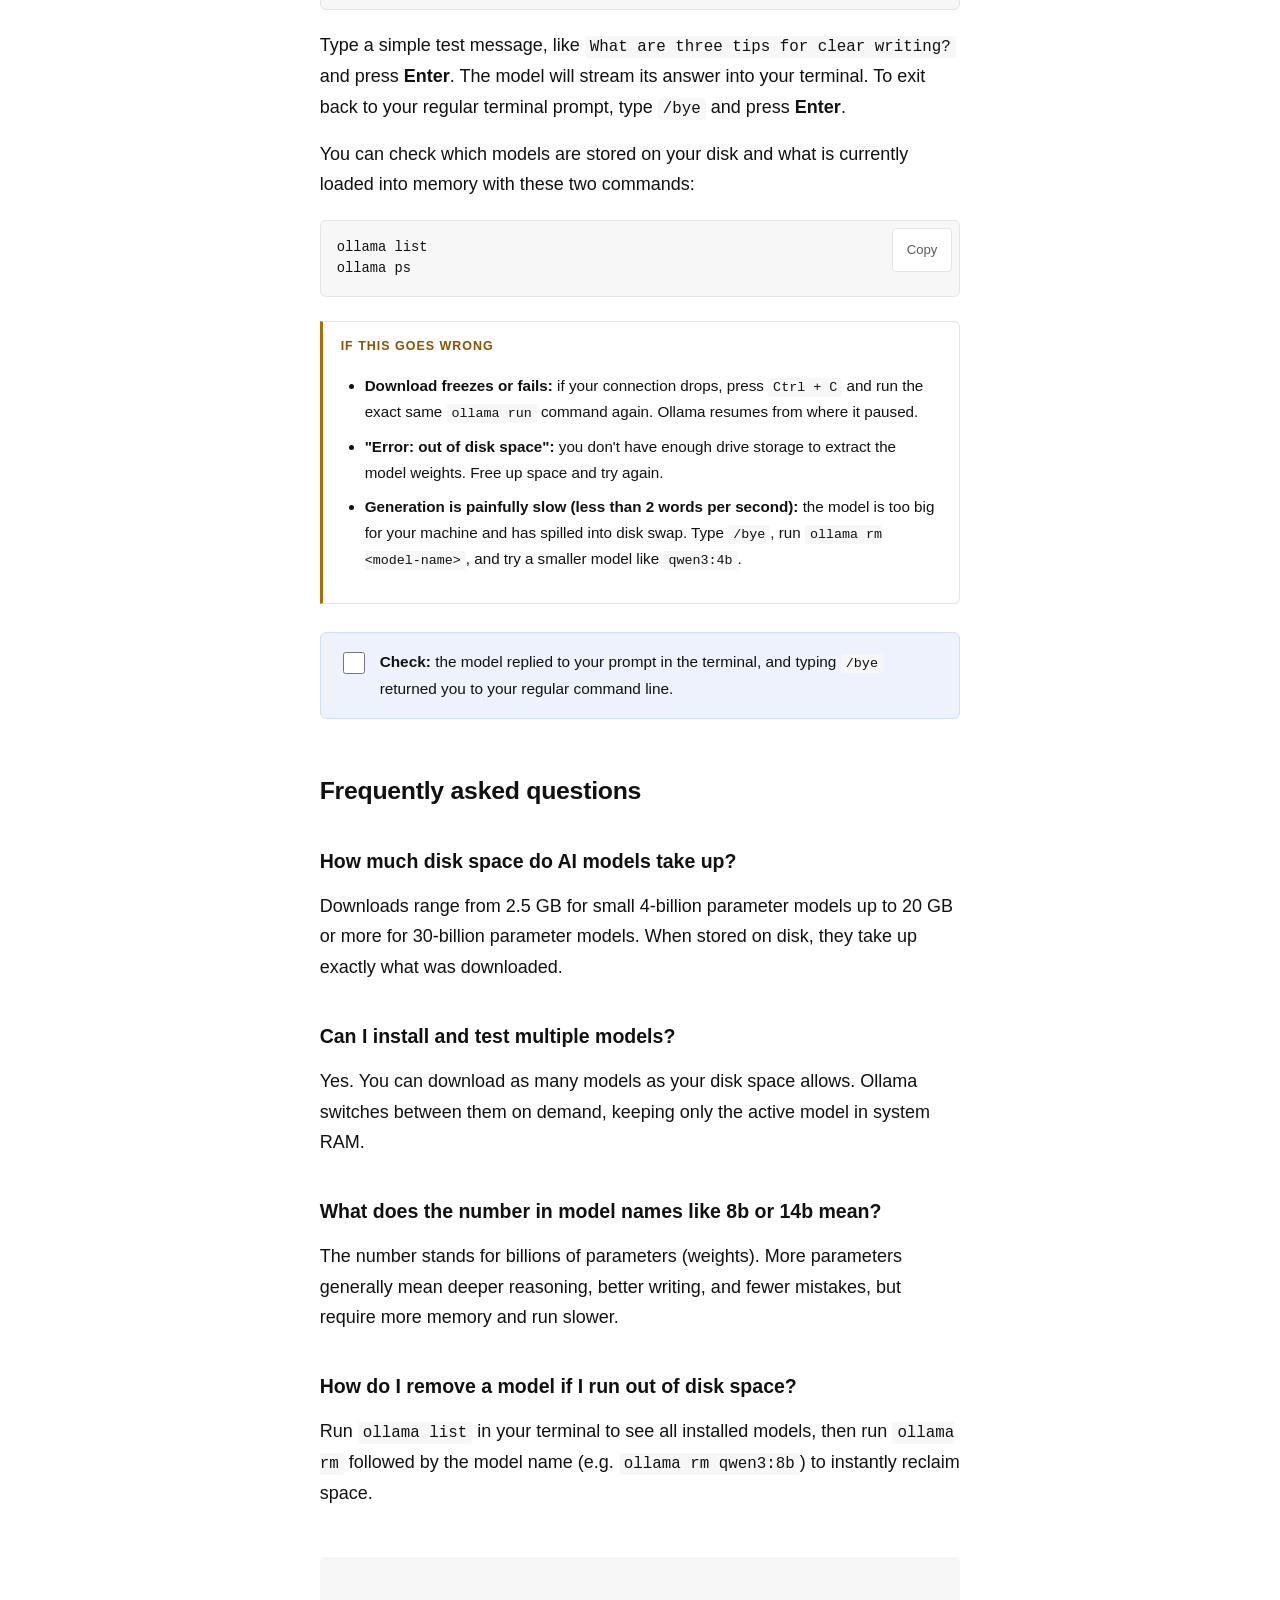
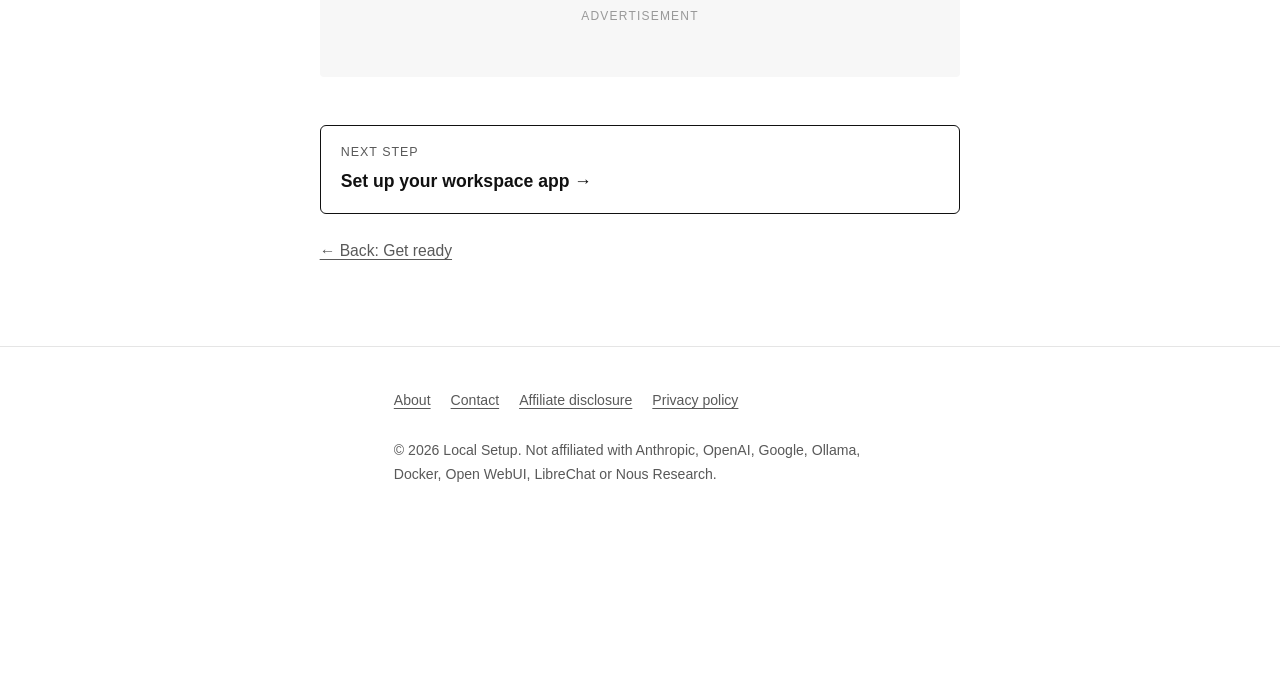
<file: docs/install-ollama.html>
<!doctype html>
<html lang="en" class="no-js">
<head>
<meta charset="utf-8">
<meta name="viewport" content="width=device-width, initial-scale=1">
<title>Install Ollama and a model | Local Setup</title>
<meta name="description" content="Install the free model runner and download a model that fits your memory.">
<link rel="canonical" href="https://welles-carbert.github.io/Local-setup/install-ollama.html">
<meta property="og:type" content="article">
<meta property="og:title" content="Install Ollama and a model | Local Setup">
<meta property="og:description" content="Install the free model runner and download a model that fits your memory.">
<meta property="og:url" content="https://welles-carbert.github.io/Local-setup/install-ollama.html">
<link rel="stylesheet" href="assets/style.css?v=6">
<script type="application/ld+json">
{
 "@context": "https://schema.org",
 "@graph": [
  {
   "@type": "BreadcrumbList",
   "itemListElement": [
    {
     "@type": "ListItem",
     "position": 1,
     "name": "Local Setup",
     "item": "https://welles-carbert.github.io/Local-setup/"
    },
    {
     "@type": "ListItem",
     "position": 2,
     "name": "Install Ollama and a model",
     "item": "https://welles-carbert.github.io/Local-setup/install-ollama.html"
    }
   ]
  },
  {
   "@type": "HowTo",
   "name": "Install Ollama and a model",
   "description": "Install the free model runner and download a model that fits your memory.",
   "url": "https://welles-carbert.github.io/Local-setup/install-ollama.html",
   "totalTime": "PT30M",
   "step": [
    {
     "@type": "HowToStep",
     "name": "Install Ollama",
     "url": "https://welles-carbert.github.io/Local-setup/install-ollama.html#step-3"
    },
    {
     "@type": "HowToStep",
     "name": "Download a model sized to your memory",
     "url": "https://welles-carbert.github.io/Local-setup/install-ollama.html#step-4"
    }
   ]
  },
  {
   "@type": "TechArticle",
   "headline": "Install Ollama and a model",
   "description": "Install the free model runner and download a model that fits your memory.",
   "url": "https://welles-carbert.github.io/Local-setup/install-ollama.html",
   "dateModified": "2026-11-10",
   "author": {
    "@type": "Organization",
    "name": "Local Setup",
    "url": "https://welles-carbert.github.io/Local-setup/"
   },
   "publisher": {
    "@type": "Organization",
    "name": "Local Setup",
    "url": "https://welles-carbert.github.io/Local-setup/"
   }
  },
  {
   "@type": "FAQPage",
   "mainEntity": [
    {
     "@type": "Question",
     "name": "How much disk space do AI models take up?",
     "acceptedAnswer": {
      "@type": "Answer",
      "text": "Downloads range from 2.5 GB for small 4-billion parameter models up to 20 GB or more for 30-billion parameter models. When stored on disk, they take up exactly what was downloaded."
     }
    },
    {
     "@type": "Question",
     "name": "Can I install and test multiple models?",
     "acceptedAnswer": {
      "@type": "Answer",
      "text": "Yes. You can download as many models as your disk space allows. Ollama switches between them on demand, keeping only the active model in system RAM."
     }
    },
    {
     "@type": "Question",
     "name": "What does the number in model names like 8b or 14b mean?",
     "acceptedAnswer": {
      "@type": "Answer",
      "text": "The number stands for billions of parameters (weights). More parameters generally mean deeper reasoning, better writing, and fewer mistakes, but require more memory and run slower."
     }
    },
    {
     "@type": "Question",
     "name": "How do I remove a model if I run out of disk space?",
     "acceptedAnswer": {
      "@type": "Answer",
      "text": "Run 'ollama list' in your terminal to see all installed models, then run 'ollama rm' followed by the model name (e.g. 'ollama rm qwen3:8b') to instantly reclaim space."
     }
    }
   ]
  }
 ]
}
</script>
</head>
<body>
<header class="site-header">
  <div class="wrap">
    <a class="brand" href="index.html">Local Setup</a>
    <nav class="site-nav" aria-label="Main">
      <a href="get-ready.html">Guide</a>
      <a href="what-can-i-run.html">Can I run it?</a>
      <a href="cost-calculator.html">Calculator</a>
      <a href="savings.html">Savings</a>
      <a href="home-setup.html">Hardware</a>
      <a href="about.html">About</a>
    </nav>
  </div>
</header>
<main class="wrap">
<div class="page-head">
  <div class="progress-meta">
    <span>Part 2 of 6</span>
    <span>Takes about 15 to 30 minutes</span>
  </div>
  <div class="progress-track" aria-hidden="true"><div class="progress-fill" style="width: 33%;"></div></div>
  <h1>Install Ollama and a model</h1>
  <p class="lede">Ollama is the free engine that runs AI models on your computer. Install it, then download a model sized to your memory.</p>
</div>

<nav class="on-this-page" aria-label="Steps on this page">
  <strong>On this page</strong>
  <ol>
    <li><a href="#step-3">Step 3: Install Ollama</a></li>
    <li><a href="#step-4">Step 4: Download a model sized to your memory</a></li>
    <li><a href="#faq">Frequently asked questions</a></li>
  </ol>
</nav>

<!-- AD SPOT 1 of 3: paste ad code inside this div -->
<div class="ad-slot" data-ad-slot="banner-1"></div>

<section>
  <h2 id="step-3"><span class="step-num">3</span>Install Ollama</h2>
  <p>Ollama is the free program that manages and runs open-source models on your computer. Workspace apps connect to Ollama in the background to send and receive text. Download it from the official site at <a href="https://ollama.com/download" rel="noopener">ollama.com/download</a>.</p>

  <div class="tabs">
    <div class="tab-list" role="tablist">
      <button type="button" data-os="mac">Mac</button>
      <button type="button" data-os="win">Windows</button>
      <button type="button" data-os="linux">Linux</button>
    </div>
    <div class="tab-panel" data-os="mac">
      <h4>Mac</h4>
      <ol>
        <li>Download <code>Ollama-darwin.zip</code> from the download page.</li>
        <li>Double-click the zip file to unpack it, then drag the <strong>Ollama</strong> app into your <code>Applications</code> folder.</li>
        <li>Open Ollama from Applications. A welcome window will ask permission to install its command-line tool. Click <strong>Install</strong> and enter your Mac password when prompted.</li>
        <li>An Ollama llama icon appears in the top menu bar near the clock. Ollama is now running.</li>
      </ol>
    </div>
    <div class="tab-panel" data-os="win">
      <h4>Windows</h4>
      <ol>
        <li>Download <code>OllamaSetup.exe</code> and run the installer.</li>
        <li>Click <strong>Install</strong>. Once finished, Ollama starts quietly in the background.</li>
        <li>An Ollama icon appears in the Windows system tray (bottom-right near your clock).</li>
        <li>If you have an NVIDIA graphics card, ensure your NVIDIA driver is current via the GeForce Experience app or NVIDIA's site so Ollama can use CUDA acceleration automatically.</li>
      </ol>
    </div>
    <div class="tab-panel" data-os="linux">
      <h4>Linux</h4>
      <p>Open your terminal and run the official install script:</p>
      <div class="code"><pre><code>curl -fsSL https://ollama.com/install.sh | sh</code></pre></div>
      <p>The script installs the Ollama binary and sets up a systemd service that starts on boot.</p>
    </div>
  </div>

  <p>Now verify that the command-line tool works. Open your terminal (Terminal on Mac, PowerShell or Command Prompt on Windows) and run:</p>
  <div class="code"><pre><code>ollama --version</code></pre></div>
  <p><strong>What normal looks like:</strong> the terminal immediately prints something like <code>ollama version is 0.5.x</code> (or newer).</p>

  <div class="trouble">
    <p class="trouble-title">If this goes wrong</p>
    <ul>
      <li><strong>"Command not found" or "not recognized":</strong> completely close your terminal window and open a fresh one so your system reloads its path.</li>
      <li><strong>Mac security warning ("Cannot open because developer cannot be verified"):</strong> right-click the Ollama app in Applications, select <strong>Open</strong>, and click <strong>Open</strong> in the confirmation box.</li>
      <li><strong>Linux permission issues:</strong> ensure your user has permissions or run <code>sudo systemctl status ollama</code> to see if the service is active.</li>
          <li><strong><code>http://localhost:11434</code> says the site can't be reached:</strong> Ollama is installed but not running. Open the Ollama app once from Applications (Mac) or the Start menu (Windows), then reload the page.</li>
    </ul></div>
  <div class="check"><p><strong>Check:</strong> running <code>ollama --version</code> prints a version number without any error message.</p></div>
</section>

<!-- AD SPOT 2 of 3: paste ad code inside this div -->
<div class="ad-slot" data-ad-slot="banner-2"></div>

<section>
  <h2 id="step-4"><span class="step-num">4</span>Download a model sized to your memory</h2>
  <p>Pick a model whose file size fits comfortably within your memory. As a rule of thumb, the model download should be no more than half your total RAM (or half your GPU VRAM on Windows/Linux). If a model is too large, your computer will swap memory to your hard drive, causing answers to crawl out one word every few seconds.</p>

  <div class="table-wrap">
    <table>
      <thead><tr><th>Your memory</th><th>Safe model download size</th><th>Recommended starting model</th><th>Command to run</th></tr></thead>
      <tbody>
        <tr><td><strong>8 GB RAM</strong></td><td>Up to 4 GB</td><td><code>qwen3:4b</code> (2.5 GB)</td><td><code>ollama run qwen3:4b</code></td></tr>
        <tr><td><strong>16 GB RAM</strong> (or 8 GB VRAM)</td><td>Up to 8 GB</td><td><code>qwen3:8b</code> (5.2 GB) or <code>gemma4:12b</code></td><td><code>ollama run qwen3:8b</code></td></tr>
        <tr><td><strong>32 GB RAM</strong> (or 16 GB VRAM)</td><td>Up to 16 GB</td><td><code>qwen3:14b</code> (9.3 GB)</td><td><code>ollama run qwen3:14b</code></td></tr>
        <tr><td><strong>48 GB+ RAM</strong> (or 24 GB VRAM)</td><td>20 GB and up</td><td><code>gemma4:31b</code> (about 20 GB)</td><td><code>ollama run gemma4:31b</code></td></tr>
      </tbody>
    </table>
  </div>
  <p class="meta">Want the bigger rows to run fast? Graphics memory decides it. <a href="home-setup.html">See the hardware page</a>.</p>
  <p class="meta">Sizes from Ollama library listings. Check <a href="https://ollama.com/library" rel="noopener">ollama.com/library</a> for the full catalog.</p>

  <p>Now download and run your model. Type the run command for your memory tier into your terminal. For example, if you have 16 GB of RAM:</p>
  <div class="code"><pre><code>ollama run qwen3:8b</code></pre></div>
  <p><strong>What normal looks like:</strong> you see a progress bar counting up to 100% as Ollama pulls each file layer. This takes between 2 and 10 minutes depending on your internet connection. Once finished, you see:</p>
  <div class="code"><pre><code>success
>>> Send a message (/? for help)</code></pre></div>
  <p>Type a simple test message, like <code>What are three tips for clear writing?</code> and press <strong>Enter</strong>. The model will stream its answer into your terminal. To exit back to your regular terminal prompt, type <code>/bye</code> and press <strong>Enter</strong>.</p>

  <p>You can check which models are stored on your disk and what is currently loaded into memory with these two commands:</p>
  <div class="code"><pre><code>ollama list
ollama ps</code></pre></div>

  <div class="trouble">
    <p class="trouble-title">If this goes wrong</p>
    <ul>
      <li><strong>Download freezes or fails:</strong> if your connection drops, press <code>Ctrl + C</code> and run the exact same <code>ollama run</code> command again. Ollama resumes from where it paused.</li>
      <li><strong>"Error: out of disk space":</strong> you don't have enough drive storage to extract the model weights. Free up space and try again.</li>
      <li><strong>Generation is painfully slow (less than 2 words per second):</strong> the model is too big for your machine and has spilled into disk swap. Type <code>/bye</code>, run <code>ollama rm &lt;model-name&gt;</code>, and try a smaller model like <code>qwen3:4b</code>.</li>
    </ul></div>
  <div class="check"><p><strong>Check:</strong> the model replied to your prompt in the terminal, and typing <code>/bye</code> returned you to your regular command line.</p></div>
</section>

<section id="faq">
  <h2>Frequently asked questions</h2>
  <h3>How much disk space do AI models take up?</h3>
  <p>Downloads range from 2.5 GB for small 4-billion parameter models up to 20 GB or more for 30-billion parameter models. When stored on disk, they take up exactly what was downloaded.</p>

  <h3>Can I install and test multiple models?</h3>
  <p>Yes. You can download as many models as your disk space allows. Ollama switches between them on demand, keeping only the active model in system RAM.</p>

  <h3>What does the number in model names like 8b or 14b mean?</h3>
  <p>The number stands for billions of parameters (weights). More parameters generally mean deeper reasoning, better writing, and fewer mistakes, but require more memory and run slower.</p>

  <h3>How do I remove a model if I run out of disk space?</h3>
  <p>Run <code>ollama list</code> in your terminal to see all installed models, then run <code>ollama rm</code> followed by the model name (e.g. <code>ollama rm qwen3:8b</code>) to instantly reclaim space.</p>
</section>

<!-- AD SPOT 3 of 3: paste ad code inside this div -->
<div class="ad-slot" data-ad-slot="banner-3"></div>

<nav class="pager" aria-label="Guide pages">
  <a class="next" href="workspace.html"><span>Next step</span>Set up your workspace app →</a>
  <a class="back" href="get-ready.html">← Back: Get ready</a>
</nav>
</main>
<footer class="site-footer">
  <div class="wrap">
    <nav aria-label="Footer">
      <a href="about.html">About</a>
      <a href="contact.html">Contact</a>
      <a href="disclosure.html">Affiliate disclosure</a>
      <a href="privacy.html">Privacy policy</a>
    </nav>
    <p>© <span id="year">2026</span> Local Setup. Not affiliated with Anthropic, OpenAI, Google, Ollama, Docker, Open WebUI, LibreChat or Nous Research.</p>
  </div>
</footer>
<!-- AD SPOT 4 (sticky bottom banner): paste ad code inside this div -->
<div class="ad-sticky" data-ad-slot="banner-sticky"></div>
<script src="assets/app.js?v=6"></script>
</body>
</html>
</file>
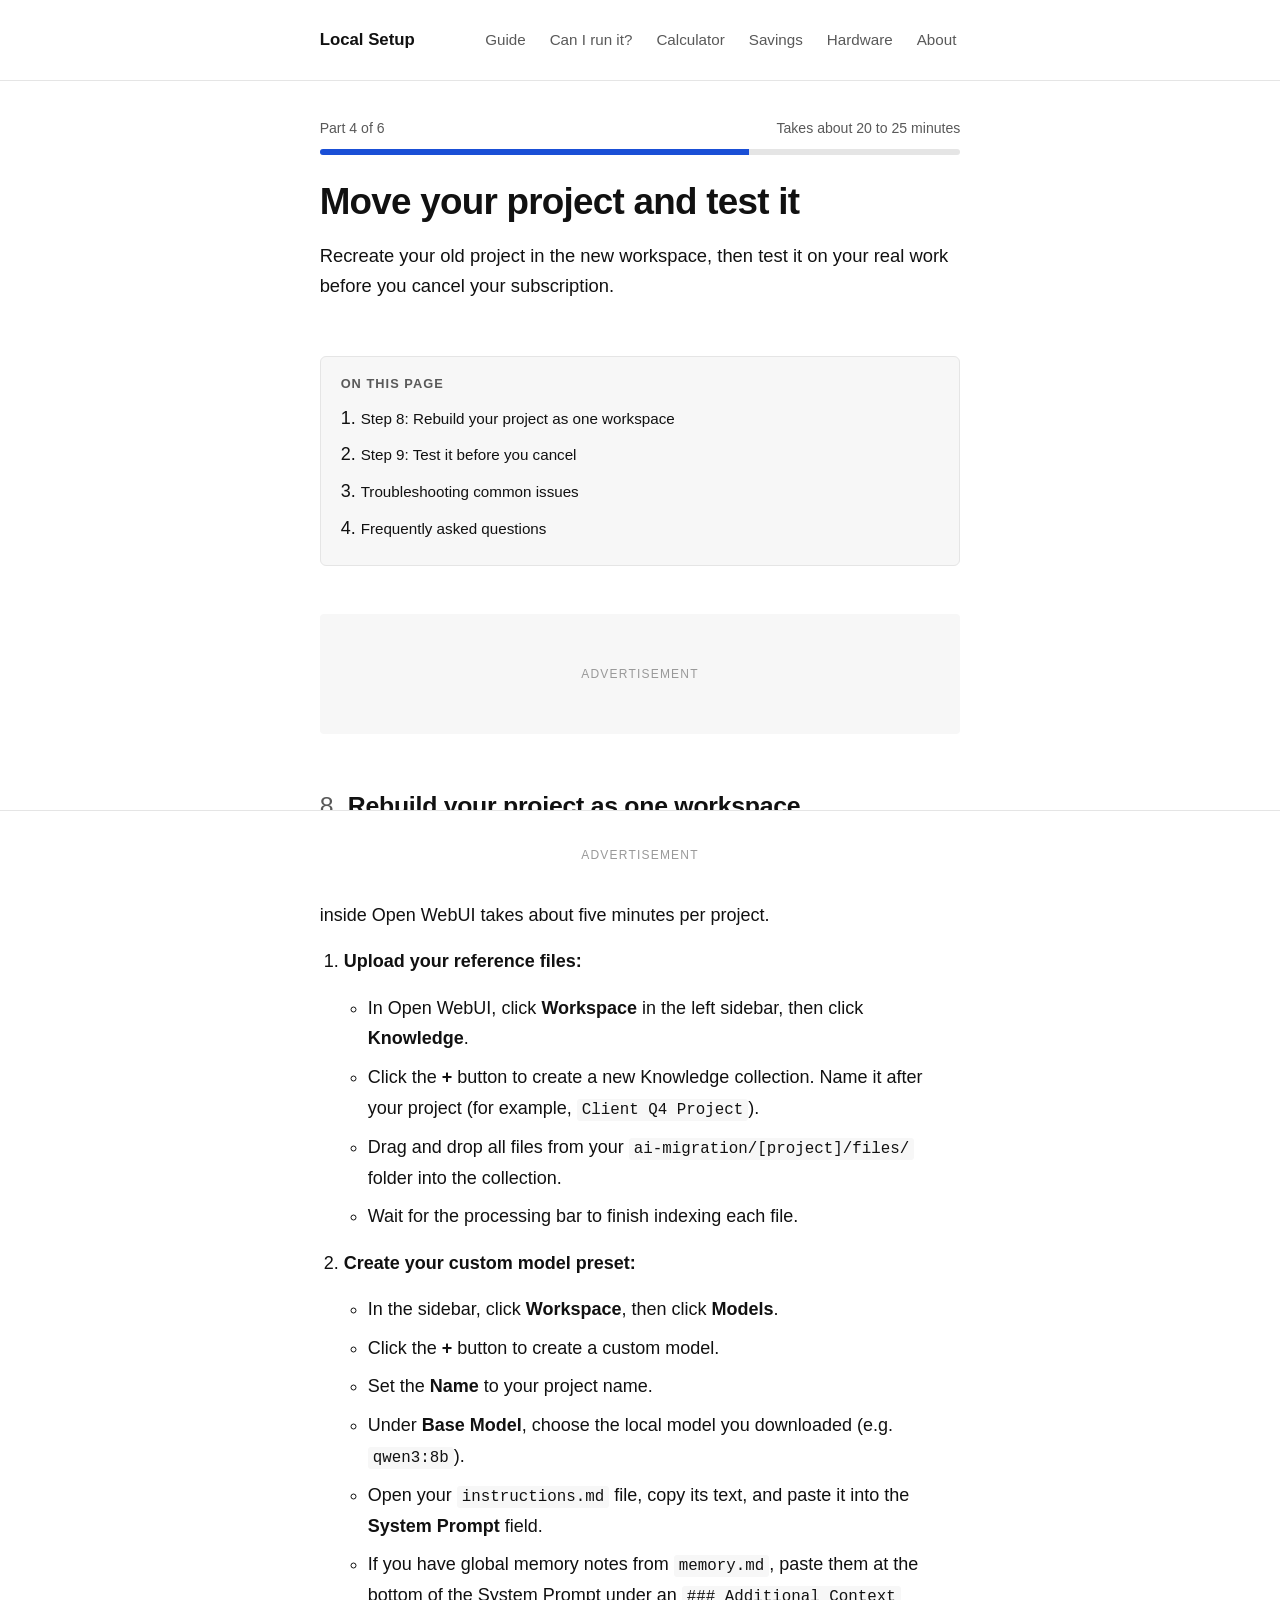
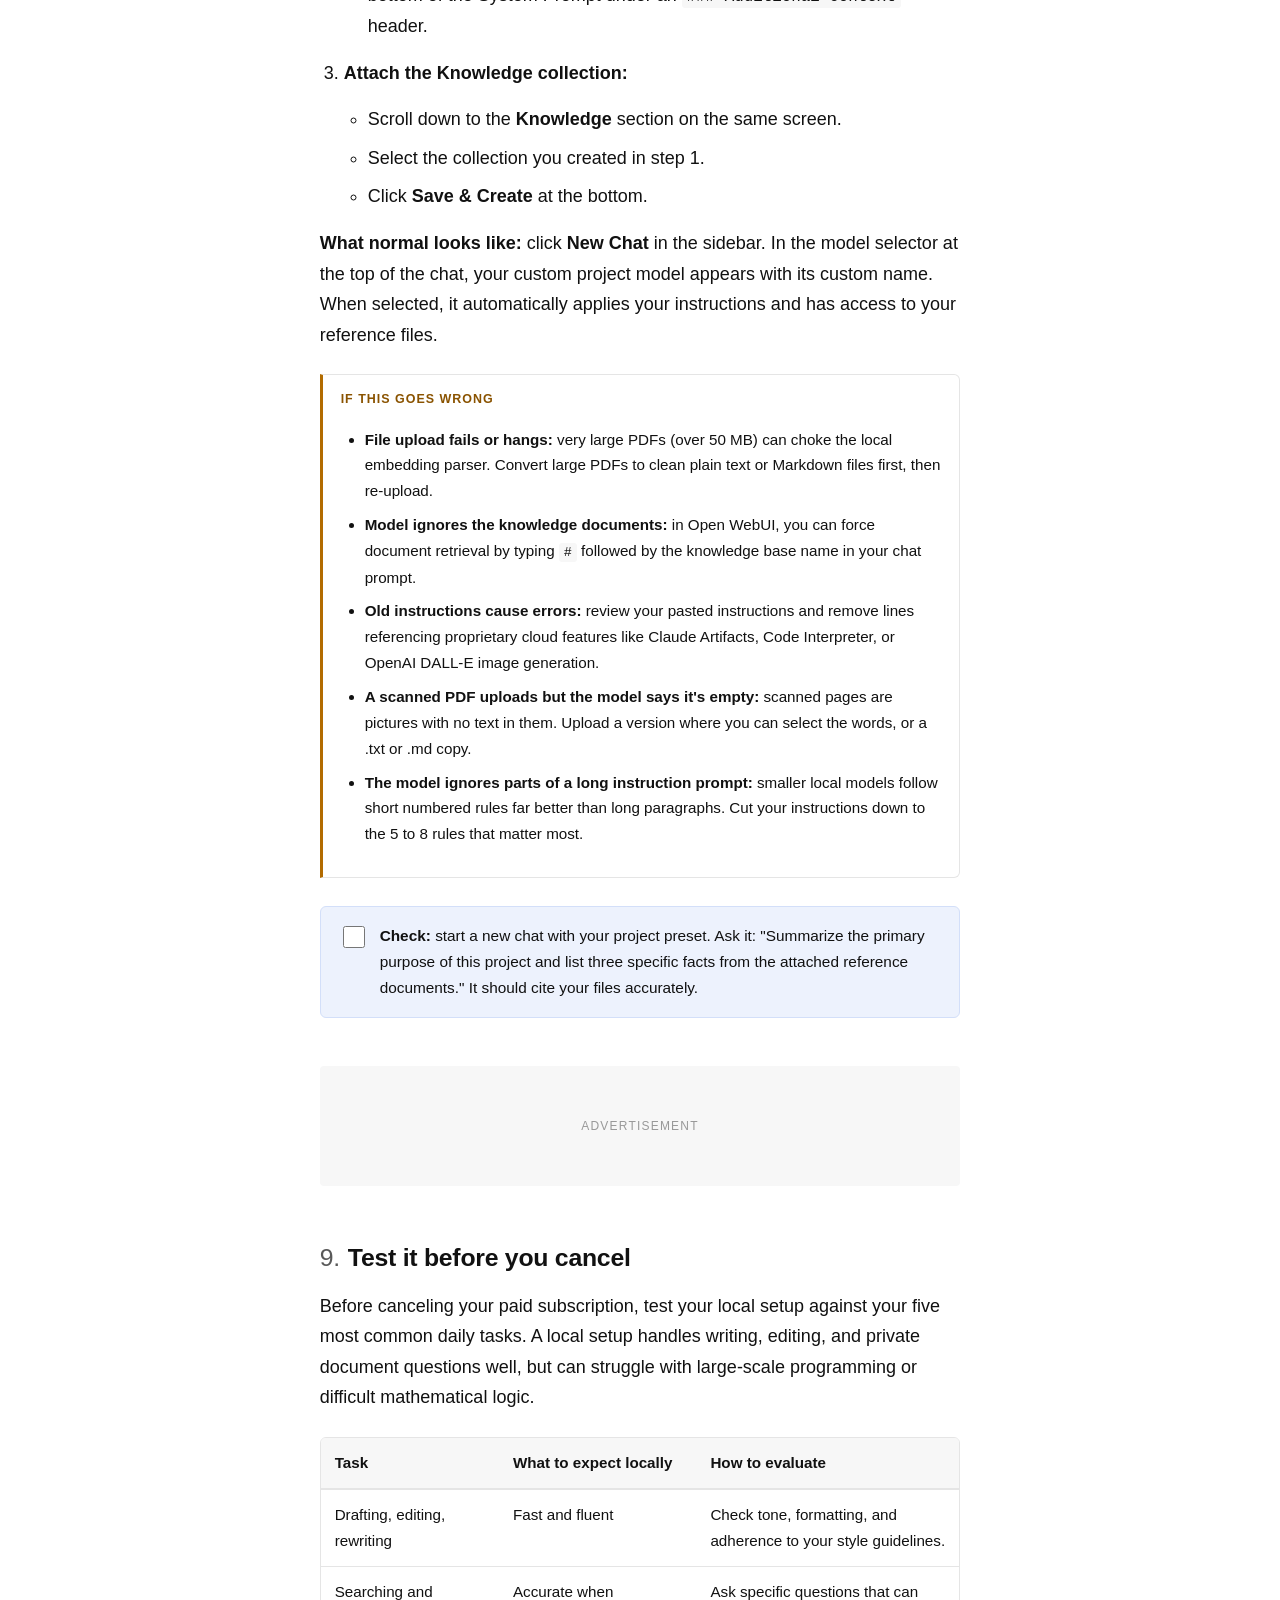
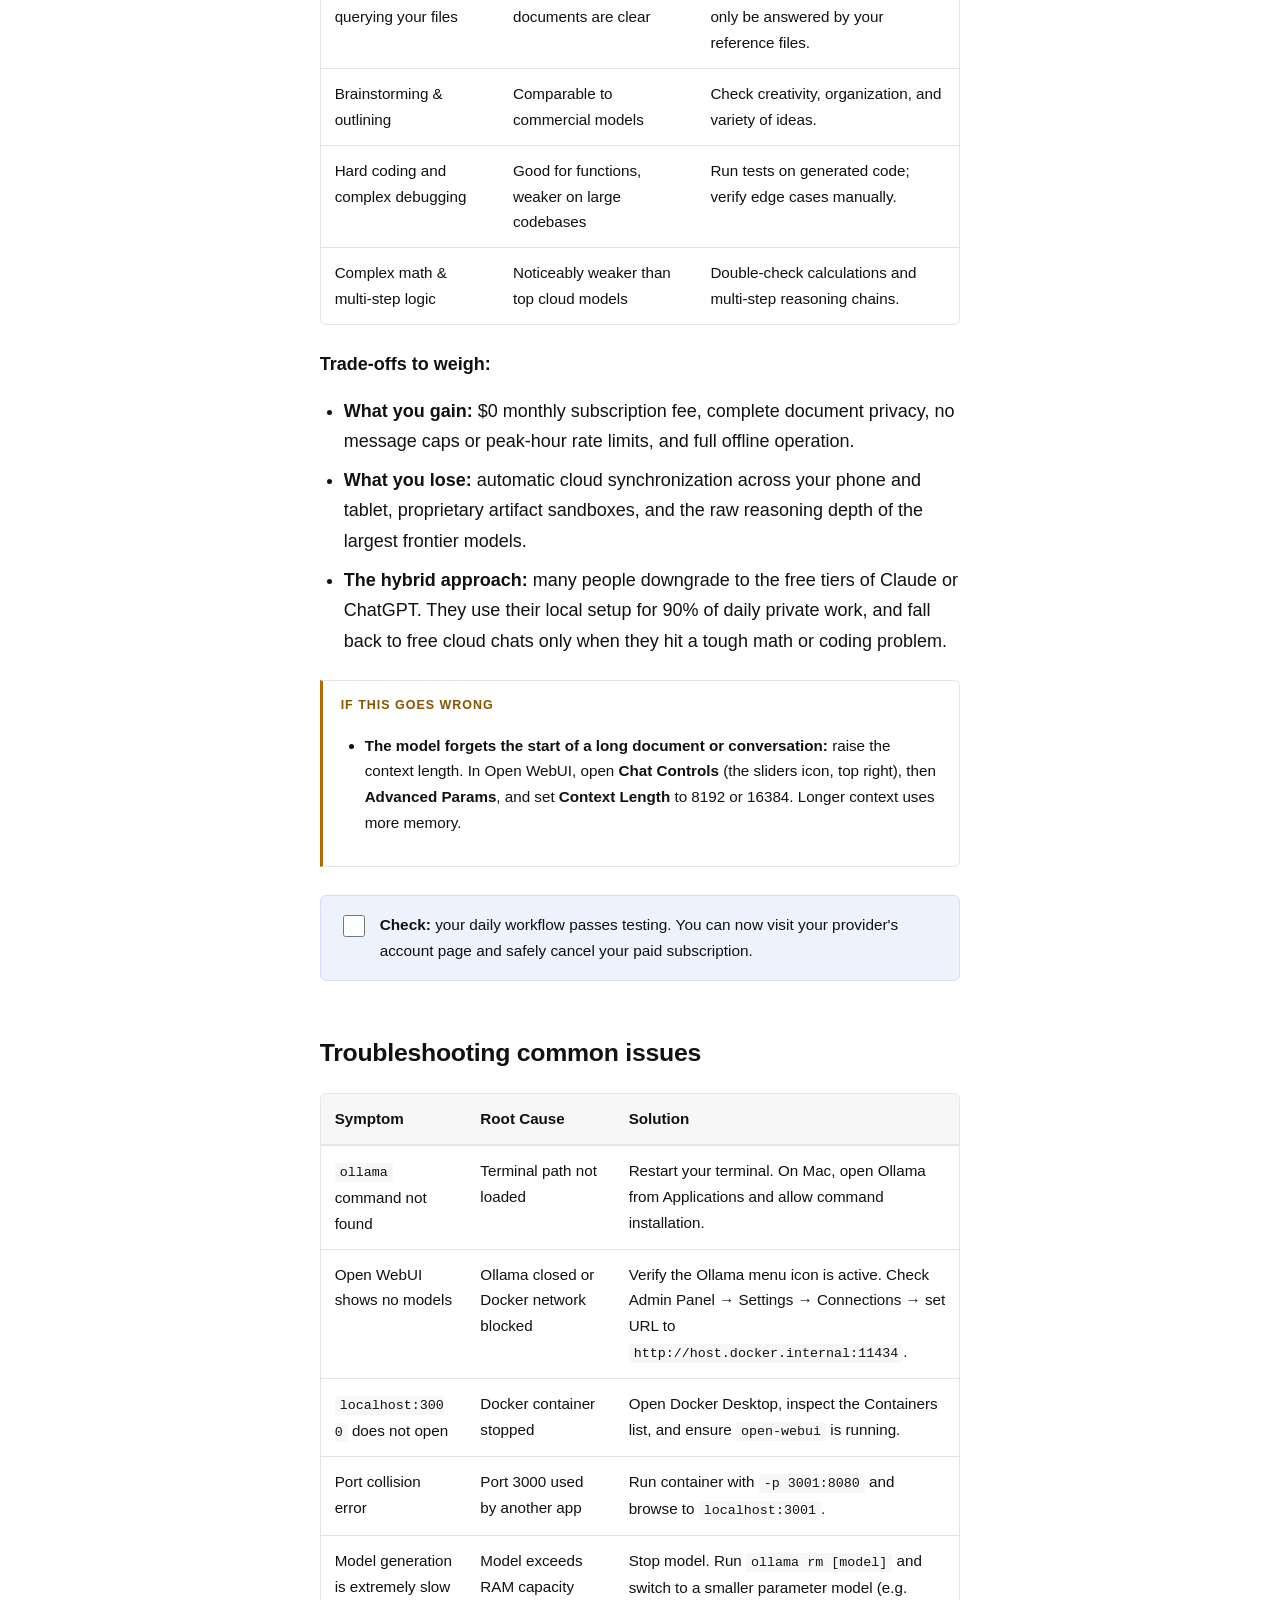
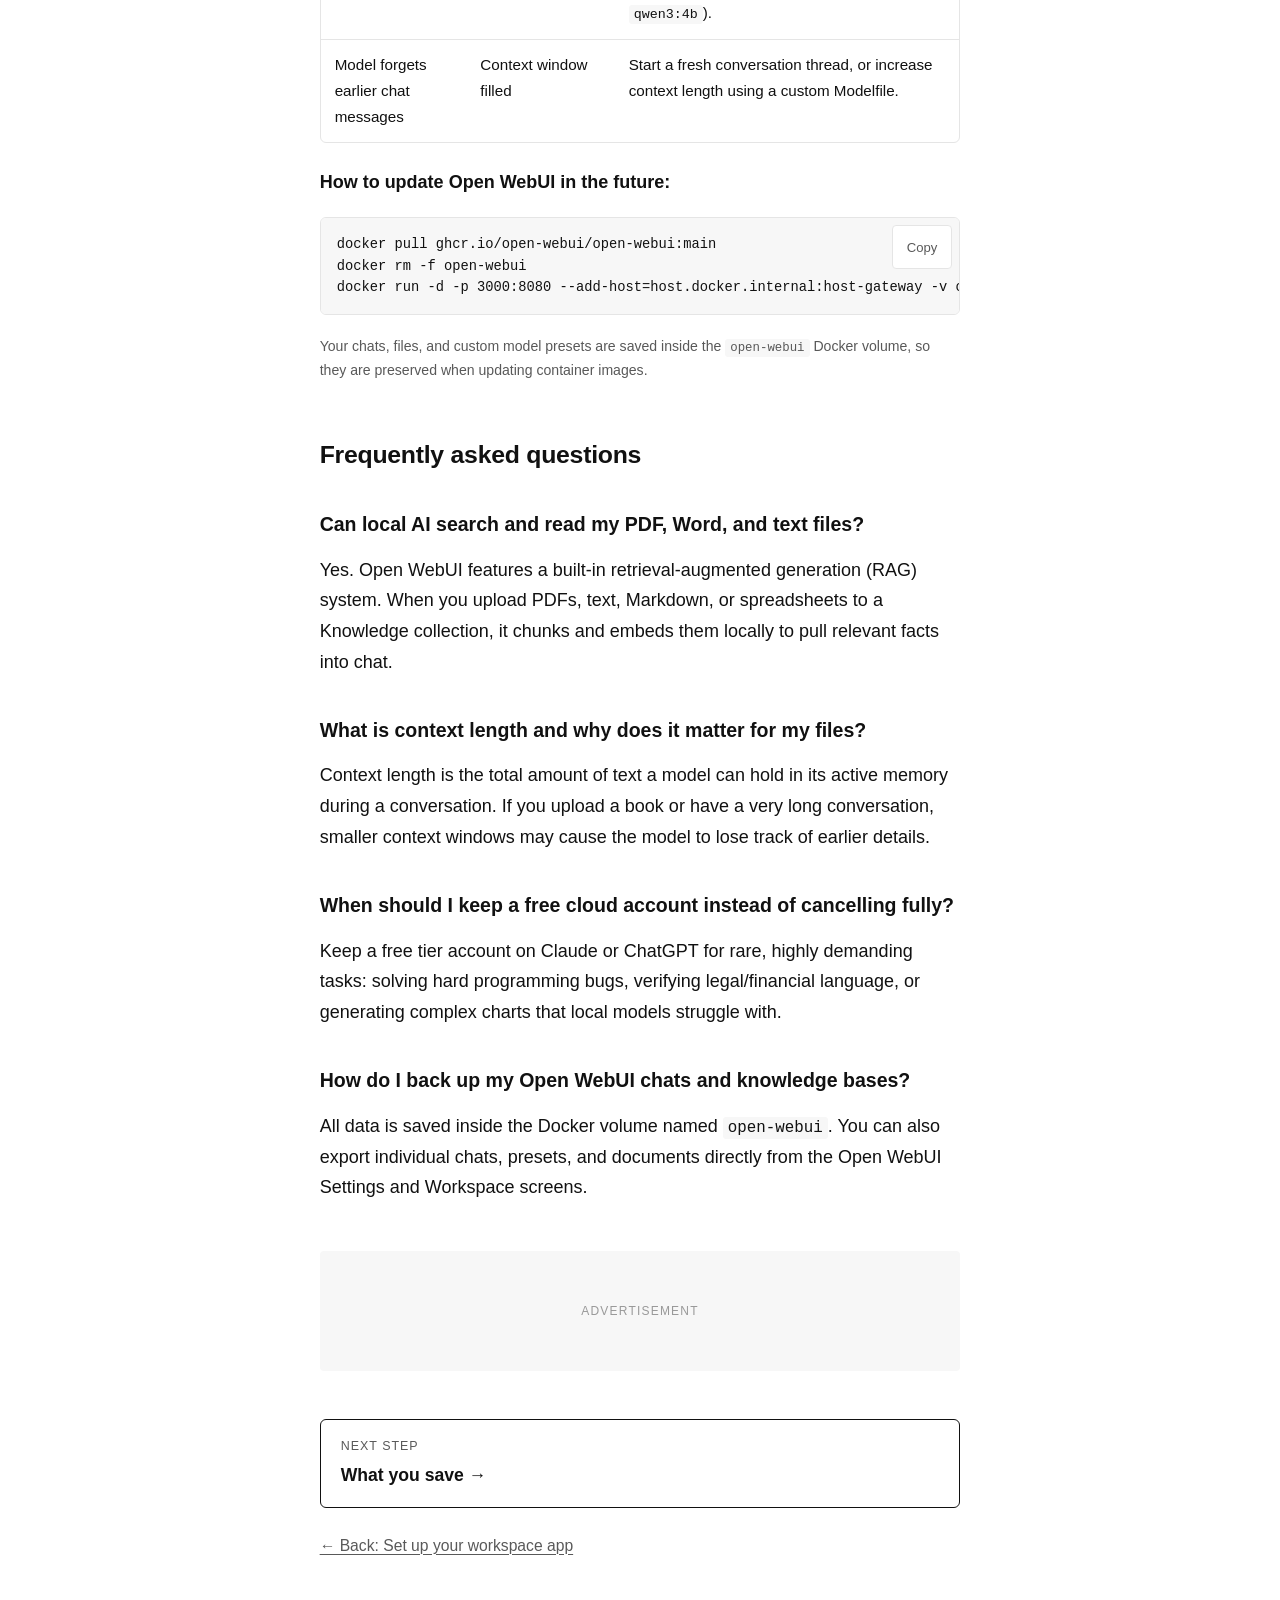
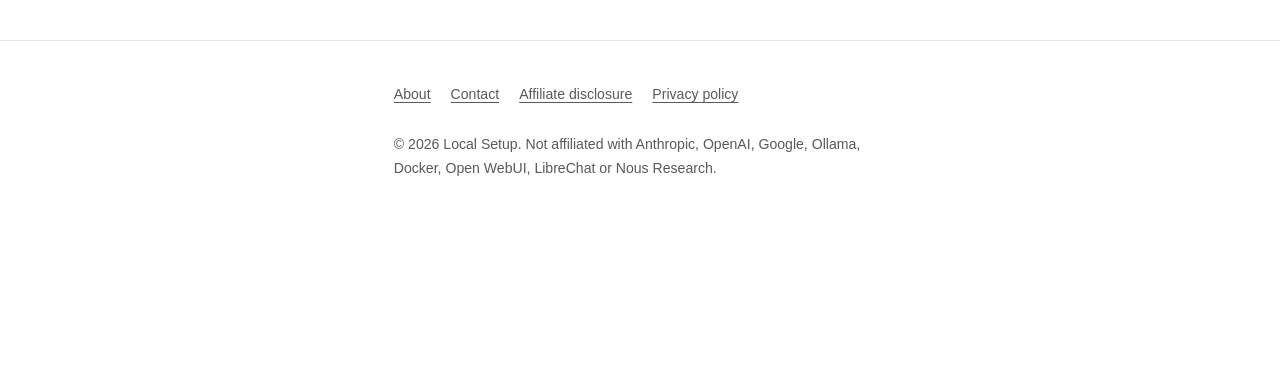
<file: docs/move-project.html>
<!doctype html>
<html lang="en" class="no-js">
<head>
<meta charset="utf-8">
<meta name="viewport" content="width=device-width, initial-scale=1">
<title>Move your project and test it | Local Setup</title>
<meta name="description" content="Rebuild your old project in the new workspace and test it before you cancel.">
<link rel="canonical" href="https://welles-carbert.github.io/Local-setup/move-project.html">
<meta property="og:type" content="article">
<meta property="og:title" content="Move your project and test it | Local Setup">
<meta property="og:description" content="Rebuild your old project in the new workspace and test it before you cancel.">
<meta property="og:url" content="https://welles-carbert.github.io/Local-setup/move-project.html">
<link rel="stylesheet" href="assets/style.css?v=6">
<script type="application/ld+json">
{
 "@context": "https://schema.org",
 "@graph": [
  {
   "@type": "BreadcrumbList",
   "itemListElement": [
    {
     "@type": "ListItem",
     "position": 1,
     "name": "Local Setup",
     "item": "https://welles-carbert.github.io/Local-setup/"
    },
    {
     "@type": "ListItem",
     "position": 2,
     "name": "Move your project and test it",
     "item": "https://welles-carbert.github.io/Local-setup/move-project.html"
    }
   ]
  },
  {
   "@type": "HowTo",
   "name": "Move your project and test it",
   "description": "Rebuild your old project in the new workspace and test it before you cancel.",
   "url": "https://welles-carbert.github.io/Local-setup/move-project.html",
   "totalTime": "PT25M",
   "step": [
    {
     "@type": "HowToStep",
     "name": "Rebuild your project as one workspace",
     "url": "https://welles-carbert.github.io/Local-setup/move-project.html#step-8"
    },
    {
     "@type": "HowToStep",
     "name": "Test it before you cancel",
     "url": "https://welles-carbert.github.io/Local-setup/move-project.html#step-9"
    }
   ]
  },
  {
   "@type": "TechArticle",
   "headline": "Move your project and test it",
   "description": "Rebuild your old project in the new workspace and test it before you cancel.",
   "url": "https://welles-carbert.github.io/Local-setup/move-project.html",
   "dateModified": "2026-11-10",
   "author": {
    "@type": "Organization",
    "name": "Local Setup",
    "url": "https://welles-carbert.github.io/Local-setup/"
   },
   "publisher": {
    "@type": "Organization",
    "name": "Local Setup",
    "url": "https://welles-carbert.github.io/Local-setup/"
   }
  },
  {
   "@type": "FAQPage",
   "mainEntity": [
    {
     "@type": "Question",
     "name": "Can local AI search and read my PDF, Word, and text files?",
     "acceptedAnswer": {
      "@type": "Answer",
      "text": "Yes. Open WebUI features a built-in retrieval-augmented generation (RAG) system. When you upload PDFs, text, Markdown, or spreadsheets to a Knowledge collection, it chunks and embeds them locally to pull relevant facts into chat."
     }
    },
    {
     "@type": "Question",
     "name": "What is context length and why does it matter for my files?",
     "acceptedAnswer": {
      "@type": "Answer",
      "text": "Context length is the total amount of text a model can hold in its active memory during a conversation. If you upload a book or have a very long conversation, smaller context windows may cause the model to lose track of earlier details."
     }
    },
    {
     "@type": "Question",
     "name": "When should I keep a free cloud account instead of cancelling fully?",
     "acceptedAnswer": {
      "@type": "Answer",
      "text": "Keep a free tier account on Claude or ChatGPT for rare, highly demanding tasks: solving hard programming bugs, verifying legal/financial language, or generating complex charts that local models struggle with."
     }
    },
    {
     "@type": "Question",
     "name": "How do I back up my Open WebUI chats and knowledge bases?",
     "acceptedAnswer": {
      "@type": "Answer",
      "text": "All data is saved inside the Docker volume named 'open-webui'. You can also export individual chats, presets, and documents directly from the Open WebUI Settings and Workspace screens."
     }
    }
   ]
  }
 ]
}
</script>
</head>
<body>
<header class="site-header">
  <div class="wrap">
    <a class="brand" href="index.html">Local Setup</a>
    <nav class="site-nav" aria-label="Main">
      <a href="get-ready.html">Guide</a>
      <a href="what-can-i-run.html">Can I run it?</a>
      <a href="cost-calculator.html">Calculator</a>
      <a href="savings.html">Savings</a>
      <a href="home-setup.html">Hardware</a>
      <a href="about.html">About</a>
    </nav>
  </div>
</header>
<main class="wrap">
<div class="page-head">
  <div class="progress-meta">
    <span>Part 4 of 6</span>
    <span>Takes about 20 to 25 minutes</span>
  </div>
  <div class="progress-track" aria-hidden="true"><div class="progress-fill" style="width: 67%;"></div></div>
  <h1>Move your project and test it</h1>
  <p class="lede">Recreate your old project in the new workspace, then test it on your real work before you cancel your subscription.</p>
</div>

<nav class="on-this-page" aria-label="Steps on this page">
  <strong>On this page</strong>
  <ol>
    <li><a href="#step-8">Step 8: Rebuild your project as one workspace</a></li>
    <li><a href="#step-9">Step 9: Test it before you cancel</a></li>
    <li><a href="#troubleshooting">Troubleshooting common issues</a></li>
    <li><a href="#faq">Frequently asked questions</a></li>
  </ol>
</nav>

<!-- AD SPOT 1 of 3: paste ad code inside this div -->
<div class="ad-slot" data-ad-slot="banner-1"></div>

<section>
  <h2 id="step-8"><span class="step-num">8</span>Rebuild your project as one workspace</h2>
  <p>In Claude or ChatGPT, a "Project" or "Custom GPT" bundles three elements: a base model, custom instructions, and reference documents. Rebuilding this inside Open WebUI takes about five minutes per project.</p>

  <ol>
    <li>
      <strong>Upload your reference files:</strong>
      <ul>
        <li>In Open WebUI, click <strong>Workspace</strong> in the left sidebar, then click <strong>Knowledge</strong>.</li>
        <li>Click the <strong>+</strong> button to create a new Knowledge collection. Name it after your project (for example, <code>Client Q4 Project</code>).</li>
        <li>Drag and drop all files from your <code>ai-migration/[project]/files/</code> folder into the collection.</li>
        <li>Wait for the processing bar to finish indexing each file.</li>
      </ul>
    </li>
    <li>
      <strong>Create your custom model preset:</strong>
      <ul>
        <li>In the sidebar, click <strong>Workspace</strong>, then click <strong>Models</strong>.</li>
        <li>Click the <strong>+</strong> button to create a custom model.</li>
        <li>Set the <strong>Name</strong> to your project name.</li>
        <li>Under <strong>Base Model</strong>, choose the local model you downloaded (e.g. <code>qwen3:8b</code>).</li>
        <li>Open your <code>instructions.md</code> file, copy its text, and paste it into the <strong>System Prompt</strong> field.</li>
        <li>If you have global memory notes from <code>memory.md</code>, paste them at the bottom of the System Prompt under an <code>### Additional Context</code> header.</li>
      </ul>
    </li>
    <li>
      <strong>Attach the Knowledge collection:</strong>
      <ul>
        <li>Scroll down to the <strong>Knowledge</strong> section on the same screen.</li>
        <li>Select the collection you created in step 1.</li>
        <li>Click <strong>Save &amp; Create</strong> at the bottom.</li>
      </ul>
    </li>
  </ol>

  <p><strong>What normal looks like:</strong> click <strong>New Chat</strong> in the sidebar. In the model selector at the top of the chat, your custom project model appears with its custom name. When selected, it automatically applies your instructions and has access to your reference files.</p>

  <div class="trouble">
    <p class="trouble-title">If this goes wrong</p>
    <ul>
      <li><strong>File upload fails or hangs:</strong> very large PDFs (over 50 MB) can choke the local embedding parser. Convert large PDFs to clean plain text or Markdown files first, then re-upload.</li>
      <li><strong>Model ignores the knowledge documents:</strong> in Open WebUI, you can force document retrieval by typing <code>#</code> followed by the knowledge base name in your chat prompt.</li>
      <li><strong>Old instructions cause errors:</strong> review your pasted instructions and remove lines referencing proprietary cloud features like Claude Artifacts, Code Interpreter, or OpenAI DALL-E image generation.</li>
          <li><strong>A scanned PDF uploads but the model says it's empty:</strong> scanned pages are pictures with no text in them. Upload a version where you can select the words, or a .txt or .md copy.</li>
      <li><strong>The model ignores parts of a long instruction prompt:</strong> smaller local models follow short numbered rules far better than long paragraphs. Cut your instructions down to the 5 to 8 rules that matter most.</li>
    </ul></div>
  <div class="check"><p><strong>Check:</strong> start a new chat with your project preset. Ask it: "Summarize the primary purpose of this project and list three specific facts from the attached reference documents." It should cite your files accurately.</p></div>
</section>

<!-- AD SPOT 2 of 3: paste ad code inside this div -->
<div class="ad-slot" data-ad-slot="banner-2"></div>

<section>
  <h2 id="step-9"><span class="step-num">9</span>Test it before you cancel</h2>
  <p>Before canceling your paid subscription, test your local setup against your five most common daily tasks. A local setup handles writing, editing, and private document questions well, but can struggle with large-scale programming or difficult mathematical logic.</p>

  <div class="table-wrap">
    <table>
      <thead><tr><th>Task</th><th>What to expect locally</th><th>How to evaluate</th></tr></thead>
      <tbody>
        <tr><td>Drafting, editing, rewriting</td><td>Fast and fluent</td><td>Check tone, formatting, and adherence to your style guidelines.</td></tr>
        <tr><td>Searching and querying your files</td><td>Accurate when documents are clear</td><td>Ask specific questions that can only be answered by your reference files.</td></tr>
        <tr><td>Brainstorming &amp; outlining</td><td>Comparable to commercial models</td><td>Check creativity, organization, and variety of ideas.</td></tr>
        <tr><td>Hard coding and complex debugging</td><td>Good for functions, weaker on large codebases</td><td>Run tests on generated code; verify edge cases manually.</td></tr>
        <tr><td>Complex math &amp; multi-step logic</td><td>Noticeably weaker than top cloud models</td><td>Double-check calculations and multi-step reasoning chains.</td></tr>
      </tbody>
    </table>
  </div>

  <p><strong>Trade-offs to weigh:</strong></p>
  <ul>
    <li><strong>What you gain:</strong> $0 monthly subscription fee, complete document privacy, no message caps or peak-hour rate limits, and full offline operation.</li>
    <li><strong>What you lose:</strong> automatic cloud synchronization across your phone and tablet, proprietary artifact sandboxes, and the raw reasoning depth of the largest frontier models.</li>
    <li><strong>The hybrid approach:</strong> many people downgrade to the free tiers of Claude or ChatGPT. They use their local setup for 90% of daily private work, and fall back to free cloud chats only when they hit a tough math or coding problem.</li>
  </ul>
  <div class="trouble">
    <p class="trouble-title">If this goes wrong</p>
    <ul>
      <li><strong>The model forgets the start of a long document or conversation:</strong> raise the context length. In Open WebUI, open <strong>Chat Controls</strong> (the sliders icon, top right), then <strong>Advanced Params</strong>, and set <strong>Context Length</strong> to 8192 or 16384. Longer context uses more memory.</li>
    </ul>
  </div>
  <div class="check"><p><strong>Check:</strong> your daily workflow passes testing. You can now visit your provider's account page and safely cancel your paid subscription.</p></div>
</section>

<section id="troubleshooting">
  <h2>Troubleshooting common issues</h2>
  <div class="table-wrap">
    <table>
      <thead><tr><th>Symptom</th><th>Root Cause</th><th>Solution</th></tr></thead>
      <tbody>
        <tr><td><code>ollama</code> command not found</td><td>Terminal path not loaded</td><td>Restart your terminal. On Mac, open Ollama from Applications and allow command installation.</td></tr>
        <tr><td>Open WebUI shows no models</td><td>Ollama closed or Docker network blocked</td><td>Verify the Ollama menu icon is active. Check Admin Panel → Settings → Connections → set URL to <code>http://host.docker.internal:11434</code>.</td></tr>
        <tr><td><code>localhost:3000</code> does not open</td><td>Docker container stopped</td><td>Open Docker Desktop, inspect the Containers list, and ensure <code>open-webui</code> is running.</td></tr>
        <tr><td>Port collision error</td><td>Port 3000 used by another app</td><td>Run container with <code>-p 3001:8080</code> and browse to <code>localhost:3001</code>.</td></tr>
        <tr><td>Model generation is extremely slow</td><td>Model exceeds RAM capacity</td><td>Stop model. Run <code>ollama rm [model]</code> and switch to a smaller parameter model (e.g. <code>qwen3:4b</code>).</td></tr>
        <tr><td>Model forgets earlier chat messages</td><td>Context window filled</td><td>Start a fresh conversation thread, or increase context length using a custom Modelfile.</td></tr>
      </tbody>
    </table>
  </div>
  <p><strong>How to update Open WebUI in the future:</strong></p>
  <div class="code"><pre><code>docker pull ghcr.io/open-webui/open-webui:main
docker rm -f open-webui
docker run -d -p 3000:8080 --add-host=host.docker.internal:host-gateway -v open-webui:/app/backend/data --name open-webui --restart always ghcr.io/open-webui/open-webui:main</code></pre></div>
  <p class="meta">Your chats, files, and custom model presets are saved inside the <code>open-webui</code> Docker volume, so they are preserved when updating container images.</p>
</section>

<section id="faq">
  <h2>Frequently asked questions</h2>
  <h3>Can local AI search and read my PDF, Word, and text files?</h3>
  <p>Yes. Open WebUI features a built-in retrieval-augmented generation (RAG) system. When you upload PDFs, text, Markdown, or spreadsheets to a Knowledge collection, it chunks and embeds them locally to pull relevant facts into chat.</p>

  <h3>What is context length and why does it matter for my files?</h3>
  <p>Context length is the total amount of text a model can hold in its active memory during a conversation. If you upload a book or have a very long conversation, smaller context windows may cause the model to lose track of earlier details.</p>

  <h3>When should I keep a free cloud account instead of cancelling fully?</h3>
  <p>Keep a free tier account on Claude or ChatGPT for rare, highly demanding tasks: solving hard programming bugs, verifying legal/financial language, or generating complex charts that local models struggle with.</p>

  <h3>How do I back up my Open WebUI chats and knowledge bases?</h3>
  <p>All data is saved inside the Docker volume named <code>open-webui</code>. You can also export individual chats, presets, and documents directly from the Open WebUI Settings and Workspace screens.</p>
</section>

<!-- AD SPOT 3 of 3: paste ad code inside this div -->
<div class="ad-slot" data-ad-slot="banner-3"></div>

<nav class="pager" aria-label="Guide pages">
  <a class="next" href="savings.html"><span>Next step</span>What you save →</a>
  <a class="back" href="workspace.html">← Back: Set up your workspace app</a>
</nav>
</main>
<footer class="site-footer">
  <div class="wrap">
    <nav aria-label="Footer">
      <a href="about.html">About</a>
      <a href="contact.html">Contact</a>
      <a href="disclosure.html">Affiliate disclosure</a>
      <a href="privacy.html">Privacy policy</a>
    </nav>
    <p>© <span id="year">2026</span> Local Setup. Not affiliated with Anthropic, OpenAI, Google, Ollama, Docker, Open WebUI, LibreChat or Nous Research.</p>
  </div>
</footer>
<!-- AD SPOT 4 (sticky bottom banner): paste ad code inside this div -->
<div class="ad-sticky" data-ad-slot="banner-sticky"></div>
<script src="assets/app.js?v=6"></script>
</body>
</html>
</file>
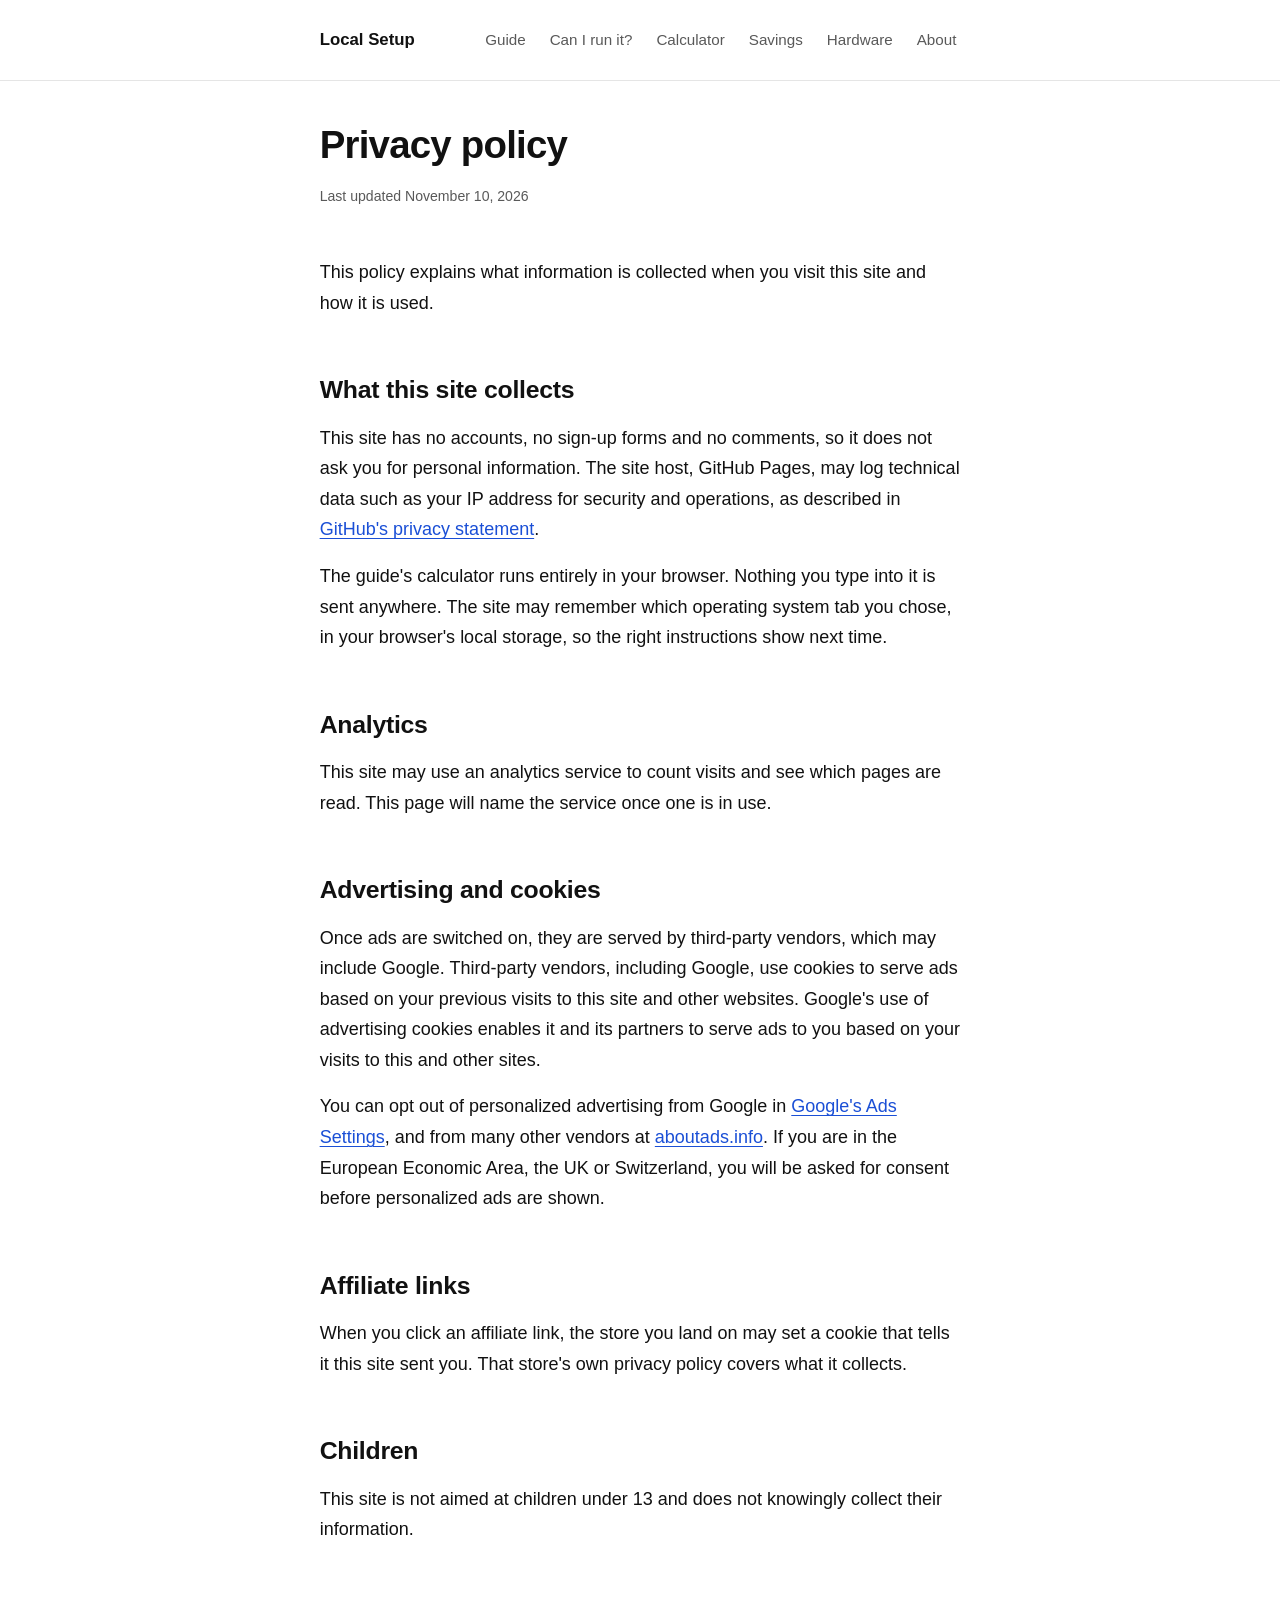
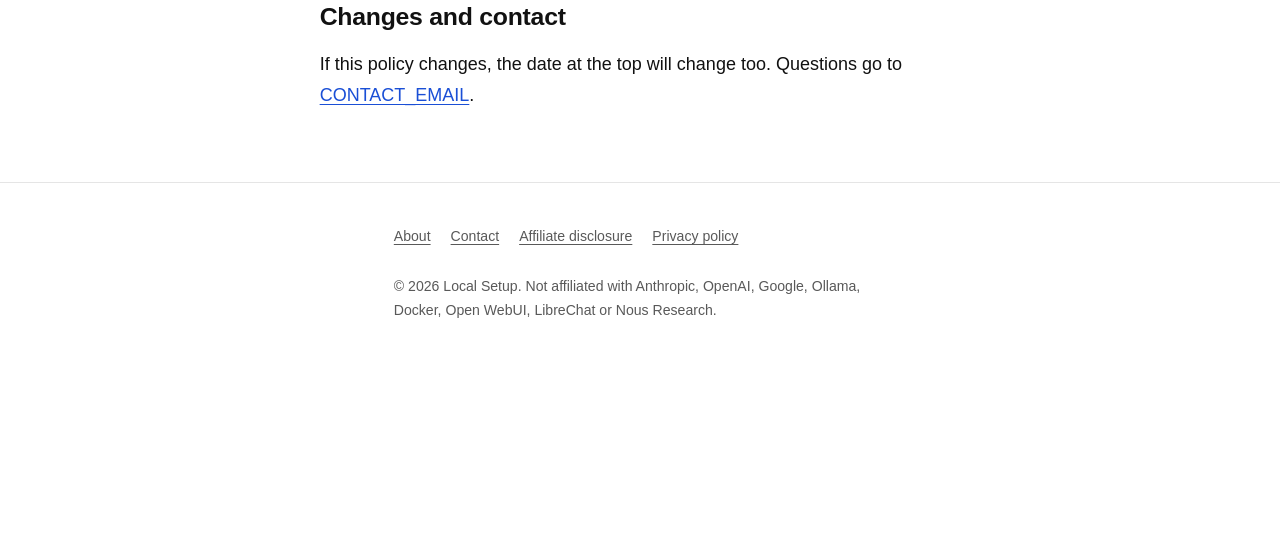
<file: docs/privacy.html>
<!doctype html>
<html lang="en" class="no-js">
<head>
<meta charset="utf-8">
<meta name="viewport" content="width=device-width, initial-scale=1">
<title>Privacy policy | Local Setup</title>
<meta name="description" content="What data this site collects, how ads and affiliate links use cookies, and your choices.">
<link rel="canonical" href="https://welles-carbert.github.io/Local-setup/privacy.html">
<meta property="og:type" content="website">
<meta property="og:title" content="Privacy policy | Local Setup">
<meta property="og:description" content="What data this site collects, how ads and affiliate links use cookies, and your choices.">
<meta property="og:url" content="https://welles-carbert.github.io/Local-setup/privacy.html">
<link rel="stylesheet" href="assets/style.css?v=6">
<script type="application/ld+json">
{
 "@context": "https://schema.org",
 "@graph": [
  {
   "@type": "BreadcrumbList",
   "itemListElement": [
    {
     "@type": "ListItem",
     "position": 1,
     "name": "Local Setup",
     "item": "https://welles-carbert.github.io/Local-setup/"
    },
    {
     "@type": "ListItem",
     "position": 2,
     "name": "Privacy policy",
     "item": "https://welles-carbert.github.io/Local-setup/privacy.html"
    }
   ]
  },
  {
   "@type": "WebPage",
   "name": "Privacy policy | Local Setup",
   "description": "What data this site collects, how ads and affiliate links use cookies, and your choices.",
   "url": "https://welles-carbert.github.io/Local-setup/privacy.html",
   "publisher": {
    "@type": "Organization",
    "name": "Local Setup",
    "url": "https://welles-carbert.github.io/Local-setup/"
   }
  }
 ]
}
</script>
</head>
<body>
<header class="site-header">
  <div class="wrap">
    <a class="brand" href="index.html">Local Setup</a>
    <nav class="site-nav" aria-label="Main">
      <a href="get-ready.html">Guide</a>
      <a href="what-can-i-run.html">Can I run it?</a>
      <a href="cost-calculator.html">Calculator</a>
      <a href="savings.html">Savings</a>
      <a href="home-setup.html">Hardware</a>
      <a href="about.html">About</a>
    </nav>
  </div>
</header>
<main class="wrap">
<div class="hero">
  <h1>Privacy policy</h1>
  <p class="meta">Last updated November 10, 2026</p>
</div>

<p>This policy explains what information is collected when you visit this site and how it is used.</p>

<h2>What this site collects</h2>
<p>This site has no accounts, no sign-up forms and no comments, so it does not ask you for personal information. The site host, GitHub Pages, may log technical data such as your IP address for security and operations, as described in <a href="https://docs.github.com/en/site-policy/privacy-policies/github-general-privacy-statement" rel="noopener">GitHub's privacy statement</a>.</p>
<p>The guide's calculator runs entirely in your browser. Nothing you type into it is sent anywhere. The site may remember which operating system tab you chose, in your browser's local storage, so the right instructions show next time.</p>

<h2>Analytics</h2>
<p>This site may use an analytics service to count visits and see which pages are read. This page will name the service once one is in use.</p>

<h2>Advertising and cookies</h2>
<p>Once ads are switched on, they are served by third-party vendors, which may include Google. Third-party vendors, including Google, use cookies to serve ads based on your previous visits to this site and other websites. Google's use of advertising cookies enables it and its partners to serve ads to you based on your visits to this and other sites.</p>
<p>You can opt out of personalized advertising from Google in <a href="https://adssettings.google.com" rel="noopener">Google's Ads Settings</a>, and from many other vendors at <a href="https://www.aboutads.info/choices/" rel="noopener">aboutads.info</a>. If you are in the European Economic Area, the UK or Switzerland, you will be asked for consent before personalized ads are shown.</p>

<h2>Affiliate links</h2>
<p>When you click an affiliate link, the store you land on may set a cookie that tells it this site sent you. That store's own privacy policy covers what it collects.</p>

<h2>Children</h2>
<p>This site is not aimed at children under 13 and does not knowingly collect their information.</p>

<h2>Changes and contact</h2>
<p>If this policy changes, the date at the top will change too. Questions go to <a href="mailto:CONTACT_EMAIL">CONTACT_EMAIL</a>.</p>

</main>
<footer class="site-footer">
  <div class="wrap">
    <nav aria-label="Footer">
      <a href="about.html">About</a>
      <a href="contact.html">Contact</a>
      <a href="disclosure.html">Affiliate disclosure</a>
      <a href="privacy.html">Privacy policy</a>
    </nav>
    <p>© <span id="year">2026</span> Local Setup. Not affiliated with Anthropic, OpenAI, Google, Ollama, Docker, Open WebUI, LibreChat or Nous Research.</p>
  </div>
</footer>
<script src="assets/app.js?v=6"></script>
</body>
</html>
</file>
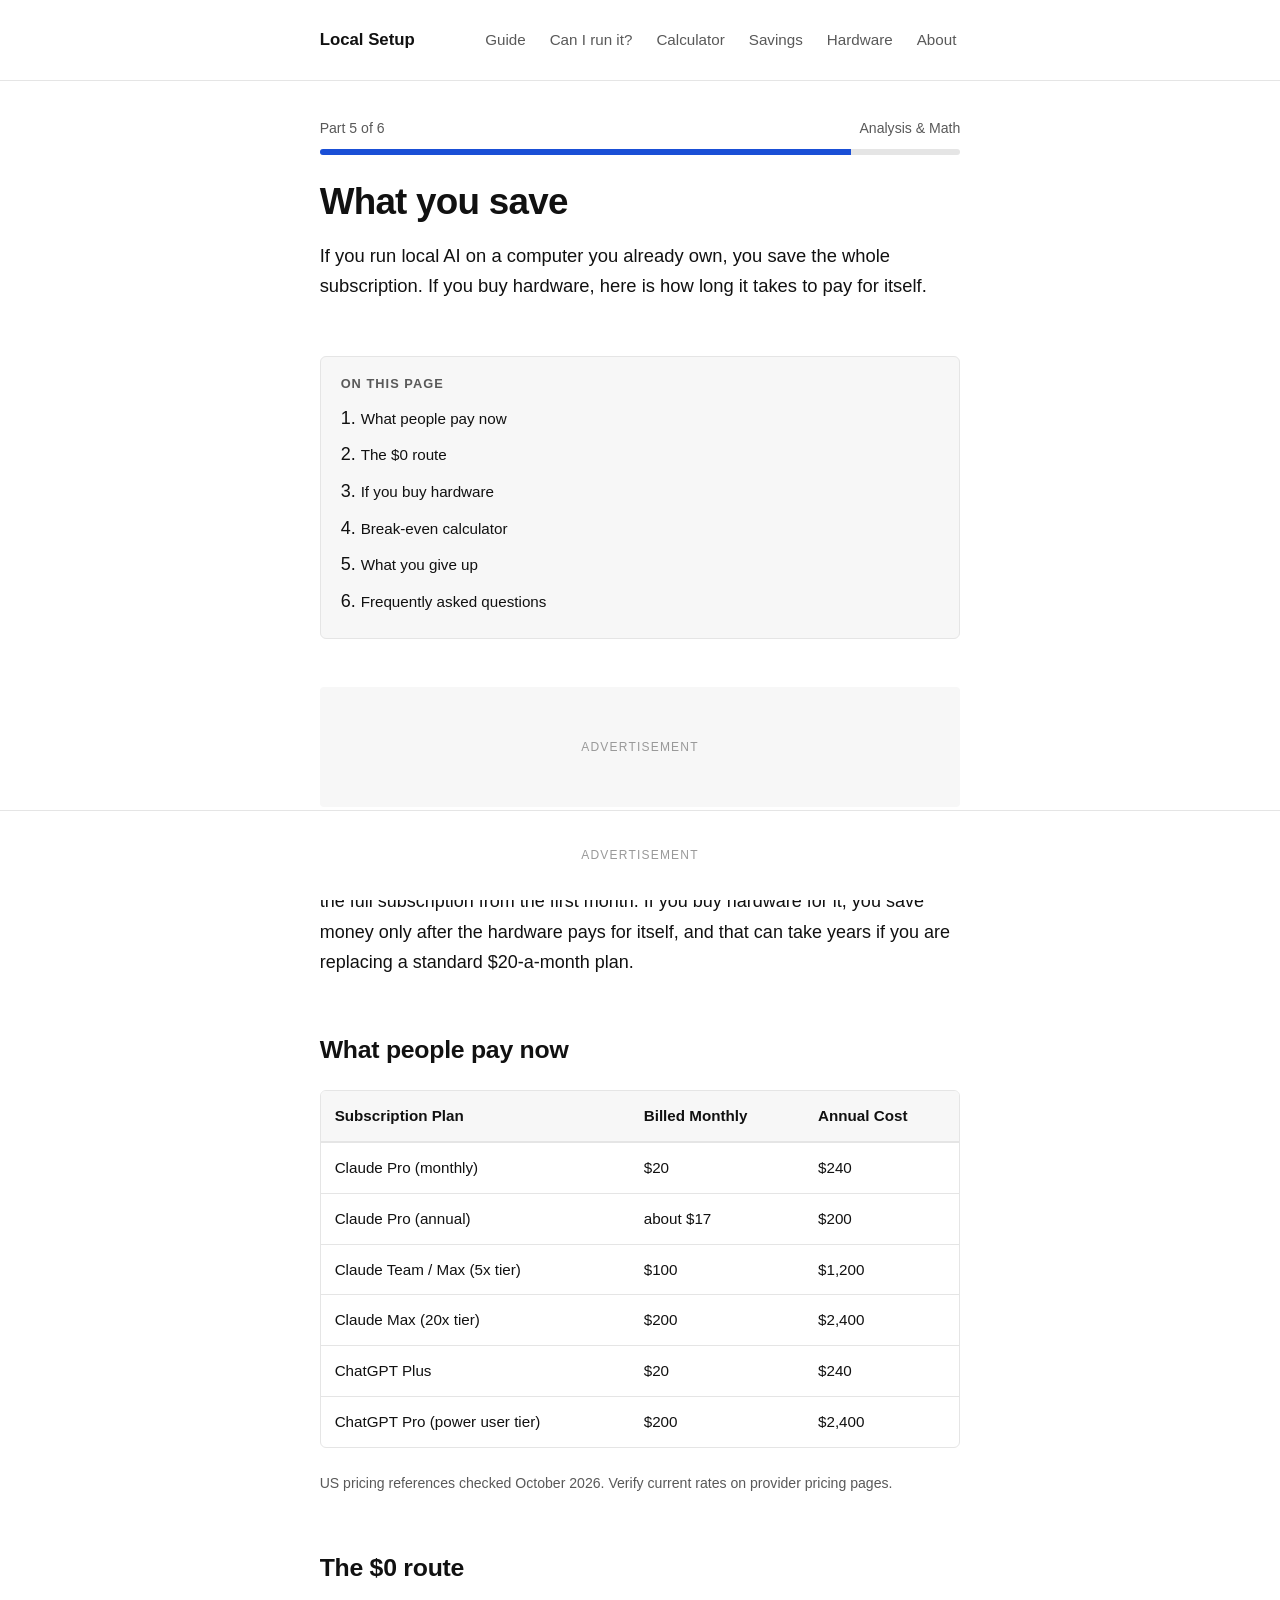
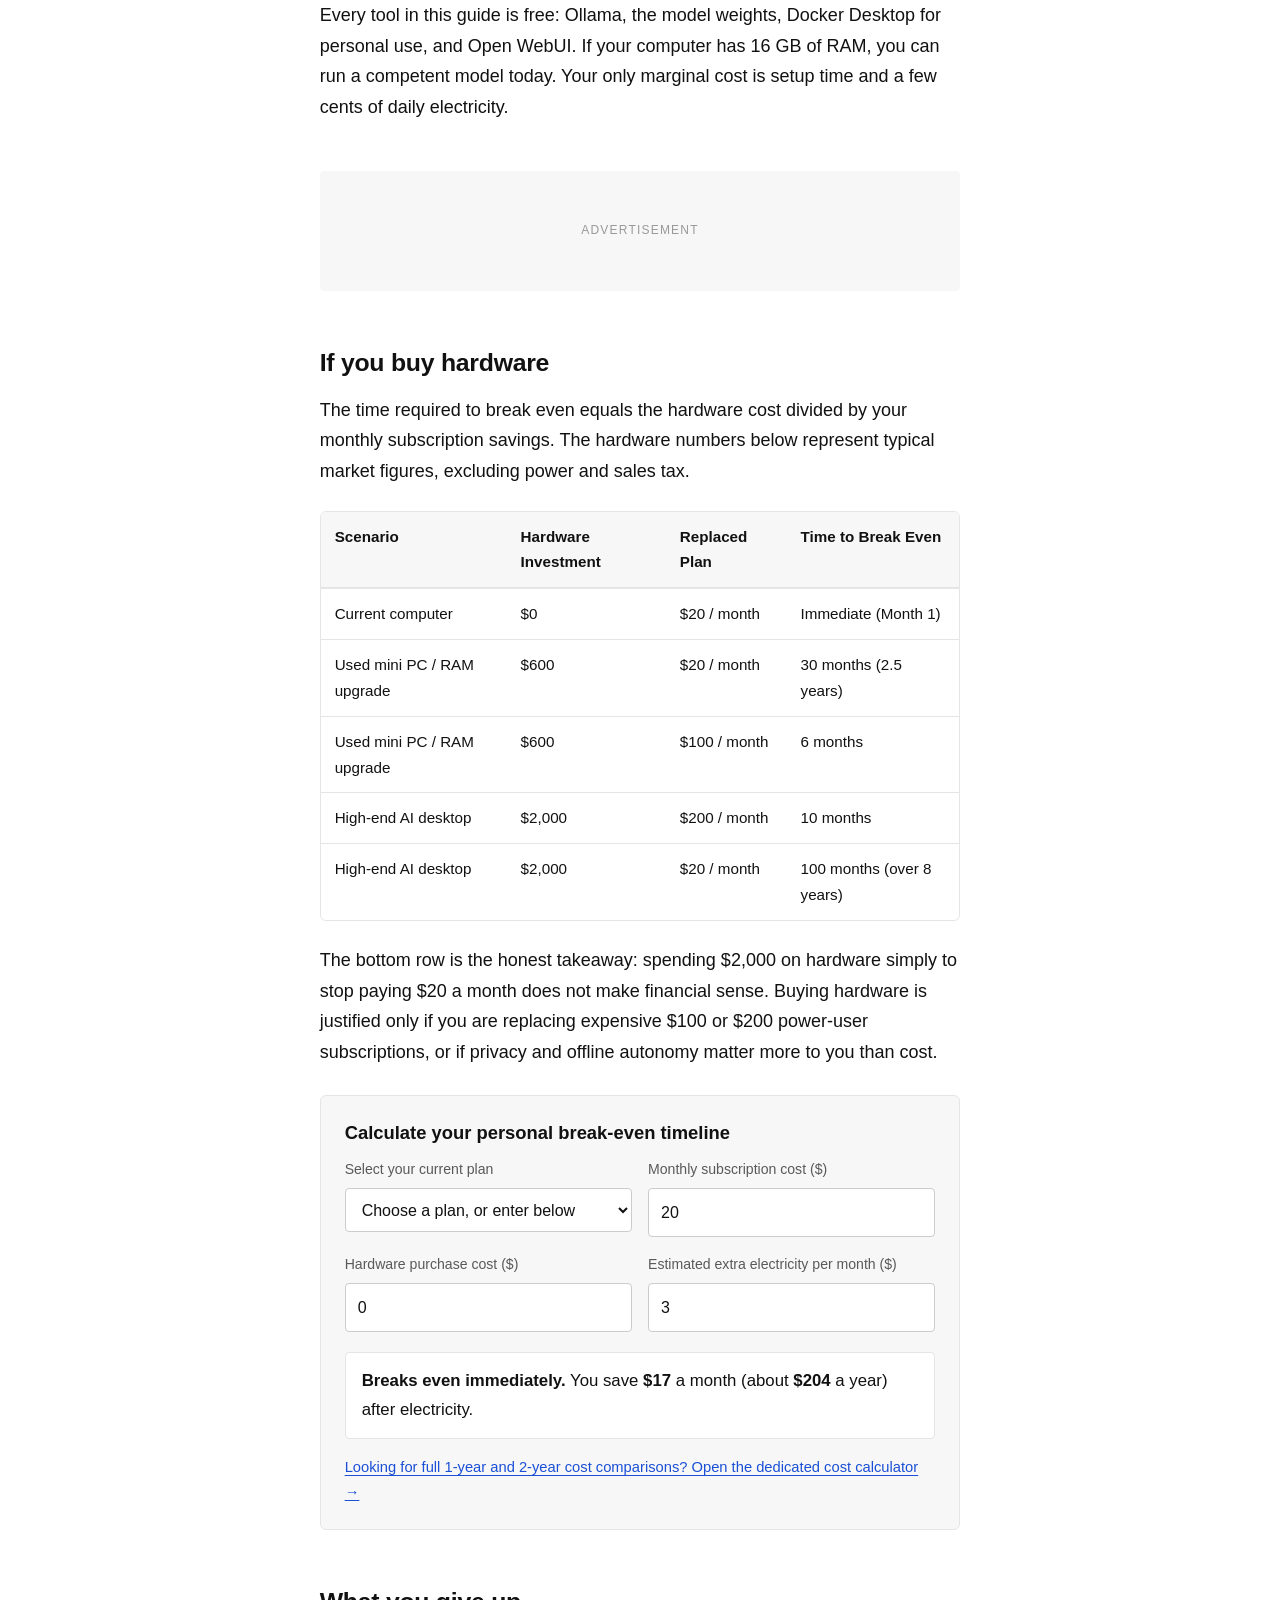
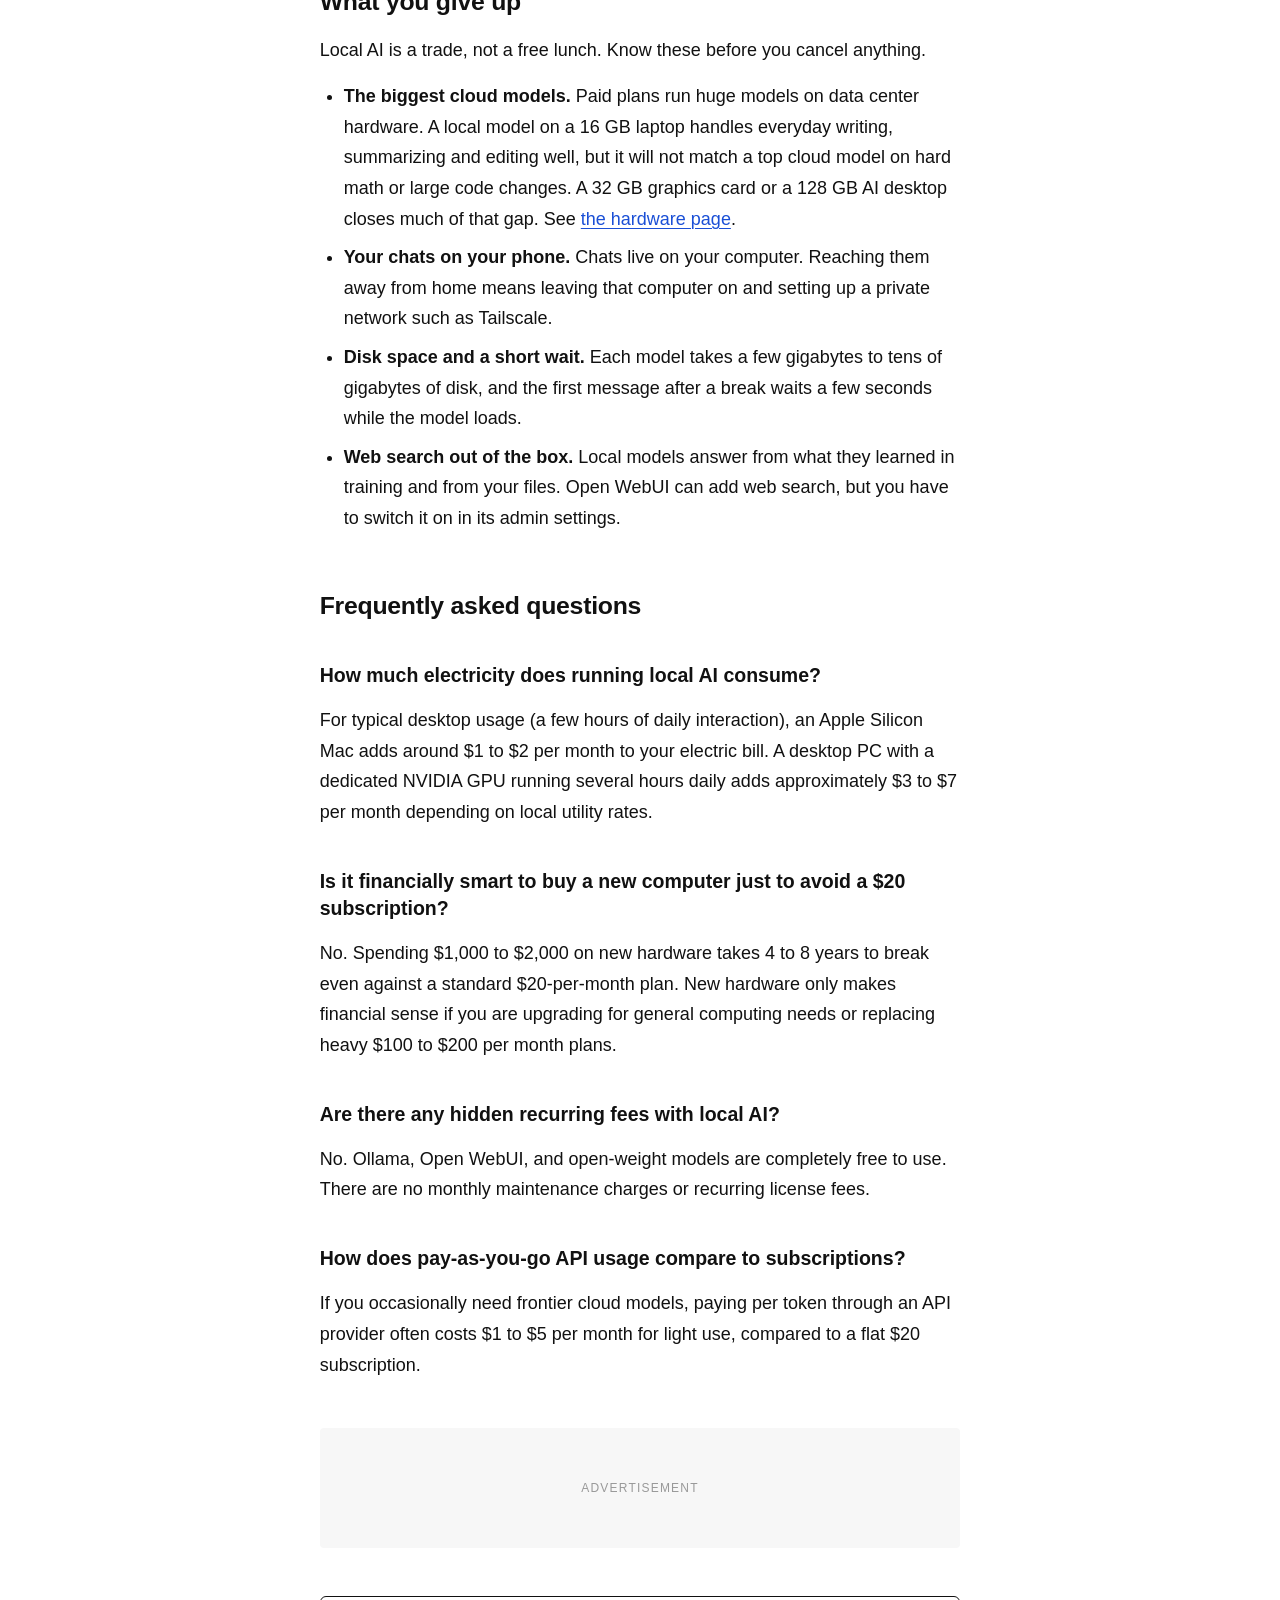
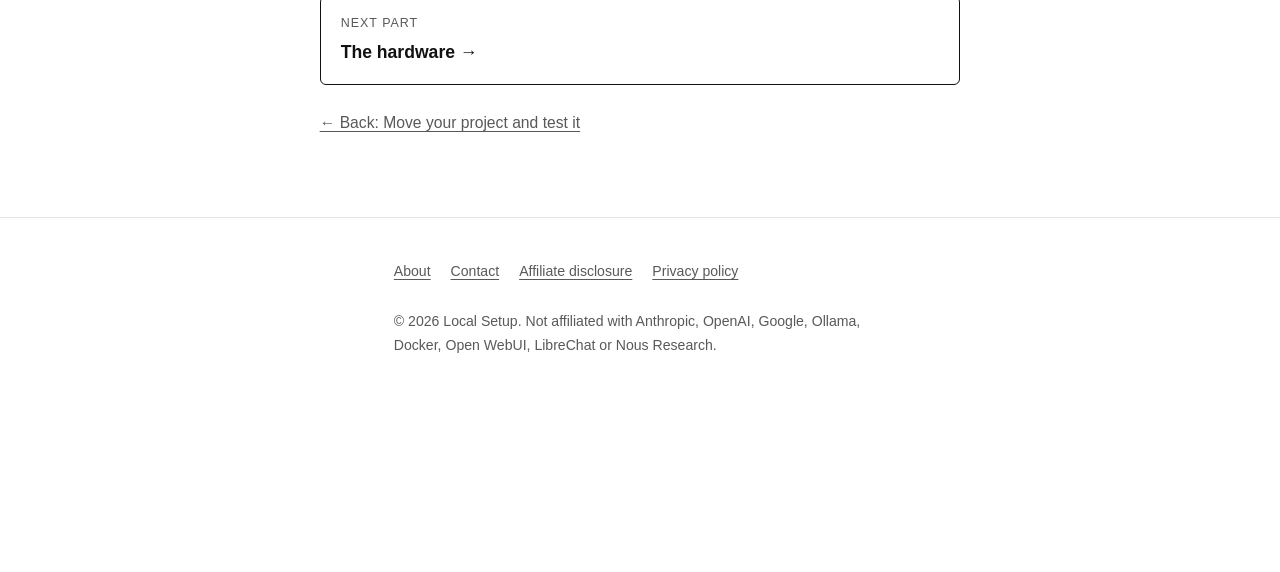
<file: docs/savings.html>
<!doctype html>
<html lang="en" class="no-js">
<head>
<meta charset="utf-8">
<meta name="viewport" content="width=device-width, initial-scale=1">
<title>What you save | Local Setup</title>
<meta name="description" content="The break-even math, with a calculator for your own numbers.">
<link rel="canonical" href="https://welles-carbert.github.io/Local-setup/savings.html">
<meta property="og:type" content="article">
<meta property="og:title" content="What you save | Local Setup">
<meta property="og:description" content="The break-even math, with a calculator for your own numbers.">
<meta property="og:url" content="https://welles-carbert.github.io/Local-setup/savings.html">
<link rel="stylesheet" href="assets/style.css?v=6">
<script type="application/ld+json">
{
 "@context": "https://schema.org",
 "@graph": [
  {
   "@type": "BreadcrumbList",
   "itemListElement": [
    {
     "@type": "ListItem",
     "position": 1,
     "name": "Local Setup",
     "item": "https://welles-carbert.github.io/Local-setup/"
    },
    {
     "@type": "ListItem",
     "position": 2,
     "name": "What you save",
     "item": "https://welles-carbert.github.io/Local-setup/savings.html"
    }
   ]
  },
  {
   "@type": "Article",
   "headline": "What you save",
   "description": "The break-even math, with a calculator for your own numbers.",
   "url": "https://welles-carbert.github.io/Local-setup/savings.html",
   "dateModified": "2026-11-10",
   "author": {
    "@type": "Organization",
    "name": "Local Setup",
    "url": "https://welles-carbert.github.io/Local-setup/"
   },
   "publisher": {
    "@type": "Organization",
    "name": "Local Setup",
    "url": "https://welles-carbert.github.io/Local-setup/"
   }
  },
  {
   "@type": "FAQPage",
   "mainEntity": [
    {
     "@type": "Question",
     "name": "How much electricity does running local AI consume?",
     "acceptedAnswer": {
      "@type": "Answer",
      "text": "For typical desktop usage (a few hours of daily interaction), an Apple Silicon Mac adds around $1 to $2 per month to your electric bill. A desktop PC with a dedicated NVIDIA GPU running several hours daily adds approximately $3 to $7 per month depending on local utility rates."
     }
    },
    {
     "@type": "Question",
     "name": "Is it financially smart to buy a new computer just to avoid a $20 subscription?",
     "acceptedAnswer": {
      "@type": "Answer",
      "text": "No. Spending $1,000 to $2,000 on new hardware takes 4 to 8 years to break even against a standard $20-per-month plan. New hardware only makes financial sense if you are upgrading for general computing needs or replacing heavy $100 to $200 per month plans."
     }
    },
    {
     "@type": "Question",
     "name": "Are there any hidden recurring fees with local AI?",
     "acceptedAnswer": {
      "@type": "Answer",
      "text": "No. Ollama, Open WebUI, and open-weight models are completely free to use. There are no monthly maintenance charges or recurring license fees."
     }
    },
    {
     "@type": "Question",
     "name": "How does pay-as-you-go API usage compare to subscriptions?",
     "acceptedAnswer": {
      "@type": "Answer",
      "text": "If you occasionally need frontier cloud models, paying per token through an API provider often costs $1 to $5 per month for light use, compared to a flat $20 subscription."
     }
    }
   ]
  }
 ]
}
</script>
</head>
<body>
<header class="site-header">
  <div class="wrap">
    <a class="brand" href="index.html">Local Setup</a>
    <nav class="site-nav" aria-label="Main">
      <a href="get-ready.html">Guide</a>
      <a href="what-can-i-run.html">Can I run it?</a>
      <a href="cost-calculator.html">Calculator</a>
      <a href="savings.html">Savings</a>
      <a href="home-setup.html">Hardware</a>
      <a href="about.html">About</a>
    </nav>
  </div>
</header>
<main class="wrap">
<div class="page-head">
  <div class="progress-meta">
    <span>Part 5 of 6</span>
    <span>Analysis &amp; Math</span>
  </div>
  <div class="progress-track" aria-hidden="true"><div class="progress-fill" style="width: 83%;"></div></div>
  <h1>What you save</h1>
  <p class="lede">If you run local AI on a computer you already own, you save the whole subscription. If you buy hardware, here is how long it takes to pay for itself.</p>
</div>

<nav class="on-this-page" aria-label="Steps on this page">
  <strong>On this page</strong>
  <ol>
    <li><a href="#rates">What people pay now</a></li>
    <li><a href="#zero-dollar">The $0 route</a></li>
    <li><a href="#hardware">If you buy hardware</a></li>
    <li><a href="#calc">Break-even calculator</a></li>
    <li><a href="#give-up">What you give up</a></li>
    <li><a href="#faq">Frequently asked questions</a></li>
  </ol>
</nav>

<!-- AD SPOT 1 of 3: paste ad code inside this div -->
<div class="ad-slot" data-ad-slot="banner-1"></div>

<section>
  <p><strong>The short answer:</strong> if you run local AI on a computer you already own, you save the full subscription from the first month. If you buy hardware for it, you save money only after the hardware pays for itself, and that can take years if you are replacing a standard $20-a-month plan.</p>

  <h2 id="rates">What people pay now</h2>
  <div class="table-wrap">
    <table>
      <thead><tr><th>Subscription Plan</th><th>Billed Monthly</th><th>Annual Cost</th></tr></thead>
      <tbody>
        <tr><td>Claude Pro (monthly)</td><td>$20</td><td>$240</td></tr>
        <tr><td>Claude Pro (annual)</td><td>about $17</td><td>$200</td></tr>
        <tr><td>Claude Team / Max (5x tier)</td><td>$100</td><td>$1,200</td></tr>
        <tr><td>Claude Max (20x tier)</td><td>$200</td><td>$2,400</td></tr>
        <tr><td>ChatGPT Plus</td><td>$20</td><td>$240</td></tr>
        <tr><td>ChatGPT Pro (power user tier)</td><td>$200</td><td>$2,400</td></tr>
      </tbody>
    </table>
  </div>
  <p class="meta">US pricing references checked October 2026. Verify current rates on provider pricing pages.</p>
</section>

<section id="zero-dollar">
  <h2>The $0 route</h2>
  <p>Every tool in this guide is free: Ollama, the model weights, Docker Desktop for personal use, and Open WebUI. If your computer has 16 GB of RAM, you can run a competent model today. Your only marginal cost is setup time and a few cents of daily electricity.</p>
</section>

<!-- AD SPOT 2 of 3: paste ad code inside this div -->
<div class="ad-slot" data-ad-slot="banner-2"></div>

<section id="hardware">
  <h2>If you buy hardware</h2>
  <p>The time required to break even equals the hardware cost divided by your monthly subscription savings. The hardware numbers below represent typical market figures, excluding power and sales tax.</p>
  <div class="table-wrap">
    <table>
      <thead><tr><th>Scenario</th><th>Hardware Investment</th><th>Replaced Plan</th><th>Time to Break Even</th></tr></thead>
      <tbody>
        <tr><td>Current computer</td><td>$0</td><td>$20 / month</td><td>Immediate (Month 1)</td></tr>
        <tr><td>Used mini PC / RAM upgrade</td><td>$600</td><td>$20 / month</td><td>30 months (2.5 years)</td></tr>
        <tr><td>Used mini PC / RAM upgrade</td><td>$600</td><td>$100 / month</td><td>6 months</td></tr>
        <tr><td>High-end AI desktop</td><td>$2,000</td><td>$200 / month</td><td>10 months</td></tr>
        <tr><td>High-end AI desktop</td><td>$2,000</td><td>$20 / month</td><td>100 months (over 8 years)</td></tr>
      </tbody>
    </table>
  </div>
  <p>The bottom row is the honest takeaway: spending $2,000 on hardware simply to stop paying $20 a month does not make financial sense. Buying hardware is justified only if you are replacing expensive $100 or $200 power-user subscriptions, or if privacy and offline autonomy matter more to you than cost.</p>

  <div class="calc" id="calc">
    <h3 style="margin-top:0">Calculate your personal break-even timeline</h3>
    <div class="calc-grid">
      <div>
        <label for="calc-plan">Select your current plan</label>
        <select id="calc-plan">
          <option value="">Choose a plan, or enter below</option>
          <option value="20">$20 a month (Claude Pro / ChatGPT Plus)</option>
          <option value="17">$17 a month (Annual Pro plan)</option>
          <option value="100">$100 a month (Heavy tier / Team)</option>
          <option value="200">$200 a month (Max / Pro tier)</option>
        </select>
      </div>
      <div>
        <label for="calc-monthly">Monthly subscription cost ($)</label>
        <input id="calc-monthly" type="number" min="0" step="1" value="20" inputmode="decimal">
      </div>
      <div>
        <label for="calc-hw">Hardware purchase cost ($)</label>
        <input id="calc-hw" type="number" min="0" step="50" value="0" inputmode="decimal">
      </div>
      <div>
        <label for="calc-power">Estimated extra electricity per month ($)</label>
        <input id="calc-power" type="number" min="0" step="1" value="3" inputmode="decimal">
      </div>
    </div>
    <p class="calc-out" id="calc-out" aria-live="polite">Turn on JavaScript to use the calculator.</p>
    <p style="margin:16px 0 0; font-size:.92rem;"><a href="cost-calculator.html">Looking for full 1-year and 2-year cost comparisons? Open the dedicated cost calculator →</a></p>
  </div>
</section>

<section id="give-up">
  <h2>What you give up</h2>
  <p>Local AI is a trade, not a free lunch. Know these before you cancel anything.</p>
  <ul>
    <li><strong>The biggest cloud models.</strong> Paid plans run huge models on data center hardware. A local model on a 16 GB laptop handles everyday writing, summarizing and editing well, but it will not match a top cloud model on hard math or large code changes. A 32 GB graphics card or a 128 GB AI desktop closes much of that gap. See <a href="home-setup.html">the hardware page</a>.</li>
    <li><strong>Your chats on your phone.</strong> Chats live on your computer. Reaching them away from home means leaving that computer on and setting up a private network such as Tailscale.</li>
    <li><strong>Disk space and a short wait.</strong> Each model takes a few gigabytes to tens of gigabytes of disk, and the first message after a break waits a few seconds while the model loads.</li>
    <li><strong>Web search out of the box.</strong> Local models answer from what they learned in training and from your files. Open WebUI can add web search, but you have to switch it on in its admin settings.</li>
  </ul>
</section>

<section id="faq">
  <h2>Frequently asked questions</h2>
  <h3>How much electricity does running local AI consume?</h3>
  <p>For typical desktop usage (a few hours of daily interaction), an Apple Silicon Mac adds around $1 to $2 per month to your electric bill. A desktop PC with a dedicated NVIDIA GPU running several hours daily adds approximately $3 to $7 per month depending on local utility rates.</p>

  <h3>Is it financially smart to buy a new computer just to avoid a $20 subscription?</h3>
  <p>No. Spending $1,000 to $2,000 on new hardware takes 4 to 8 years to break even against a standard $20-per-month plan. New hardware only makes financial sense if you are upgrading for general computing needs or replacing heavy $100 to $200 per month plans.</p>

  <h3>Are there any hidden recurring fees with local AI?</h3>
  <p>No. Ollama, Open WebUI, and open-weight models are completely free to use. There are no monthly maintenance charges or recurring license fees.</p>

  <h3>How does pay-as-you-go API usage compare to subscriptions?</h3>
  <p>If you occasionally need frontier cloud models, paying per token through an API provider often costs $1 to $5 per month for light use, compared to a flat $20 subscription.</p>
</section>

<!-- AD SPOT 3 of 3: paste ad code inside this div -->
<div class="ad-slot" data-ad-slot="banner-3"></div>

<nav class="pager" aria-label="Guide pages">
  <a class="next" href="home-setup.html"><span>Next part</span>The hardware →</a>
  <a class="back" href="move-project.html">← Back: Move your project and test it</a>
</nav>
</main>
<footer class="site-footer">
  <div class="wrap">
    <nav aria-label="Footer">
      <a href="about.html">About</a>
      <a href="contact.html">Contact</a>
      <a href="disclosure.html">Affiliate disclosure</a>
      <a href="privacy.html">Privacy policy</a>
    </nav>
    <p>© <span id="year">2026</span> Local Setup. Not affiliated with Anthropic, OpenAI, Google, Ollama, Docker, Open WebUI, LibreChat or Nous Research.</p>
  </div>
</footer>
<!-- AD SPOT 4 (sticky bottom banner): paste ad code inside this div -->
<div class="ad-sticky" data-ad-slot="banner-sticky"></div>
<script src="assets/app.js?v=6"></script>
</body>
</html>
</file>
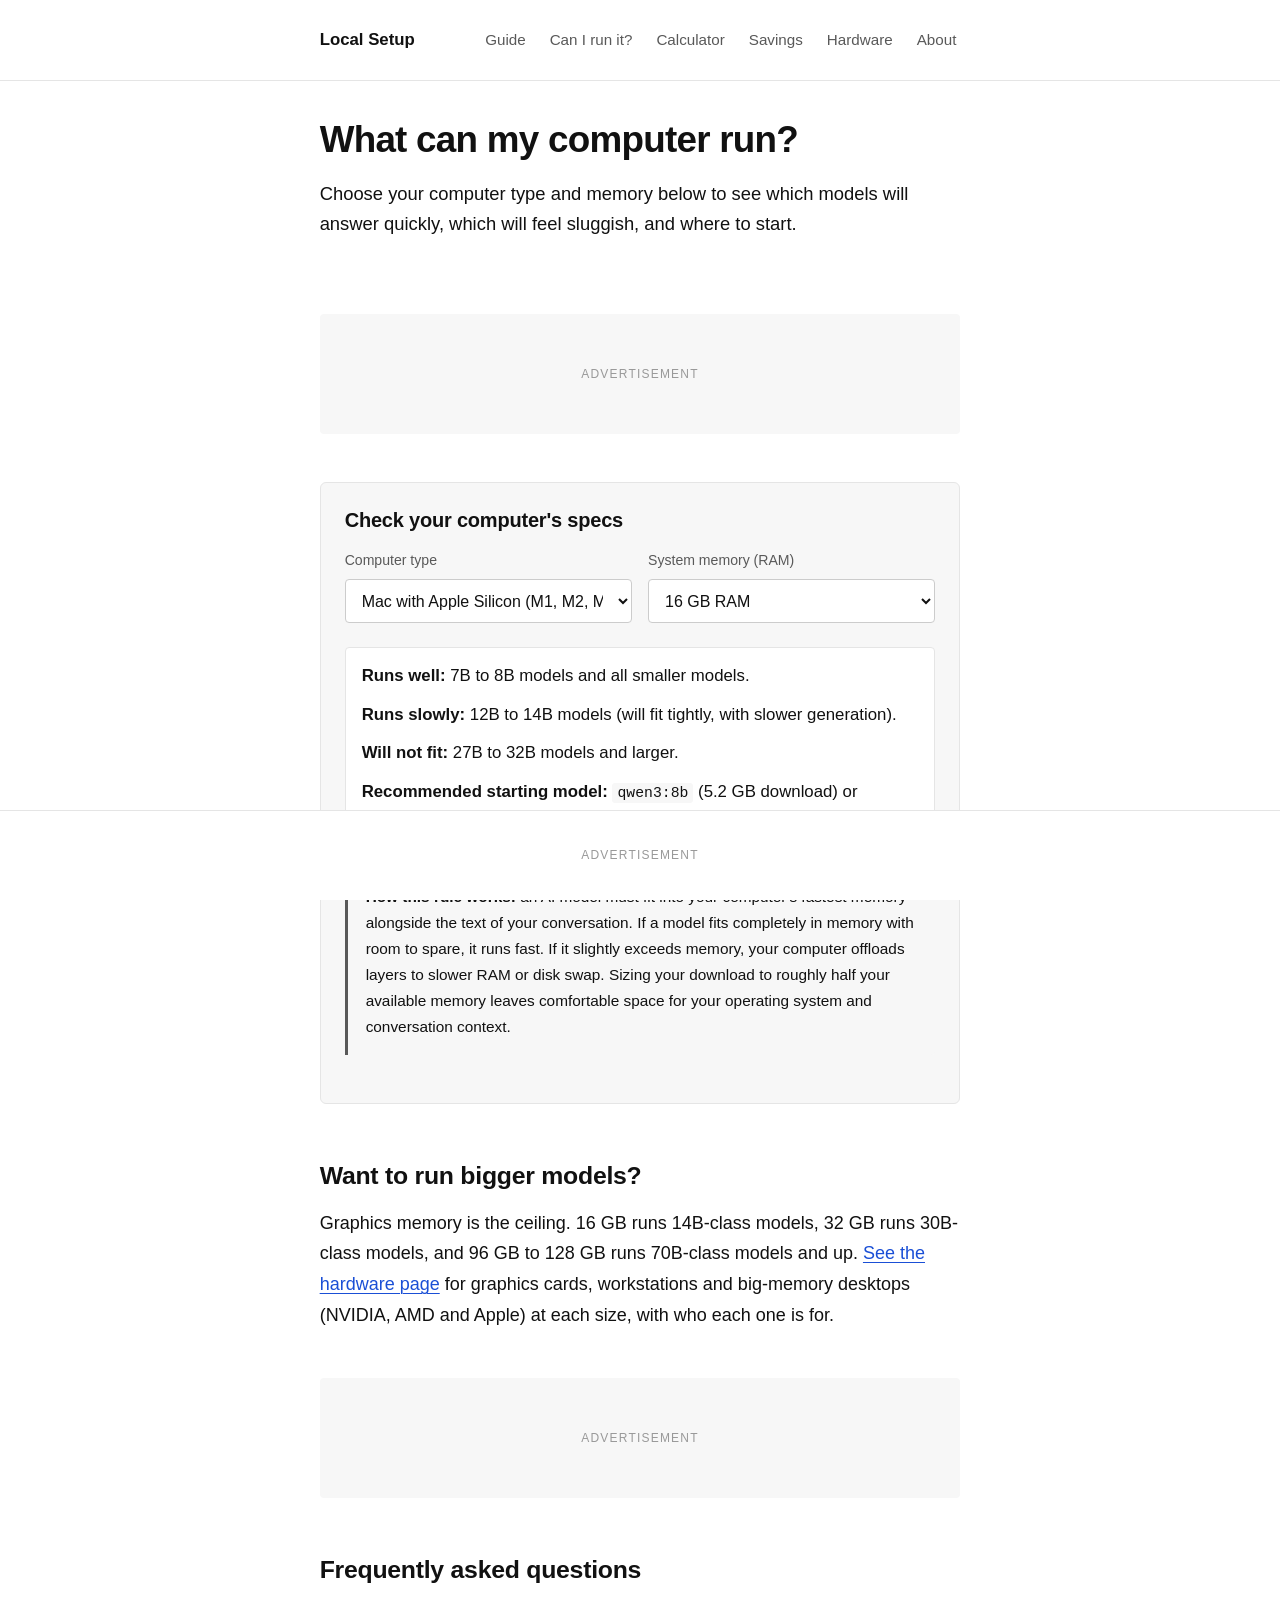
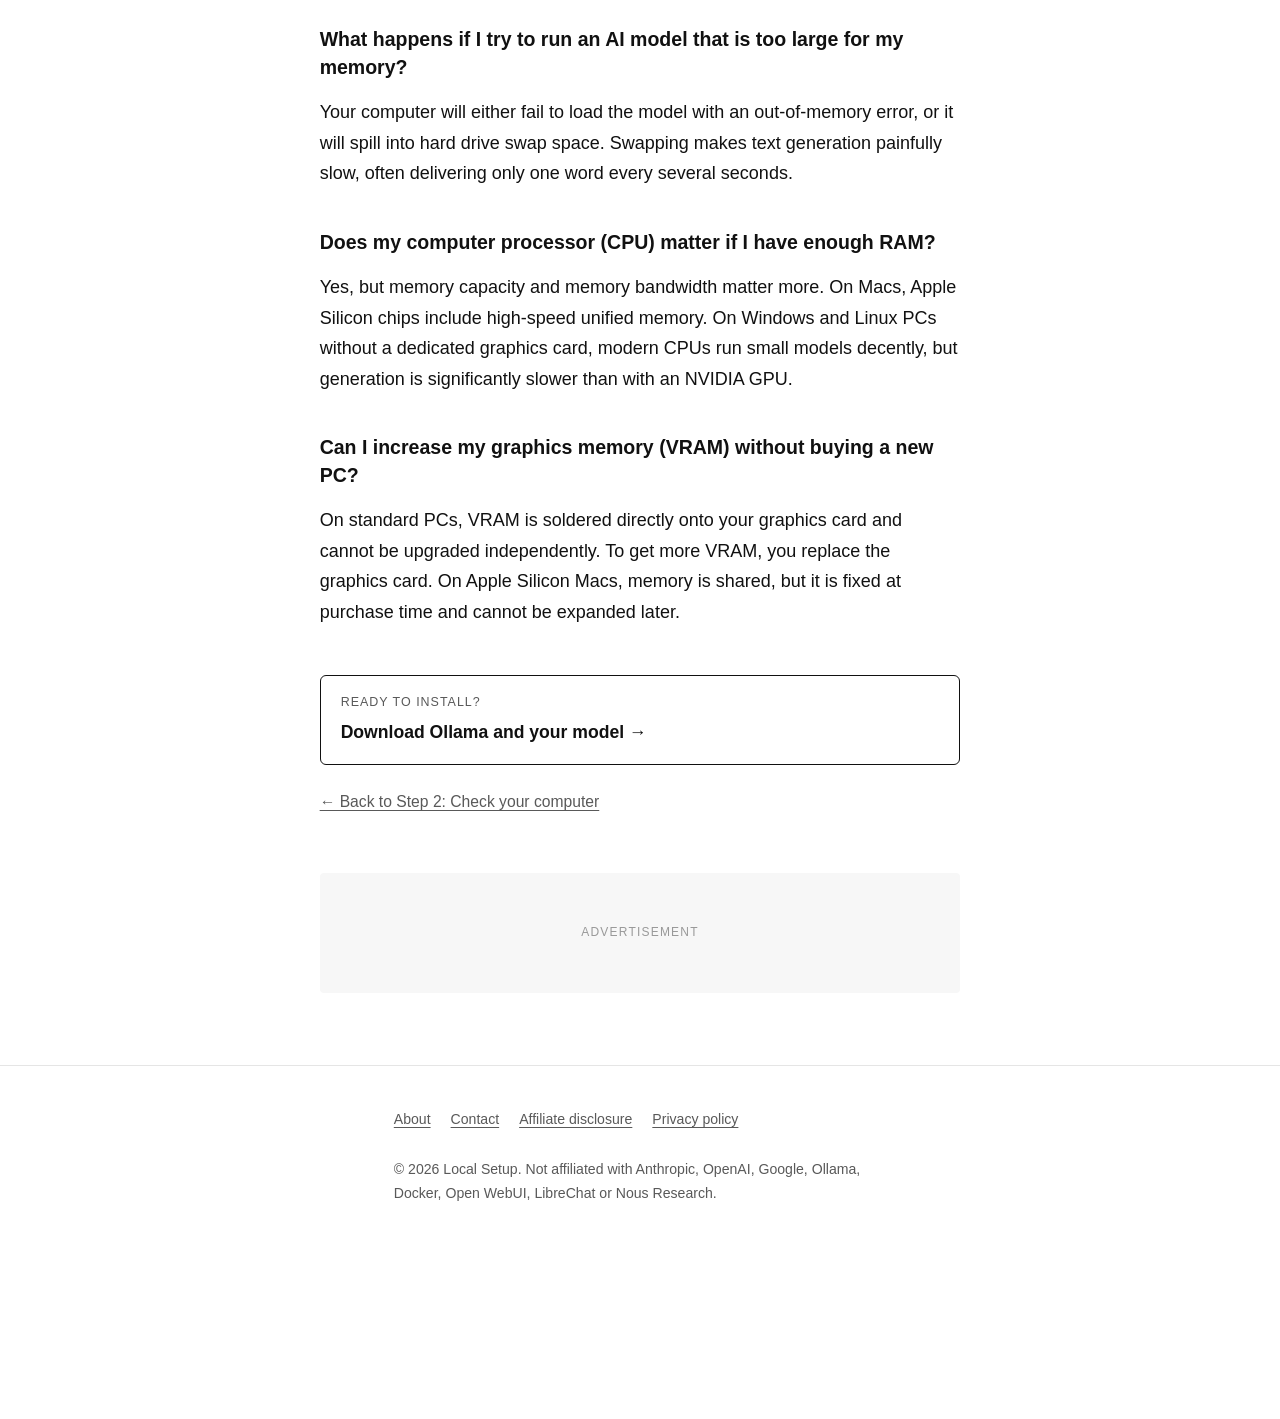
<file: docs/what-can-i-run.html>
<!doctype html>
<html lang="en" class="no-js">
<head>
<meta charset="utf-8">
<meta name="viewport" content="width=device-width, initial-scale=1">
<title>What AI model can my computer run? | Local Setup</title>
<meta name="description" content="Check which open AI models will run fast on your computer, which will run slowly, and which will not fit.">
<link rel="canonical" href="https://welles-carbert.github.io/Local-setup/what-can-i-run.html">
<meta property="og:type" content="website">
<meta property="og:title" content="What AI model can my computer run? | Local Setup">
<meta property="og:description" content="Check which open AI models will run fast on your computer, which will run slowly, and which will not fit.">
<meta property="og:url" content="https://welles-carbert.github.io/Local-setup/what-can-i-run.html">
<link rel="stylesheet" href="assets/style.css?v=6">
<script type="application/ld+json">
{
 "@context": "https://schema.org",
 "@graph": [
  {
   "@type": "BreadcrumbList",
   "itemListElement": [
    {
     "@type": "ListItem",
     "position": 1,
     "name": "Local Setup",
     "item": "https://welles-carbert.github.io/Local-setup/"
    },
    {
     "@type": "ListItem",
     "position": 2,
     "name": "Hardware checker",
     "item": "https://welles-carbert.github.io/Local-setup/what-can-i-run.html"
    }
   ]
  },
  {
   "@type": "WebApplication",
   "name": "Local AI Hardware Checker | Local Setup",
   "url": "https://welles-carbert.github.io/Local-setup/what-can-i-run.html",
   "applicationCategory": "UtilitiesApplication",
   "operatingSystem": "All",
   "offers": {
    "@type": "Offer",
    "price": "0",
    "priceCurrency": "USD"
   }
  },
  {
   "@type": "FAQPage",
   "mainEntity": [
    {
     "@type": "Question",
     "name": "What happens if I try to run an AI model that is too large for my memory?",
     "acceptedAnswer": {
      "@type": "Answer",
      "text": "Your computer will either fail to load the model with an out-of-memory error, or it will spill into hard drive swap space. Swapping makes text generation painfully slow, often delivering only one word every several seconds."
     }
    },
    {
     "@type": "Question",
     "name": "Does my computer processor (CPU) matter if I have enough RAM?",
     "acceptedAnswer": {
      "@type": "Answer",
      "text": "Yes, but memory capacity and memory bandwidth matter more. On Macs, Apple Silicon chips include high-speed unified memory. On Windows and Linux PCs without a dedicated graphics card, modern CPUs run small models decently, but generation is significantly slower than with an NVIDIA GPU."
     }
    },
    {
     "@type": "Question",
     "name": "Can I increase my graphics memory (VRAM) without buying a new PC?",
     "acceptedAnswer": {
      "@type": "Answer",
      "text": "On standard PCs, VRAM is soldered directly onto your graphics card and cannot be upgraded independently. To get more VRAM, you replace the graphics card. On Apple Silicon Macs, memory is shared, but it is fixed at purchase time and cannot be expanded later."
     }
    }
   ]
  }
 ]
}
</script>
</head>
<body>
<header class="site-header">
  <div class="wrap">
    <a class="brand" href="index.html">Local Setup</a>
    <nav class="site-nav" aria-label="Main">
      <a href="get-ready.html">Guide</a>
      <a href="what-can-i-run.html">Can I run it?</a>
      <a href="cost-calculator.html">Calculator</a>
      <a href="savings.html">Savings</a>
      <a href="home-setup.html">Hardware</a>
      <a href="about.html">About</a>
    </nav>
  </div>
</header>
<main class="wrap">
<div class="page-head">
  <h1>What can my computer run?</h1>
  <p class="lede">Choose your computer type and memory below to see which models will answer quickly, which will feel sluggish, and where to start.</p>
</div>

<!-- AD SPOT 1 of 3: paste ad code inside this div -->
<div class="ad-slot" data-ad-slot="banner-1"></div>

<section id="hardware-checker" class="calc" aria-labelledby="tool-heading">
  <h2 id="tool-heading" style="margin-top:0; font-size:1.25rem;">Check your computer's specs</h2>
  <div class="calc-grid">
    <div>
      <label for="hw-type">Computer type</label>
      <select id="hw-type">
        <option value="mac">Mac with Apple Silicon (M1, M2, M3, M4)</option>
        <option value="nvidia">Windows or Linux with NVIDIA graphics</option>
        <option value="cpu">Computer with no graphics card (Intel/AMD integrated)</option>
      </select>
    </div>
    <div>
      <label for="hw-ram">System memory (RAM)</label>
      <select id="hw-ram">
        <option value="8">8 GB RAM</option>
        <option value="16" selected>16 GB RAM</option>
        <option value="24">24 GB RAM</option>
        <option value="32">32 GB RAM</option>
        <option value="48">48 GB RAM</option>
        <option value="64">64 GB RAM or more</option>
      </select>
    </div>
    <div id="vram-group" style="display:none;">
      <label for="hw-vram">Graphics card memory (VRAM)</label>
      <select id="hw-vram">
        <option value="4">4 GB VRAM</option>
        <option value="6">6 GB VRAM</option>
        <option value="8" selected>8 GB VRAM</option>
        <option value="12">12 GB VRAM</option>
        <option value="16">16 GB VRAM</option>
        <option value="24">24 GB VRAM</option>
        <option value="32">32 GB VRAM (RTX 5090)</option>
        <option value="96">96 GB VRAM (RTX PRO 6000)</option>
      </select>
    </div>
  </div>

  <div id="hw-result" class="calc-out" aria-live="polite" style="margin-top:24px;">
    <p>Loading recommendations...</p>
  </div>

  <div class="note" style="margin-top:20px;">
    <p><strong>How this rule works:</strong> an AI model must fit into your computer's fastest memory alongside the text of your conversation. If a model fits completely in memory with room to spare, it runs fast. If it slightly exceeds memory, your computer offloads layers to slower RAM or disk swap. Sizing your download to roughly half your available memory leaves comfortable space for your operating system and conversation context.</p>
  </div>
</section>

<section id="go-bigger">
  <h2>Want to run bigger models?</h2>
  <p>Graphics memory is the ceiling. 16 GB runs 14B-class models, 32 GB runs 30B-class models, and 96 GB to 128 GB runs 70B-class models and up. <a href="home-setup.html">See the hardware page</a> for graphics cards, workstations and big-memory desktops (NVIDIA, AMD and Apple) at each size, with who each one is for.</p>
</section>

<!-- AD SPOT 2 of 3: paste ad code inside this div -->
<div class="ad-slot" data-ad-slot="banner-2"></div>

<section id="faq">
  <h2>Frequently asked questions</h2>
  <h3>What happens if I try to run an AI model that is too large for my memory?</h3>
  <p>Your computer will either fail to load the model with an out-of-memory error, or it will spill into hard drive swap space. Swapping makes text generation painfully slow, often delivering only one word every several seconds.</p>

  <h3>Does my computer processor (CPU) matter if I have enough RAM?</h3>
  <p>Yes, but memory capacity and memory bandwidth matter more. On Macs, Apple Silicon chips include high-speed unified memory. On Windows and Linux PCs without a dedicated graphics card, modern CPUs run small models decently, but generation is significantly slower than with an NVIDIA GPU.</p>

  <h3>Can I increase my graphics memory (VRAM) without buying a new PC?</h3>
  <p>On standard PCs, VRAM is soldered directly onto your graphics card and cannot be upgraded independently. To get more VRAM, you replace the graphics card. On Apple Silicon Macs, memory is shared, but it is fixed at purchase time and cannot be expanded later.</p>
</section>

<nav class="pager" aria-label="Related guide pages">
  <a class="next" href="install-ollama.html"><span>Ready to install?</span>Download Ollama and your model →</a>
  <a class="back" href="get-ready.html">← Back to Step 2: Check your computer</a>
</nav>

<!-- AD SPOT 3 of 3: paste ad code inside this div -->
<div class="ad-slot" data-ad-slot="banner-3"></div>
</main>
<footer class="site-footer">
  <div class="wrap">
    <nav aria-label="Footer">
      <a href="about.html">About</a>
      <a href="contact.html">Contact</a>
      <a href="disclosure.html">Affiliate disclosure</a>
      <a href="privacy.html">Privacy policy</a>
    </nav>
    <p>© <span id="year">2026</span> Local Setup. Not affiliated with Anthropic, OpenAI, Google, Ollama, Docker, Open WebUI, LibreChat or Nous Research.</p>
  </div>
</footer>
<!-- AD SPOT 4 (sticky bottom banner): paste ad code inside this div -->
<div class="ad-sticky" data-ad-slot="banner-sticky"></div>
<script src="assets/app.js?v=6"></script>
</body>
</html>
</file>
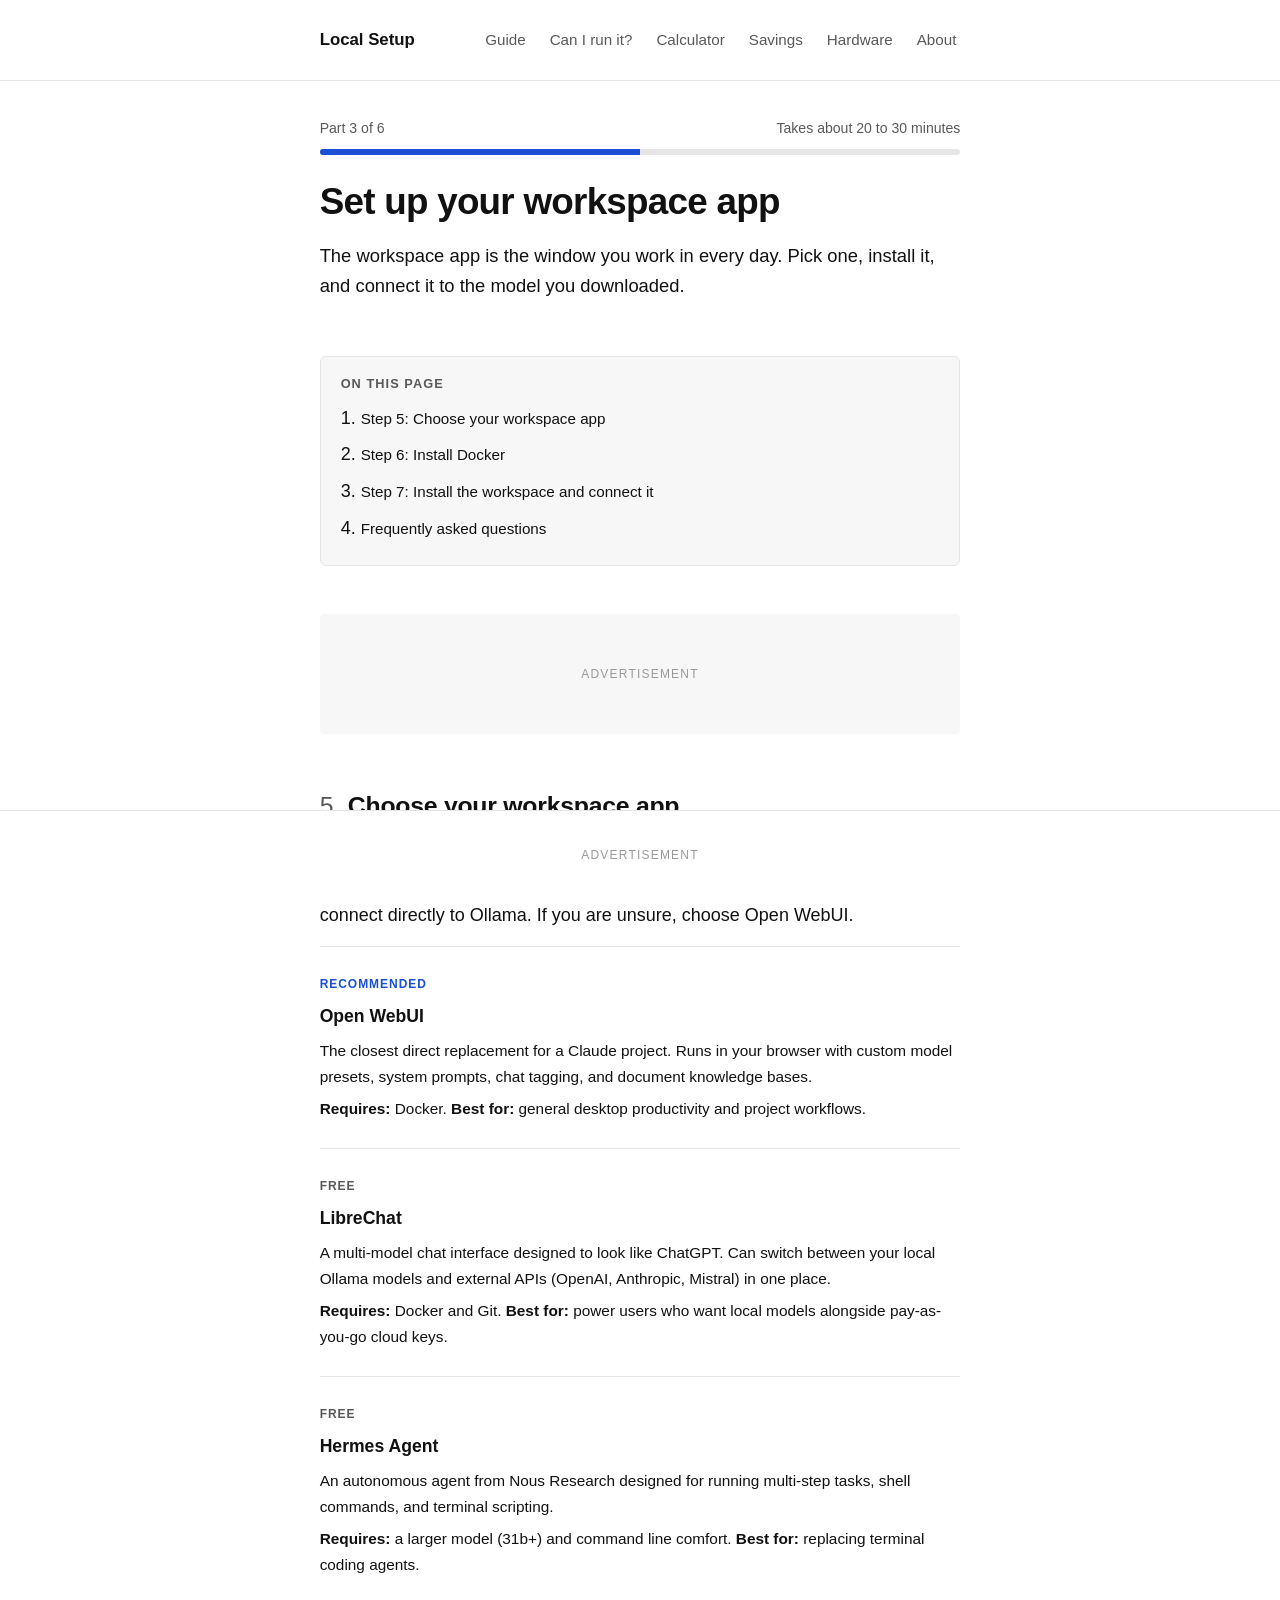
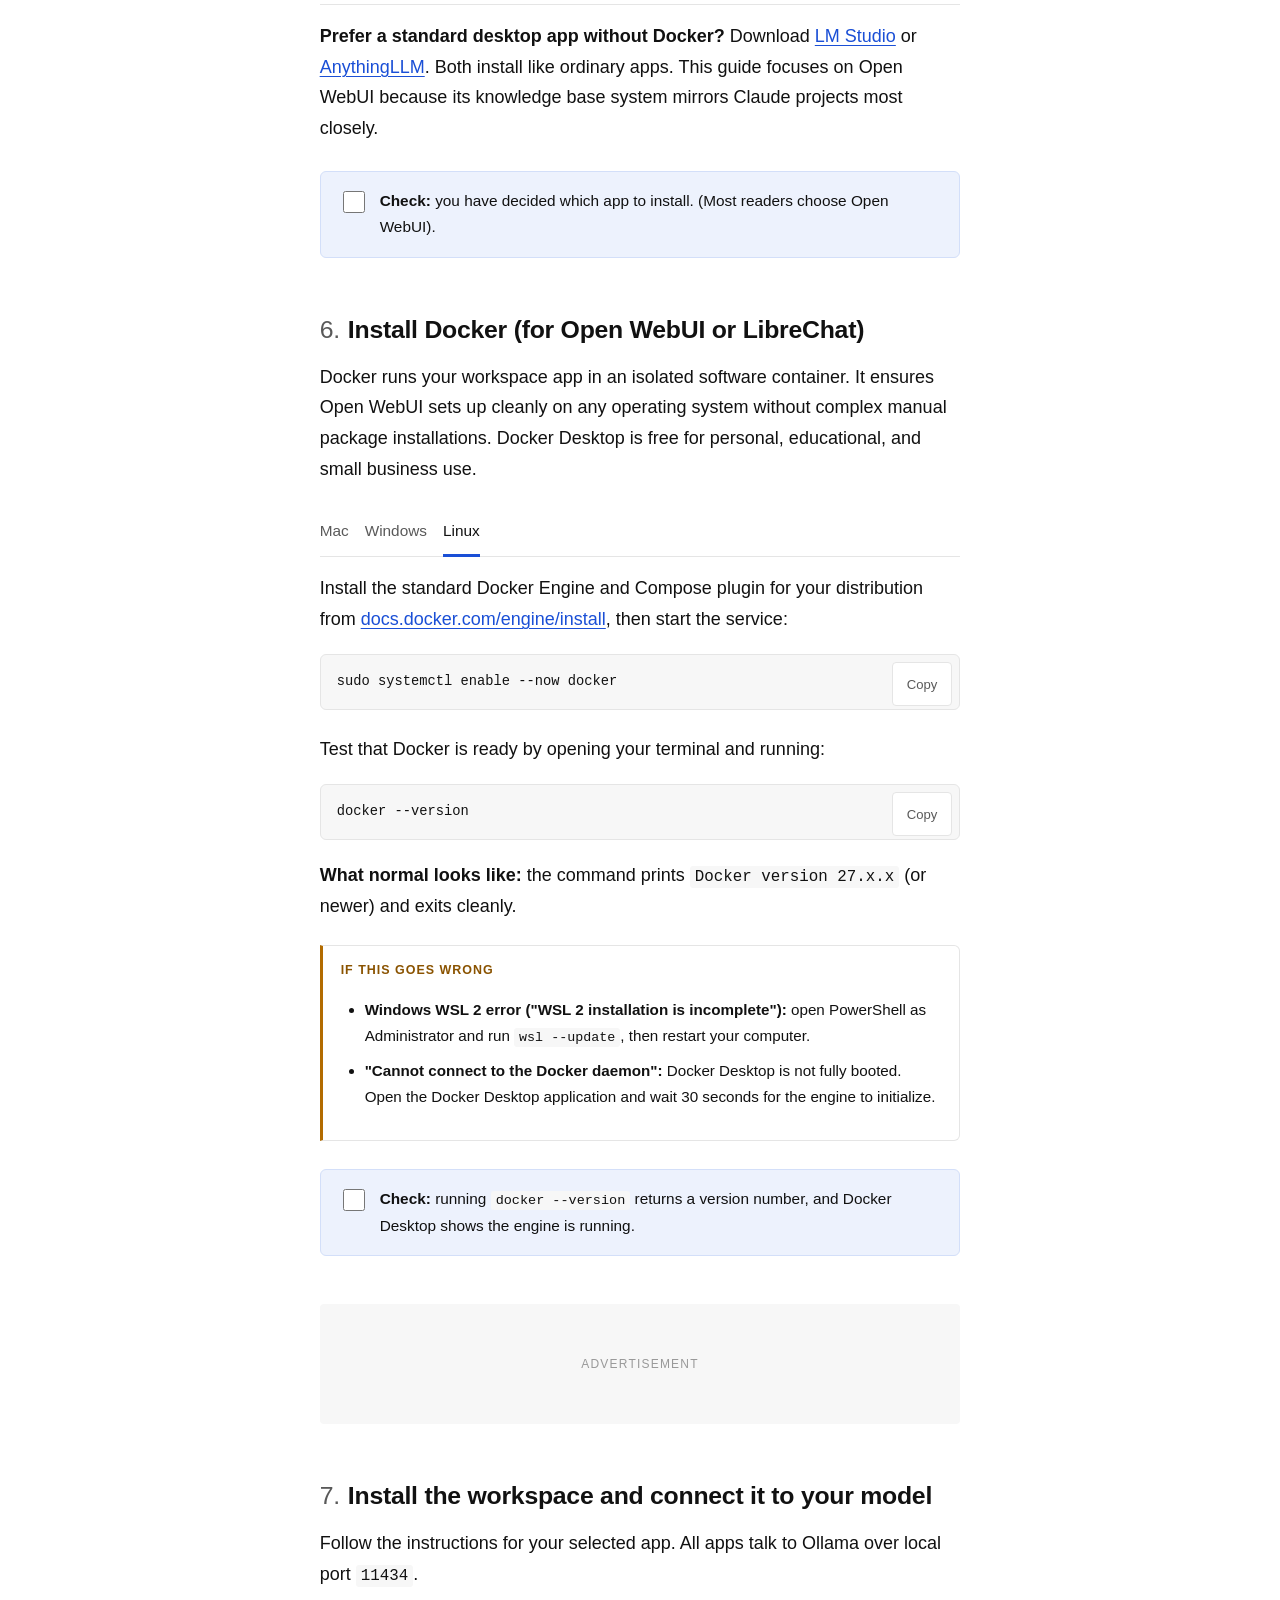
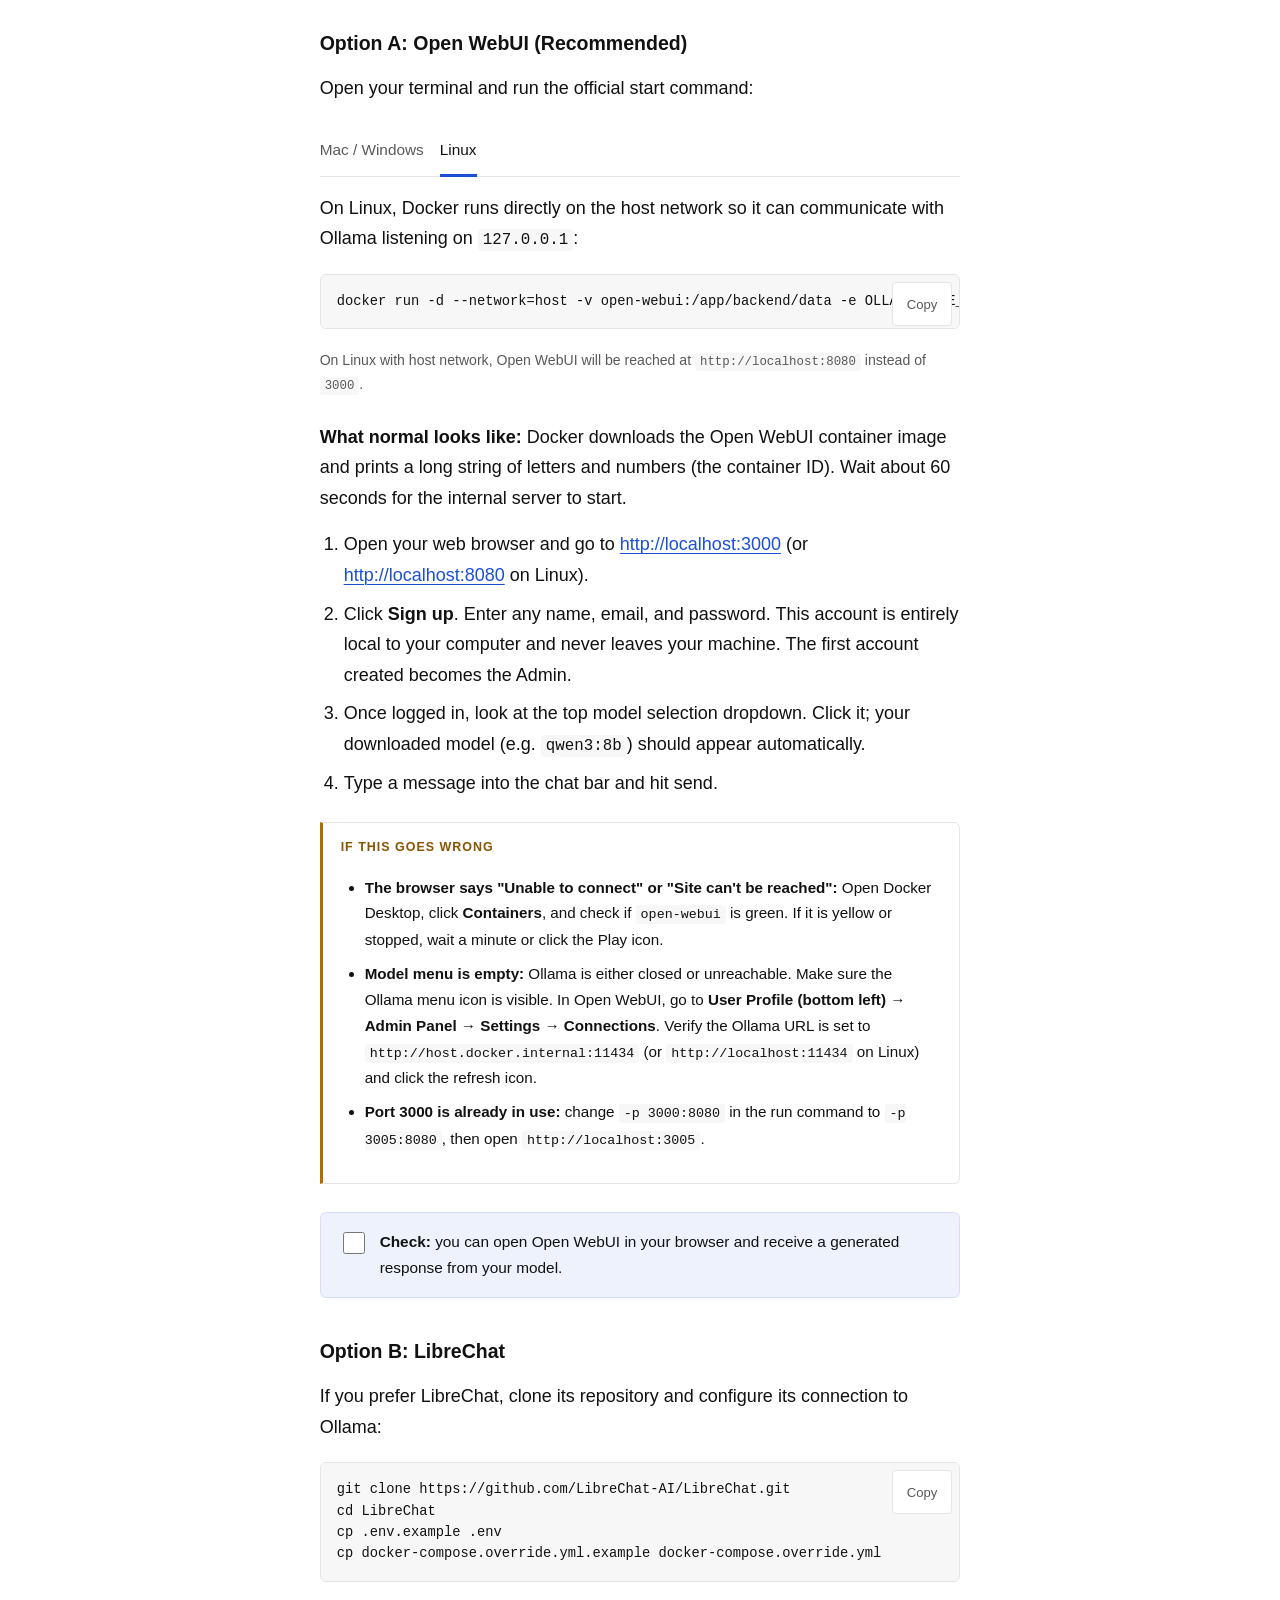
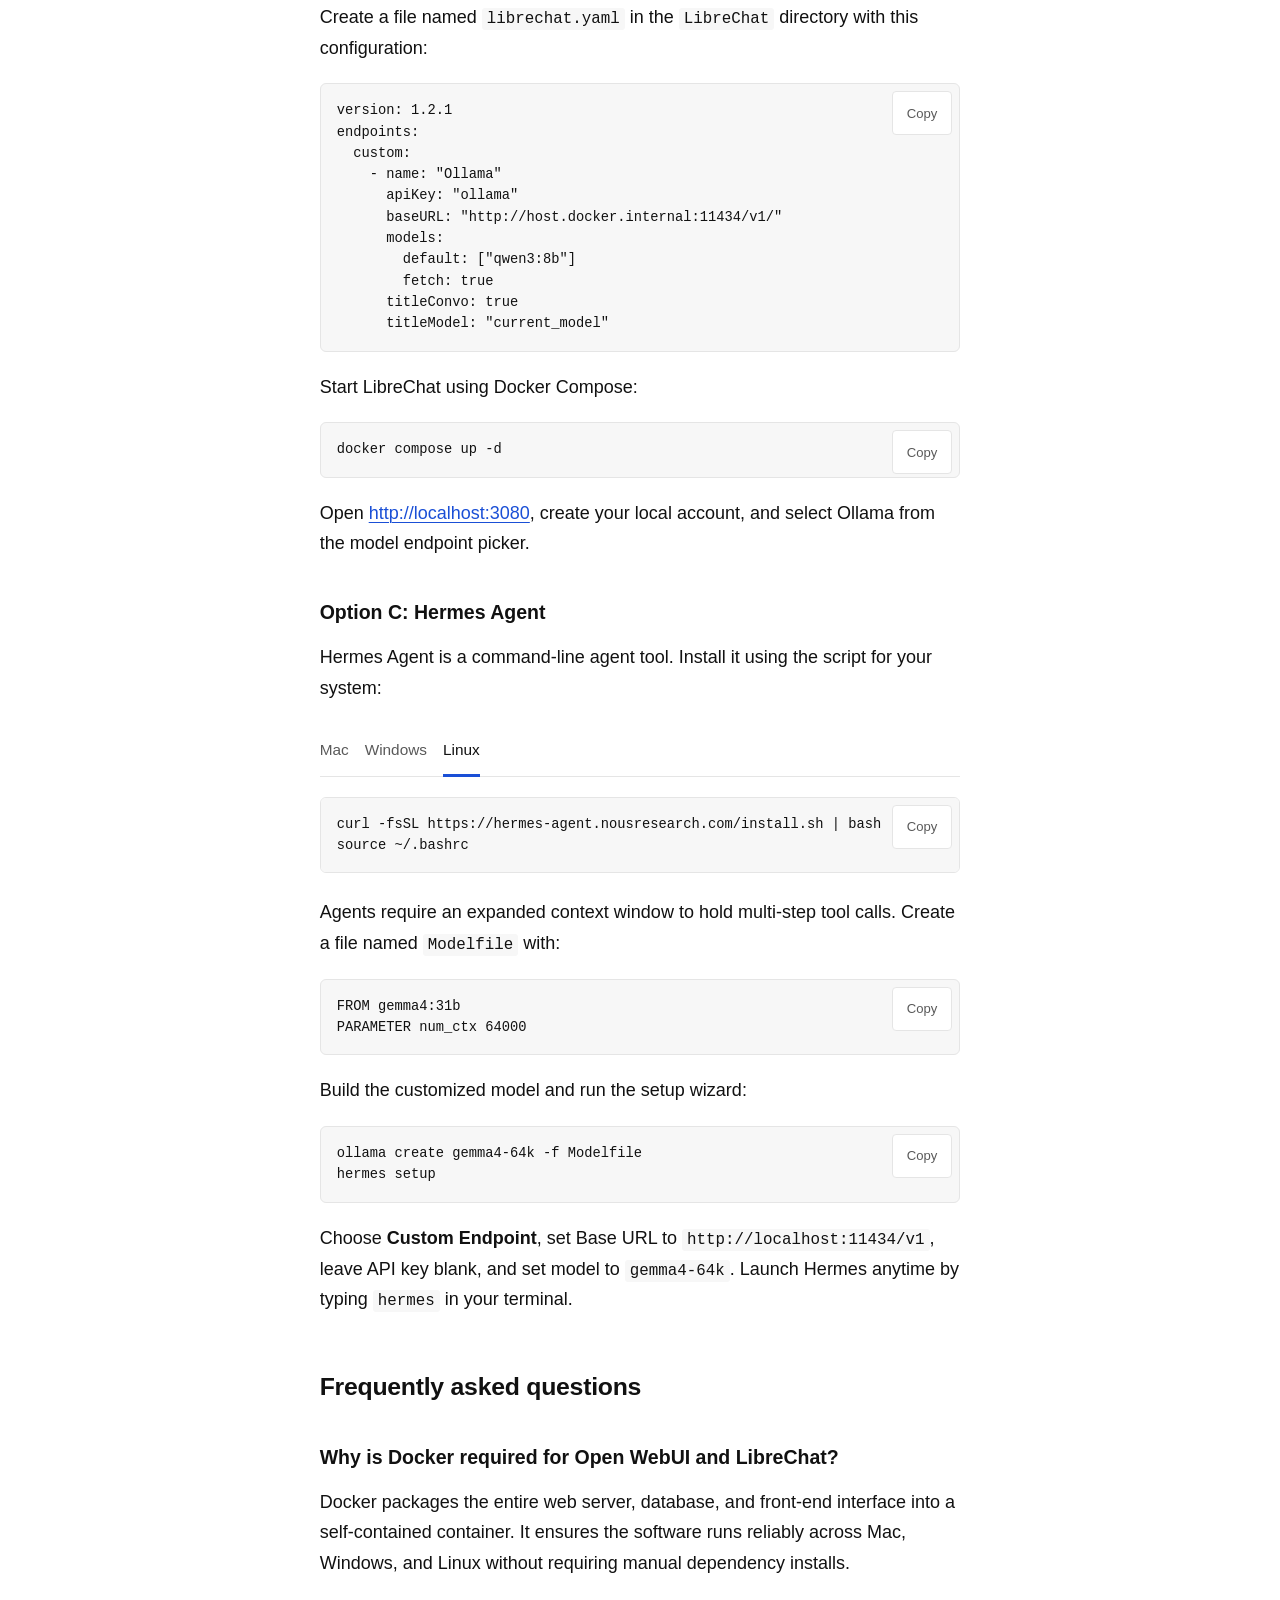
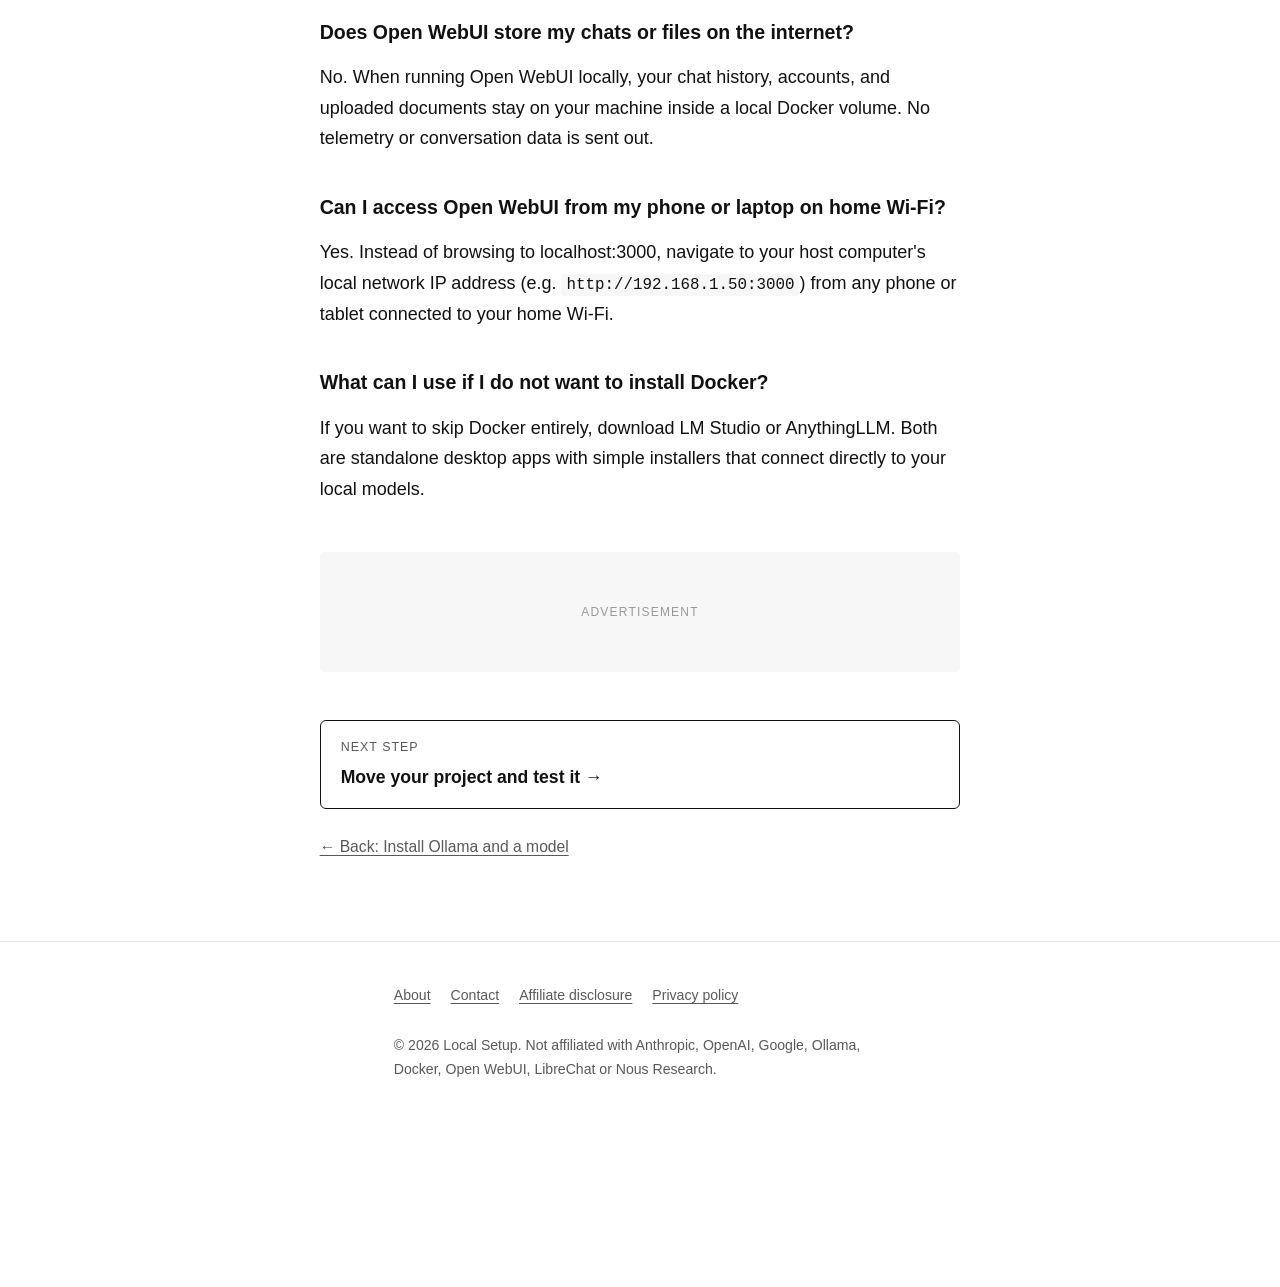
<file: docs/workspace.html>
<!doctype html>
<html lang="en" class="no-js">
<head>
<meta charset="utf-8">
<meta name="viewport" content="width=device-width, initial-scale=1">
<title>Set up your workspace app | Local Setup</title>
<meta name="description" content="Pick Open WebUI, LibreChat or Hermes Agent, install it, and connect it to your model.">
<link rel="canonical" href="https://welles-carbert.github.io/Local-setup/workspace.html">
<meta property="og:type" content="article">
<meta property="og:title" content="Set up your workspace app | Local Setup">
<meta property="og:description" content="Pick Open WebUI, LibreChat or Hermes Agent, install it, and connect it to your model.">
<meta property="og:url" content="https://welles-carbert.github.io/Local-setup/workspace.html">
<link rel="stylesheet" href="assets/style.css?v=6">
<script type="application/ld+json">
{
 "@context": "https://schema.org",
 "@graph": [
  {
   "@type": "BreadcrumbList",
   "itemListElement": [
    {
     "@type": "ListItem",
     "position": 1,
     "name": "Local Setup",
     "item": "https://welles-carbert.github.io/Local-setup/"
    },
    {
     "@type": "ListItem",
     "position": 2,
     "name": "Set up your workspace app",
     "item": "https://welles-carbert.github.io/Local-setup/workspace.html"
    }
   ]
  },
  {
   "@type": "HowTo",
   "name": "Set up your workspace app",
   "description": "Pick Open WebUI, LibreChat or Hermes Agent, install it, and connect it to your model.",
   "url": "https://welles-carbert.github.io/Local-setup/workspace.html",
   "totalTime": "PT30M",
   "step": [
    {
     "@type": "HowToStep",
     "name": "Choose your workspace app",
     "url": "https://welles-carbert.github.io/Local-setup/workspace.html#step-5"
    },
    {
     "@type": "HowToStep",
     "name": "Install Docker (for Open WebUI or LibreChat)",
     "url": "https://welles-carbert.github.io/Local-setup/workspace.html#step-6"
    },
    {
     "@type": "HowToStep",
     "name": "Install the workspace and connect it to your model",
     "url": "https://welles-carbert.github.io/Local-setup/workspace.html#step-7"
    }
   ]
  },
  {
   "@type": "TechArticle",
   "headline": "Set up your workspace app",
   "description": "Pick Open WebUI, LibreChat or Hermes Agent, install it, and connect it to your model.",
   "url": "https://welles-carbert.github.io/Local-setup/workspace.html",
   "dateModified": "2026-11-10",
   "author": {
    "@type": "Organization",
    "name": "Local Setup",
    "url": "https://welles-carbert.github.io/Local-setup/"
   },
   "publisher": {
    "@type": "Organization",
    "name": "Local Setup",
    "url": "https://welles-carbert.github.io/Local-setup/"
   }
  },
  {
   "@type": "FAQPage",
   "mainEntity": [
    {
     "@type": "Question",
     "name": "Why is Docker required for Open WebUI and LibreChat?",
     "acceptedAnswer": {
      "@type": "Answer",
      "text": "Docker packages the entire web server, database, and front-end interface into a self-contained container. It ensures the software runs reliably across Mac, Windows, and Linux without requiring manual dependency installs."
     }
    },
    {
     "@type": "Question",
     "name": "Does Open WebUI store my chats or files on the internet?",
     "acceptedAnswer": {
      "@type": "Answer",
      "text": "No. When running Open WebUI locally, your chat history, accounts, and uploaded documents stay on your machine inside a local Docker volume. No telemetry or conversation data is sent out."
     }
    },
    {
     "@type": "Question",
     "name": "Can I access Open WebUI from my phone or laptop on home Wi-Fi?",
     "acceptedAnswer": {
      "@type": "Answer",
      "text": "Yes. Instead of browsing to localhost:3000, navigate to your host computer's local network IP address (e.g. http://192.168.1.50:3000) from any phone or tablet connected to your home Wi-Fi."
     }
    },
    {
     "@type": "Question",
     "name": "What can I use if I do not want to install Docker?",
     "acceptedAnswer": {
      "@type": "Answer",
      "text": "If you want to skip Docker entirely, download LM Studio or AnythingLLM. Both are standalone desktop apps with simple installers that connect directly to your local models."
     }
    }
   ]
  }
 ]
}
</script>
</head>
<body>
<header class="site-header">
  <div class="wrap">
    <a class="brand" href="index.html">Local Setup</a>
    <nav class="site-nav" aria-label="Main">
      <a href="get-ready.html">Guide</a>
      <a href="what-can-i-run.html">Can I run it?</a>
      <a href="cost-calculator.html">Calculator</a>
      <a href="savings.html">Savings</a>
      <a href="home-setup.html">Hardware</a>
      <a href="about.html">About</a>
    </nav>
  </div>
</header>
<main class="wrap">
<div class="page-head">
  <div class="progress-meta">
    <span>Part 3 of 6</span>
    <span>Takes about 20 to 30 minutes</span>
  </div>
  <div class="progress-track" aria-hidden="true"><div class="progress-fill" style="width: 50%;"></div></div>
  <h1>Set up your workspace app</h1>
  <p class="lede">The workspace app is the window you work in every day. Pick one, install it, and connect it to the model you downloaded.</p>
</div>

<nav class="on-this-page" aria-label="Steps on this page">
  <strong>On this page</strong>
  <ol>
    <li><a href="#step-5">Step 5: Choose your workspace app</a></li>
    <li><a href="#step-6">Step 6: Install Docker</a></li>
    <li><a href="#step-7">Step 7: Install the workspace and connect it</a></li>
    <li><a href="#faq">Frequently asked questions</a></li>
  </ol>
</nav>

<!-- AD SPOT 1 of 3: paste ad code inside this div -->
<div class="ad-slot" data-ad-slot="banner-1"></div>

<section>
  <h2 id="step-5"><span class="step-num">5</span>Choose your workspace app</h2>
  <p>The workspace app provides the chat interface in your browser, replacing the web interfaces of Claude or ChatGPT. All three options below are free and connect directly to Ollama. If you are unsure, choose Open WebUI.</p>

  <div class="cards">
    <div class="card pick">
      <span class="tag">Recommended</span>
      <h4>Open WebUI</h4>
      <p>The closest direct replacement for a Claude project. Runs in your browser with custom model presets, system prompts, chat tagging, and document knowledge bases.</p>
      <p><strong>Requires:</strong> Docker. <strong>Best for:</strong> general desktop productivity and project workflows.</p>
    </div>
    <div class="card">
      <span class="tag">Free</span>
      <h4>LibreChat</h4>
      <p>A multi-model chat interface designed to look like ChatGPT. Can switch between your local Ollama models and external APIs (OpenAI, Anthropic, Mistral) in one place.</p>
      <p><strong>Requires:</strong> Docker and Git. <strong>Best for:</strong> power users who want local models alongside pay-as-you-go cloud keys.</p>
    </div>
    <div class="card">
      <span class="tag">Free</span>
      <h4>Hermes Agent</h4>
      <p>An autonomous agent from Nous Research designed for running multi-step tasks, shell commands, and terminal scripting.</p>
      <p><strong>Requires:</strong> a larger model (31b+) and command line comfort. <strong>Best for:</strong> replacing terminal coding agents.</p>
    </div>
  </div>
  <p><strong>Prefer a standard desktop app without Docker?</strong> Download <a href="https://lmstudio.ai" rel="noopener">LM Studio</a> or <a href="https://useanything.com" rel="noopener">AnythingLLM</a>. Both install like ordinary apps. This guide focuses on Open WebUI because its knowledge base system mirrors Claude projects most closely.</p>
  <div class="check"><p><strong>Check:</strong> you have decided which app to install. (Most readers choose Open WebUI).</p></div>
</section>

<section>
  <h2 id="step-6"><span class="step-num">6</span>Install Docker (for Open WebUI or LibreChat)</h2>
  <p>Docker runs your workspace app in an isolated software container. It ensures Open WebUI sets up cleanly on any operating system without complex manual package installations. Docker Desktop is free for personal, educational, and small business use.</p>

  <div class="tabs">
    <div class="tab-list" role="tablist">
      <button type="button" data-os="mac">Mac</button>
      <button type="button" data-os="win">Windows</button>
      <button type="button" data-os="linux">Linux</button>
    </div>
    <div class="tab-panel" data-os="mac">
      <h4>Mac</h4>
      <ol>
        <li>Download <a href="https://docs.docker.com/desktop/setup/install/mac-install/" rel="noopener">Docker Desktop for Mac</a>. Select <strong>Apple Silicon</strong> (M1-M4) or <strong>Intel</strong> to match your Mac chip.</li>
        <li>Open the <code>.dmg</code> file and drag the Docker icon into your <code>Applications</code> folder.</li>
        <li>Open Docker from Applications. Accept the service agreement. Wait until the whale icon in your top menu bar shows a green dot indicating "Docker Desktop is running."</li>
      </ol>
    </div>
    <div class="tab-panel" data-os="win">
      <h4>Windows</h4>
      <ol>
        <li>Download <a href="https://docs.docker.com/desktop/setup/install/windows-install/" rel="noopener">Docker Desktop for Windows</a>.</li>
        <li>Run the installer. Ensure the checkbox for <strong>Use WSL 2 instead of Hyper-V</strong> is checked.</li>
        <li>Restart your PC when prompted by the installer.</li>
        <li>Launch Docker Desktop from the Start menu. Wait until the bottom-left status indicator turns green with "Engine running."</li>
      </ol>
    </div>
    <div class="tab-panel" data-os="linux">
      <h4>Linux</h4>
      <p>Install the standard Docker Engine and Compose plugin for your distribution from <a href="https://docs.docker.com/engine/install/" rel="noopener">docs.docker.com/engine/install</a>, then start the service:</p>
      <div class="code"><pre><code>sudo systemctl enable --now docker</code></pre></div>
    </div>
  </div>

  <p>Test that Docker is ready by opening your terminal and running:</p>
  <div class="code"><pre><code>docker --version</code></pre></div>
  <p><strong>What normal looks like:</strong> the command prints <code>Docker version 27.x.x</code> (or newer) and exits cleanly.</p>

  <div class="trouble">
    <p class="trouble-title">If this goes wrong</p>
    <ul>
      <li><strong>Windows WSL 2 error ("WSL 2 installation is incomplete"):</strong> open PowerShell as Administrator and run <code>wsl --update</code>, then restart your computer.</li>
      <li><strong>"Cannot connect to the Docker daemon":</strong> Docker Desktop is not fully booted. Open the Docker Desktop application and wait 30 seconds for the engine to initialize.</li>
    </ul></div>
  <div class="check"><p><strong>Check:</strong> running <code>docker --version</code> returns a version number, and Docker Desktop shows the engine is running.</p></div>
</section>

<!-- AD SPOT 2 of 3: paste ad code inside this div -->
<div class="ad-slot" data-ad-slot="banner-2"></div>

<section>
  <h2 id="step-7"><span class="step-num">7</span>Install the workspace and connect it to your model</h2>
  <p>Follow the instructions for your selected app. All apps talk to Ollama over local port <code>11434</code>.</p>

  <h3>Option A: Open WebUI (Recommended)</h3>
  <p>Open your terminal and run the official start command:</p>

  <div class="tabs">
    <div class="tab-list" role="tablist">
      <button type="button" data-os="mac">Mac / Windows</button>
      <button type="button" data-os="linux">Linux</button>
    </div>
    <div class="tab-panel" data-os="mac">
      <h4>Mac / Windows</h4>
      <div class="code"><pre><code>docker run -d -p 3000:8080 --add-host=host.docker.internal:host-gateway -v open-webui:/app/backend/data --name open-webui --restart always ghcr.io/open-webui/open-webui:main</code></pre></div>
    </div>
    <div class="tab-panel" data-os="linux">
      <h4>Linux</h4>
      <p>On Linux, Docker runs directly on the host network so it can communicate with Ollama listening on <code>127.0.0.1</code>:</p>
      <div class="code"><pre><code>docker run -d --network=host -v open-webui:/app/backend/data -e OLLAMA_BASE_URL=http://127.0.0.1:11434 --name open-webui --restart always ghcr.io/open-webui/open-webui:main</code></pre></div>
      <p class="meta">On Linux with host network, Open WebUI will be reached at <code>http://localhost:8080</code> instead of <code>3000</code>.</p>
    </div>
  </div>

  <p><strong>What normal looks like:</strong> Docker downloads the Open WebUI container image and prints a long string of letters and numbers (the container ID). Wait about 60 seconds for the internal server to start.</p>

  <ol>
    <li>Open your web browser and go to <a href="http://localhost:3000">http://localhost:3000</a> (or <a href="http://localhost:8080">http://localhost:8080</a> on Linux).</li>
    <li>Click <strong>Sign up</strong>. Enter any name, email, and password. This account is entirely local to your computer and never leaves your machine. The first account created becomes the Admin.</li>
    <li>Once logged in, look at the top model selection dropdown. Click it; your downloaded model (e.g. <code>qwen3:8b</code>) should appear automatically.</li>
    <li>Type a message into the chat bar and hit send.</li>
  </ol>

  <div class="trouble">
    <p class="trouble-title">If this goes wrong</p>
    <ul>
      <li><strong>The browser says "Unable to connect" or "Site can't be reached":</strong> Open Docker Desktop, click <strong>Containers</strong>, and check if <code>open-webui</code> is green. If it is yellow or stopped, wait a minute or click the Play icon.</li>
      <li><strong>Model menu is empty:</strong> Ollama is either closed or unreachable. Make sure the Ollama menu icon is visible. In Open WebUI, go to <strong>User Profile (bottom left)</strong> → <strong>Admin Panel</strong> → <strong>Settings</strong> → <strong>Connections</strong>. Verify the Ollama URL is set to <code>http://host.docker.internal:11434</code> (or <code>http://localhost:11434</code> on Linux) and click the refresh icon.</li>
      <li><strong>Port 3000 is already in use:</strong> change <code>-p 3000:8080</code> in the run command to <code>-p 3005:8080</code>, then open <code>http://localhost:3005</code>.</li>
    </ul></div>
  <div class="check"><p><strong>Check:</strong> you can open Open WebUI in your browser and receive a generated response from your model.</p></div>

  <h3>Option B: LibreChat</h3>
  <p>If you prefer LibreChat, clone its repository and configure its connection to Ollama:</p>
  <div class="code"><pre><code>git clone https://github.com/LibreChat-AI/LibreChat.git
cd LibreChat
cp .env.example .env
cp docker-compose.override.yml.example docker-compose.override.yml</code></pre></div>
  <p>Create a file named <code>librechat.yaml</code> in the <code>LibreChat</code> directory with this configuration:</p>
  <div class="code"><pre><code>version: 1.2.1
endpoints:
  custom:
    - name: "Ollama"
      apiKey: "ollama"
      baseURL: "http://host.docker.internal:11434/v1/"
      models:
        default: ["qwen3:8b"]
        fetch: true
      titleConvo: true
      titleModel: "current_model"</code></pre></div>
  <p>Start LibreChat using Docker Compose:</p>
  <div class="code"><pre><code>docker compose up -d</code></pre></div>
  <p>Open <a href="http://localhost:3080">http://localhost:3080</a>, create your local account, and select Ollama from the model endpoint picker.</p>

  <h3>Option C: Hermes Agent</h3>
  <p>Hermes Agent is a command-line agent tool. Install it using the script for your system:</p>

  <div class="tabs">
    <div class="tab-list" role="tablist">
      <button type="button" data-os="mac">Mac</button>
      <button type="button" data-os="win">Windows</button>
      <button type="button" data-os="linux">Linux</button>
    </div>
    <div class="tab-panel" data-os="mac">
      <h4>Mac</h4>
      <div class="code"><pre><code>curl -fsSL https://hermes-agent.nousresearch.com/install.sh | bash
source ~/.zshrc</code></pre></div>
    </div>
    <div class="tab-panel" data-os="win">
      <h4>Windows (PowerShell)</h4>
      <div class="code"><pre><code>iex (irm https://hermes-agent.nousresearch.com/install.ps1)</code></pre></div>
      <p>Restart PowerShell after installation.</p>
    </div>
    <div class="tab-panel" data-os="linux">
      <h4>Linux</h4>
      <div class="code"><pre><code>curl -fsSL https://hermes-agent.nousresearch.com/install.sh | bash
source ~/.bashrc</code></pre></div>
    </div>
  </div>

  <p>Agents require an expanded context window to hold multi-step tool calls. Create a file named <code>Modelfile</code> with:</p>
  <div class="code"><pre><code>FROM gemma4:31b
PARAMETER num_ctx 64000</code></pre></div>
  <p>Build the customized model and run the setup wizard:</p>
  <div class="code"><pre><code>ollama create gemma4-64k -f Modelfile
hermes setup</code></pre></div>
  <p>Choose <strong>Custom Endpoint</strong>, set Base URL to <code>http://localhost:11434/v1</code>, leave API key blank, and set model to <code>gemma4-64k</code>. Launch Hermes anytime by typing <code>hermes</code> in your terminal.</p>
</section>

<section id="faq">
  <h2>Frequently asked questions</h2>
  <h3>Why is Docker required for Open WebUI and LibreChat?</h3>
  <p>Docker packages the entire web server, database, and front-end interface into a self-contained container. It ensures the software runs reliably across Mac, Windows, and Linux without requiring manual dependency installs.</p>

  <h3>Does Open WebUI store my chats or files on the internet?</h3>
  <p>No. When running Open WebUI locally, your chat history, accounts, and uploaded documents stay on your machine inside a local Docker volume. No telemetry or conversation data is sent out.</p>

  <h3>Can I access Open WebUI from my phone or laptop on home Wi-Fi?</h3>
  <p>Yes. Instead of browsing to localhost:3000, navigate to your host computer's local network IP address (e.g. <code>http://192.168.1.50:3000</code>) from any phone or tablet connected to your home Wi-Fi.</p>

  <h3>What can I use if I do not want to install Docker?</h3>
  <p>If you want to skip Docker entirely, download LM Studio or AnythingLLM. Both are standalone desktop apps with simple installers that connect directly to your local models.</p>
</section>

<!-- AD SPOT 3 of 3: paste ad code inside this div -->
<div class="ad-slot" data-ad-slot="banner-3"></div>

<nav class="pager" aria-label="Guide pages">
  <a class="next" href="move-project.html"><span>Next step</span>Move your project and test it →</a>
  <a class="back" href="install-ollama.html">← Back: Install Ollama and a model</a>
</nav>
</main>
<footer class="site-footer">
  <div class="wrap">
    <nav aria-label="Footer">
      <a href="about.html">About</a>
      <a href="contact.html">Contact</a>
      <a href="disclosure.html">Affiliate disclosure</a>
      <a href="privacy.html">Privacy policy</a>
    </nav>
    <p>© <span id="year">2026</span> Local Setup. Not affiliated with Anthropic, OpenAI, Google, Ollama, Docker, Open WebUI, LibreChat or Nous Research.</p>
  </div>
</footer>
<!-- AD SPOT 4 (sticky bottom banner): paste ad code inside this div -->
<div class="ad-sticky" data-ad-slot="banner-sticky"></div>
<script src="assets/app.js?v=6"></script>
</body>
</html>
</file>
<file: docs/assets/style.css>
:root {
  --text: #111;
  --muted: #595959;
  --line: #e5e5e5;
  --soft: #f7f7f7;
  --accent: #1a4fd6;
  --accent-light: #edf2fd;
  --done: #1e7e34;
  --max: 68ch;
  color-scheme: light;
}

* { box-sizing: border-box; }
html { scroll-behavior: smooth; }

body {
  margin: 0;
  background: #fff;
  color: var(--text);
  font: 18px/1.7 -apple-system, BlinkMacSystemFont, "Segoe UI", Roboto, Helvetica, Arial, sans-serif;
  -webkit-text-size-adjust: 100%;
  padding-bottom: 120px;
}

@media (min-width: 760px) {
  body { padding-bottom: 150px; }
}

a {
  color: var(--accent);
  text-underline-offset: 3px;
  text-decoration-thickness: 1px;
}
a:hover {
  text-decoration-thickness: 2px;
}

:focus-visible {
  outline: 2px solid var(--accent);
  outline-offset: 3px;
}

.wrap {
  max-width: var(--max);
  margin: 0 auto;
  padding: 0 20px;
}

.site-header {
  border-bottom: 1px solid var(--line);
  background: #fff;
}
.site-header .wrap {
  display: flex;
  flex-wrap: wrap;
  align-items: baseline;
  justify-content: space-between;
  gap: 8px 24px;
  padding-top: 18px;
  padding-bottom: 18px;
}
.brand {
  font-weight: 700;
  font-size: 1.05rem;
  text-decoration: none;
  color: var(--text);
  display: inline-flex;
  align-items: center;
  min-height: 44px;
}
.site-nav {
  display: flex;
  flex-wrap: wrap;
  gap: 0 16px;
  font-size: .95rem;
}
.site-nav a {
  color: var(--muted);
  text-decoration: none;
  display: inline-flex;
  align-items: center;
  min-height: 44px;
  padding: 0 4px;
}
.site-nav a:hover {
  color: var(--text);
}

.hero {
  padding: 40px 0 16px;
}
.hero h1 {
  font-size: clamp(1.85rem, 5vw, 2.4rem);
  line-height: 1.25;
  font-weight: 700;
  letter-spacing: -.02em;
  margin: 0 0 16px;
}
.lede {
  font-size: 1.15rem;
  line-height: 1.6;
  margin: 0 0 20px;
}
.meta {
  font-size: .88rem;
  color: var(--muted);
}

.glance-grid {
  display: grid;
  grid-template-columns: repeat(2, 1fr);
  gap: 12px;
  margin: 28px 0;
  padding: 20px;
  background: var(--soft);
  border: 1px solid var(--line);
  border-radius: 6px;
}
@media (min-width: 580px) {
  .glance-grid {
    grid-template-columns: repeat(4, 1fr);
  }
}
.glance-item strong {
  display: block;
  font-size: .78rem;
  text-transform: uppercase;
  letter-spacing: .06em;
  color: var(--muted);
  margin-bottom: 4px;
}
.glance-item span {
  display: block;
  font-size: 1.05rem;
  font-weight: 600;
  color: var(--text);
}

.btn-start {
  display: inline-flex;
  align-items: center;
  justify-content: center;
  min-height: 48px;
  padding: 12px 24px;
  background: var(--text);
  color: #fff;
  text-decoration: none;
  border-radius: 4px;
  font-size: 1.05rem;
  font-weight: 600;
  margin: 8px 0 16px;
}
.btn-start:hover {
  background: #333;
  color: #fff;
}

.page-head {
  padding: 36px 0 8px;
}
.progress-meta {
  display: flex;
  align-items: center;
  justify-content: space-between;
  gap: 12px;
  margin-bottom: 8px;
  font-size: .88rem;
  color: var(--muted);
}
.progress-track {
  width: 100%;
  height: 6px;
  background: var(--line);
  border-radius: 3px;
  overflow: hidden;
  margin-bottom: 24px;
}
.progress-fill {
  height: 100%;
  background: var(--accent);
  transition: width .2s ease;
}

.page-head h1 {
  font-size: clamp(1.8rem, 5vw, 2.3rem);
  line-height: 1.25;
  letter-spacing: -.02em;
  margin: 0 0 16px;
}

.on-this-page {
  background: var(--soft);
  border: 1px solid var(--line);
  border-radius: 6px;
  padding: 16px 20px;
  margin: 28px 0;
}
.on-this-page strong {
  display: block;
  font-size: .8rem;
  text-transform: uppercase;
  letter-spacing: .08em;
  color: var(--muted);
  margin-bottom: 8px;
}
.on-this-page ol {
  margin: 0;
  padding-left: 20px;
}
.on-this-page li {
  margin: 6px 0;
}
.on-this-page a {
  text-decoration: none;
  color: var(--text);
  font-size: .95rem;
}
.on-this-page a:hover {
  color: var(--accent);
  text-decoration: underline;
}

section {
  padding: 0;
  margin: 40px 0;
}
h2 {
  font-size: 1.55rem;
  line-height: 1.3;
  margin: 56px 0 16px;
  scroll-margin-top: 24px;
  letter-spacing: -.01em;
}
h3 {
  font-size: 1.22rem;
  line-height: 1.4;
  margin: 40px 0 12px;
  scroll-margin-top: 24px;
}
h4 {
  font-size: 1.05rem;
  margin: 24px 0 8px;
}
.step-num {
  color: var(--muted);
  font-weight: 400;
  margin-right: 8px;
}
.step-num::after { content: "."; }

p, ul, ol {
  margin: 16px 0;
}
ul, ol {
  padding-left: 24px;
}
li {
  margin: 8px 0;
}

.note {
  margin: 24px 0;
  padding: 14px 18px;
  border-left: 3px solid var(--muted);
  background: var(--soft);
  border-radius: 0 4px 4px 0;
  font-size: .96rem;
}
.note p { margin: 0; }

.check {
  margin: 28px 0;
  padding: 16px 18px;
  border: 1px solid #d3dff9;
  background: var(--accent-light);
  border-radius: 6px;
  transition: all .2s ease;
}
.check.is-done {
  border-color: #c3e6cb;
  background: #f3faf5;
}
.check p {
  margin: 0;
  font-size: .96rem;
}
.check-toggle {
  display: flex;
  align-items: flex-start;
  gap: 12px;
  cursor: pointer;
  min-height: 44px;
}
.check-toggle input[type="checkbox"] {
  width: 22px;
  height: 22px;
  margin-top: 3px;
  cursor: pointer;
  accent-color: var(--accent);
  flex-shrink: 0;
}
.check.is-done .check-toggle input[type="checkbox"] {
  accent-color: var(--done);
}
.check-text {
  flex-grow: 1;
}

code {
  font-family: ui-monospace, SFMono-Regular, Menlo, Consolas, monospace;
  font-size: .88em;
  background: var(--soft);
  padding: 2px 5px;
  border-radius: 3px;
  overflow-wrap: anywhere;
}
.code {
  position: relative;
  margin: 20px 0;
}
.code pre {
  margin: 0;
  background: var(--soft);
  border: 1px solid var(--line);
  padding: 16px;
  padding-right: 80px;
  border-radius: 6px;
  overflow-x: auto;
  font-size: .86rem;
  line-height: 1.55;
}
.code pre code {
  background: none;
  padding: 0;
  font-size: inherit;
  overflow-wrap: normal;
}
.copy {
  position: absolute;
  top: 8px;
  right: 8px;
  background: #fff;
  color: var(--muted);
  border: 1px solid var(--line);
  border-radius: 4px;
  padding: 8px 14px;
  min-height: 44px;
  min-width: 60px;
  display: inline-flex;
  align-items: center;
  justify-content: center;
  font-size: .82rem;
  font-weight: 500;
  cursor: pointer;
}
.copy:hover {
  color: var(--text);
  border-color: #bbb;
}

.table-wrap {
  overflow-x: auto;
  margin: 24px 0;
  border: 1px solid var(--line);
  border-radius: 6px;
}
table {
  border-collapse: collapse;
  width: 100%;
  font-size: .95rem;
}
th, td {
  text-align: left;
  padding: 12px 14px;
  border-bottom: 1px solid var(--line);
  vertical-align: top;
}
th {
  background: var(--soft);
  font-weight: 600;
  border-bottom: 2px solid var(--line);
}
tr:last-child td {
  border-bottom: none;
}

.tabs {
  margin: 24px 0;
}
.tab-list {
  display: flex;
  flex-wrap: wrap;
  gap: 16px;
  border-bottom: 1px solid var(--line);
  margin-bottom: 16px;
}
.tab-list button {
  border: 0;
  background: none;
  color: var(--muted);
  padding: 10px 0;
  min-height: 44px;
  display: inline-flex;
  align-items: center;
  margin-bottom: -1px;
  border-bottom: 3px solid transparent;
  cursor: pointer;
  font: inherit;
  font-size: .96rem;
  font-weight: 500;
}
.tab-list button:hover {
  color: var(--text);
}
.tab-list button[aria-selected="true"] {
  color: var(--text);
  border-bottom-color: var(--accent);
}
.js .tab-panel[hidden] { display: none; }
.js .tab-panel > h4:first-child { display: none; }
.no-js .tab-list { display: none; }
.no-js .tab-panel { display: block; margin-bottom: 28px; }
.no-js .tab-panel > h4:first-child { display: block; }

.cards {
  margin: 16px 0;
  border-top: 1px solid var(--line);
}
.card {
  padding: 20px 0;
  border-bottom: 1px solid var(--line);
}
.card h4 {
  margin: 4px 0 6px;
  font-size: 1.1rem;
}
.card p {
  margin: 6px 0;
  font-size: .96rem;
}
.card .tag {
  font-size: .75rem;
  text-transform: uppercase;
  letter-spacing: .08em;
  font-weight: 600;
  color: var(--muted);
}
.card.pick .tag {
  color: var(--accent);
}
.slot {
  margin-top: 8px;
  font-size: .92rem;
}
.slot a {
  display: inline-block;
  min-height: 44px;
  line-height: 44px;
}

.calc {
  border: 1px solid var(--line);
  border-radius: 6px;
  padding: 24px;
  margin: 28px 0;
  background: var(--soft);
}
.calc h3 {
  margin-top: 0;
  font-size: 1.15rem;
}
.calc-grid {
  display: grid;
  grid-template-columns: repeat(auto-fit, minmax(200px, 1fr));
  gap: 16px;
}
.calc label {
  display: block;
  font-size: .88rem;
  font-weight: 500;
  color: var(--muted);
  margin-bottom: 6px;
}
.calc input, .calc select {
  width: 100%;
  min-height: 44px;
  padding: 10px 12px;
  font: inherit;
  font-size: 1rem;
  border: 1px solid #ccc;
  border-radius: 4px;
  background: #fff;
  color: var(--text);
}
.calc input:focus, .calc select:focus {
  border-color: var(--accent);
  outline: 2px solid var(--accent);
  outline-offset: -1px;
}
.calc-out {
  margin: 20px 0 8px;
  padding: 14px 16px;
  background: #fff;
  border: 1px solid var(--line);
  border-radius: 4px;
  font-size: 1.05rem;
}
.calc-out strong {
  color: var(--text);
}

.disclosure {
  border: 1px solid var(--text);
  border-radius: 4px;
  padding: 14px 16px;
  margin: 24px 0 16px;
  font-size: .95rem;
}
.gear-cat {
  margin: 28px 0;
}
.gear-cat h2 {
  margin-top: 48px;
  padding-top: 24px;
  border-top: 1px solid var(--line);
}

.steps {
  padding-left: 24px;
  margin: 24px 0;
}
.steps li {
  margin: 18px 0;
}
.steps a {
  font-weight: 600;
  font-size: 1.05rem;
}
.steps span {
  color: var(--muted);
  font-size: .96rem;
}

.pager {
  margin: 48px 0 24px;
  display: flex;
  flex-direction: column;
  gap: 16px;
}
.pager .next {
  display: flex;
  flex-direction: column;
  justify-content: center;
  border: 1px solid var(--text);
  border-radius: 6px;
  padding: 16px 20px;
  min-height: 64px;
  text-decoration: none;
  color: var(--text);
  font-weight: 600;
  font-size: 1.1rem;
}
.pager .next span {
  font-size: .78rem;
  font-weight: 500;
  color: var(--muted);
  text-transform: uppercase;
  letter-spacing: .08em;
  margin-bottom: 4px;
}
.pager .next:hover {
  background: var(--text);
  color: #fff;
}
.pager .next:hover span {
  color: #ccc;
}
.pager .back {
  display: inline-flex;
  align-items: center;
  color: var(--muted);
  font-size: .98rem;
  min-height: 44px;
}
.pager .back:hover {
  color: var(--text);
}

.ad-slot {
  margin: 48px 0;
  min-height: 120px;
  display: flex;
  align-items: center;
  justify-content: center;
  background: var(--soft);
  color: #999;
  font-size: .75rem;
  text-transform: uppercase;
  letter-spacing: .1em;
  border-radius: 4px;
}
.ad-slot::before { content: "Advertisement"; }

.ad-sticky {
  position: fixed;
  left: 0;
  right: 0;
  bottom: 0;
  height: 60px;
  background: #fff;
  border-top: 1px solid var(--line);
  display: flex;
  align-items: center;
  justify-content: center;
  color: #999;
  font-size: .75rem;
  text-transform: uppercase;
  letter-spacing: .1em;
  z-index: 100;
}
.ad-sticky::before { content: "Advertisement"; }
@media (min-width: 760px) {
  .ad-sticky { height: 90px; }
}

.site-footer {
  border-top: 1px solid var(--line);
  margin-top: 72px;
  padding: 32px 0 48px;
  font-size: .88rem;
  color: var(--muted);
}
.site-footer nav {
  display: flex;
  flex-wrap: wrap;
  gap: 0 20px;
  margin-bottom: 12px;
}
.site-footer nav a {
  display: inline-flex;
  align-items: center;
  color: var(--muted);
  min-height: 44px;
}
.site-footer nav a:hover {
  color: var(--text);
}

@media (max-width: 600px) {
  .site-header .wrap {
    padding-top: 10px;
    padding-bottom: 8px;
  }
  .page-head {
    padding-top: 24px;
  }
  .ad-slot {
    margin: 36px 0;
    min-height: 100px;
  }
  .code pre {
    padding-right: 16px;
    padding-top: 48px;
  }
}

.trouble {
  margin: 24px 0;
  padding: 14px 18px;
  border: 1px solid var(--line);
  border-left: 3px solid #b26b00;
  border-radius: 0 6px 6px 0;
  font-size: .95rem;
}
.trouble p { margin: 8px 0; }
.trouble .trouble-title {
  margin: 0 0 4px;
  font-size: .78rem;
  font-weight: 600;
  text-transform: uppercase;
  letter-spacing: .08em;
  color: #8a5300;
}
.trouble .code { margin: 8px 0 12px; }
</file>
